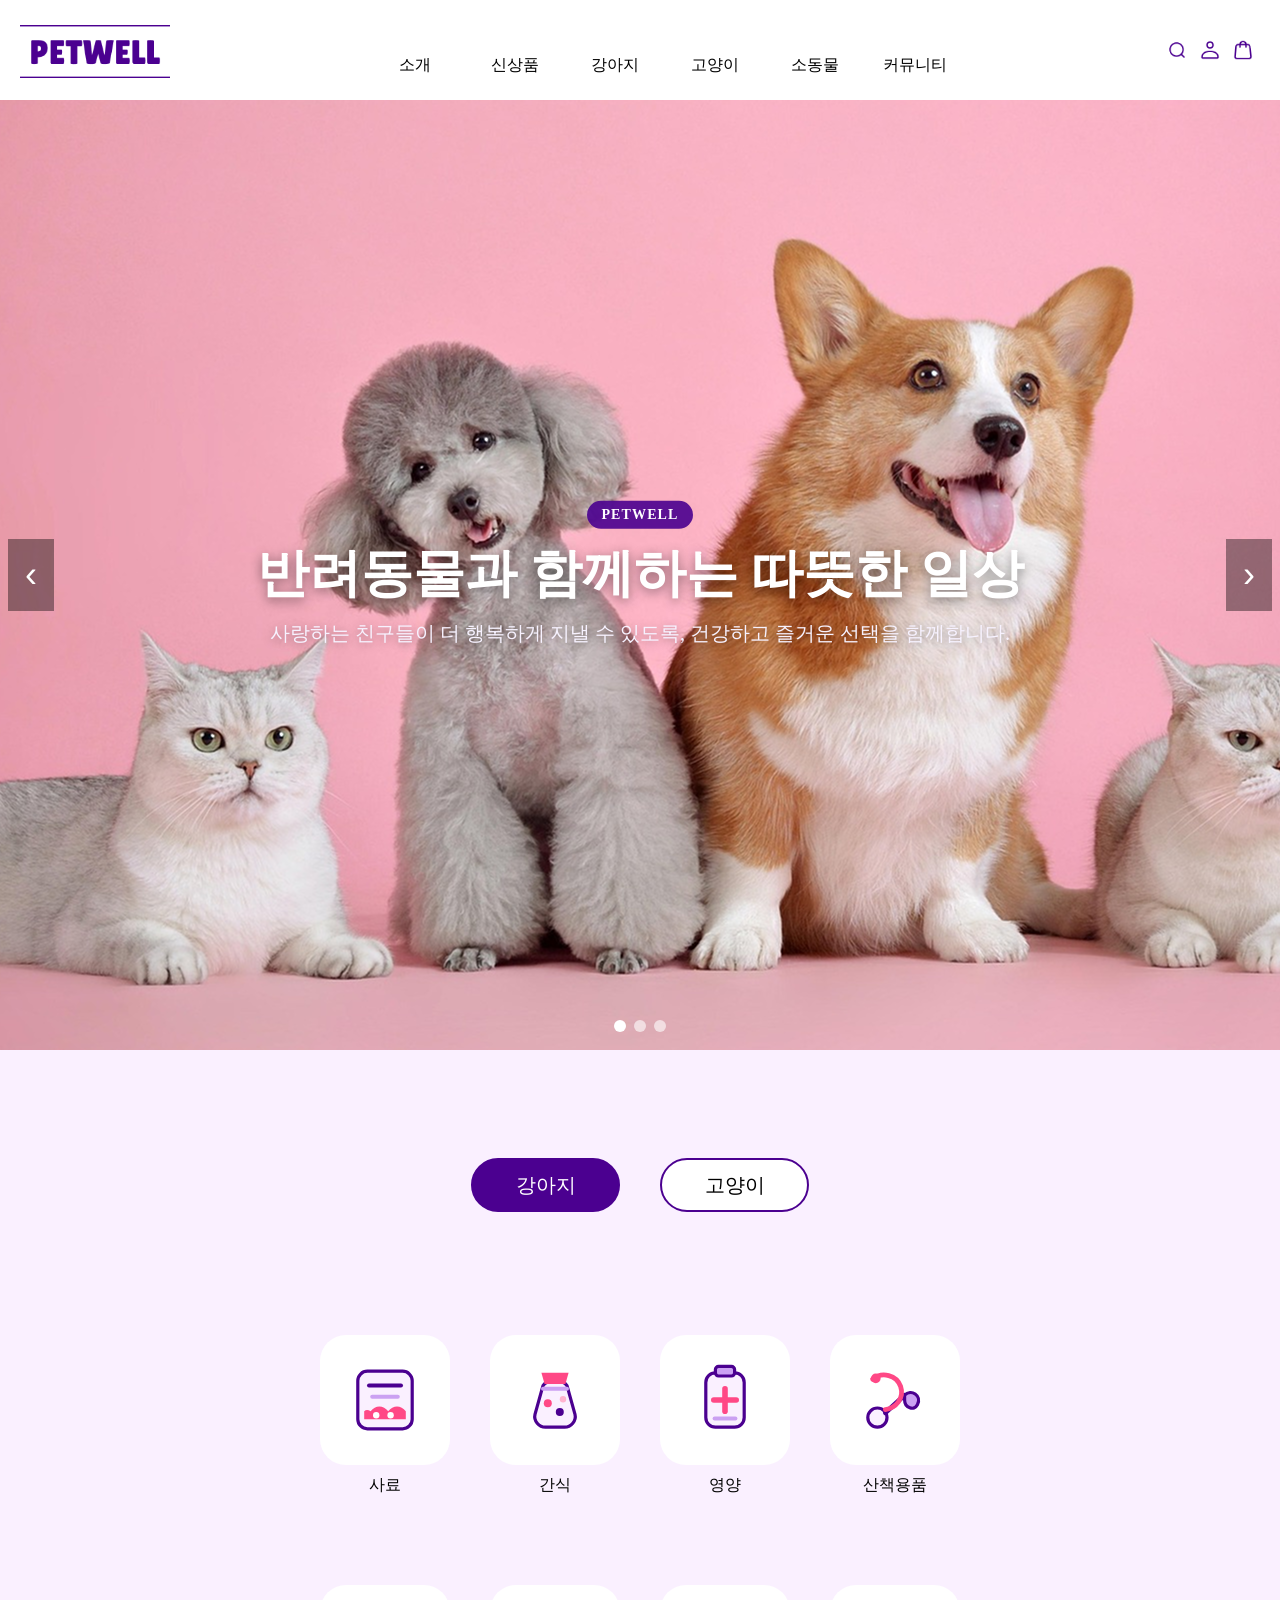
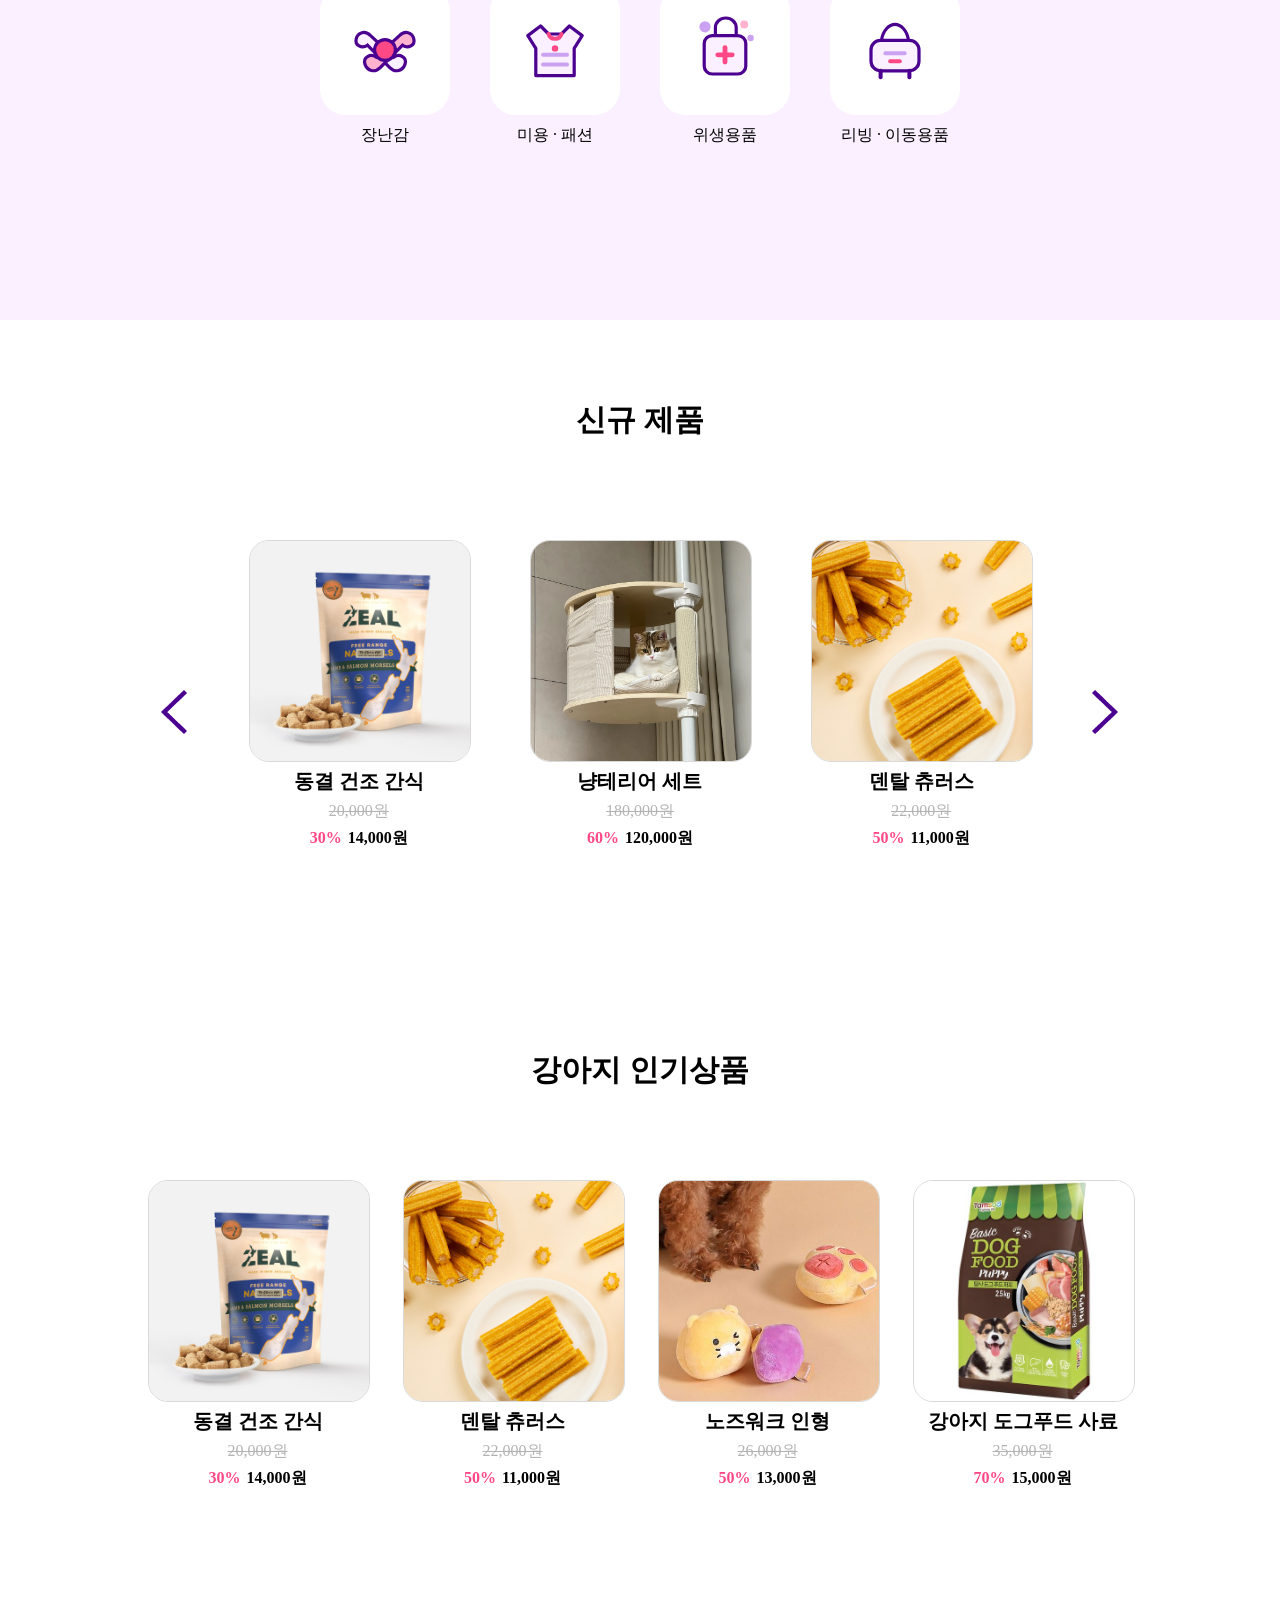
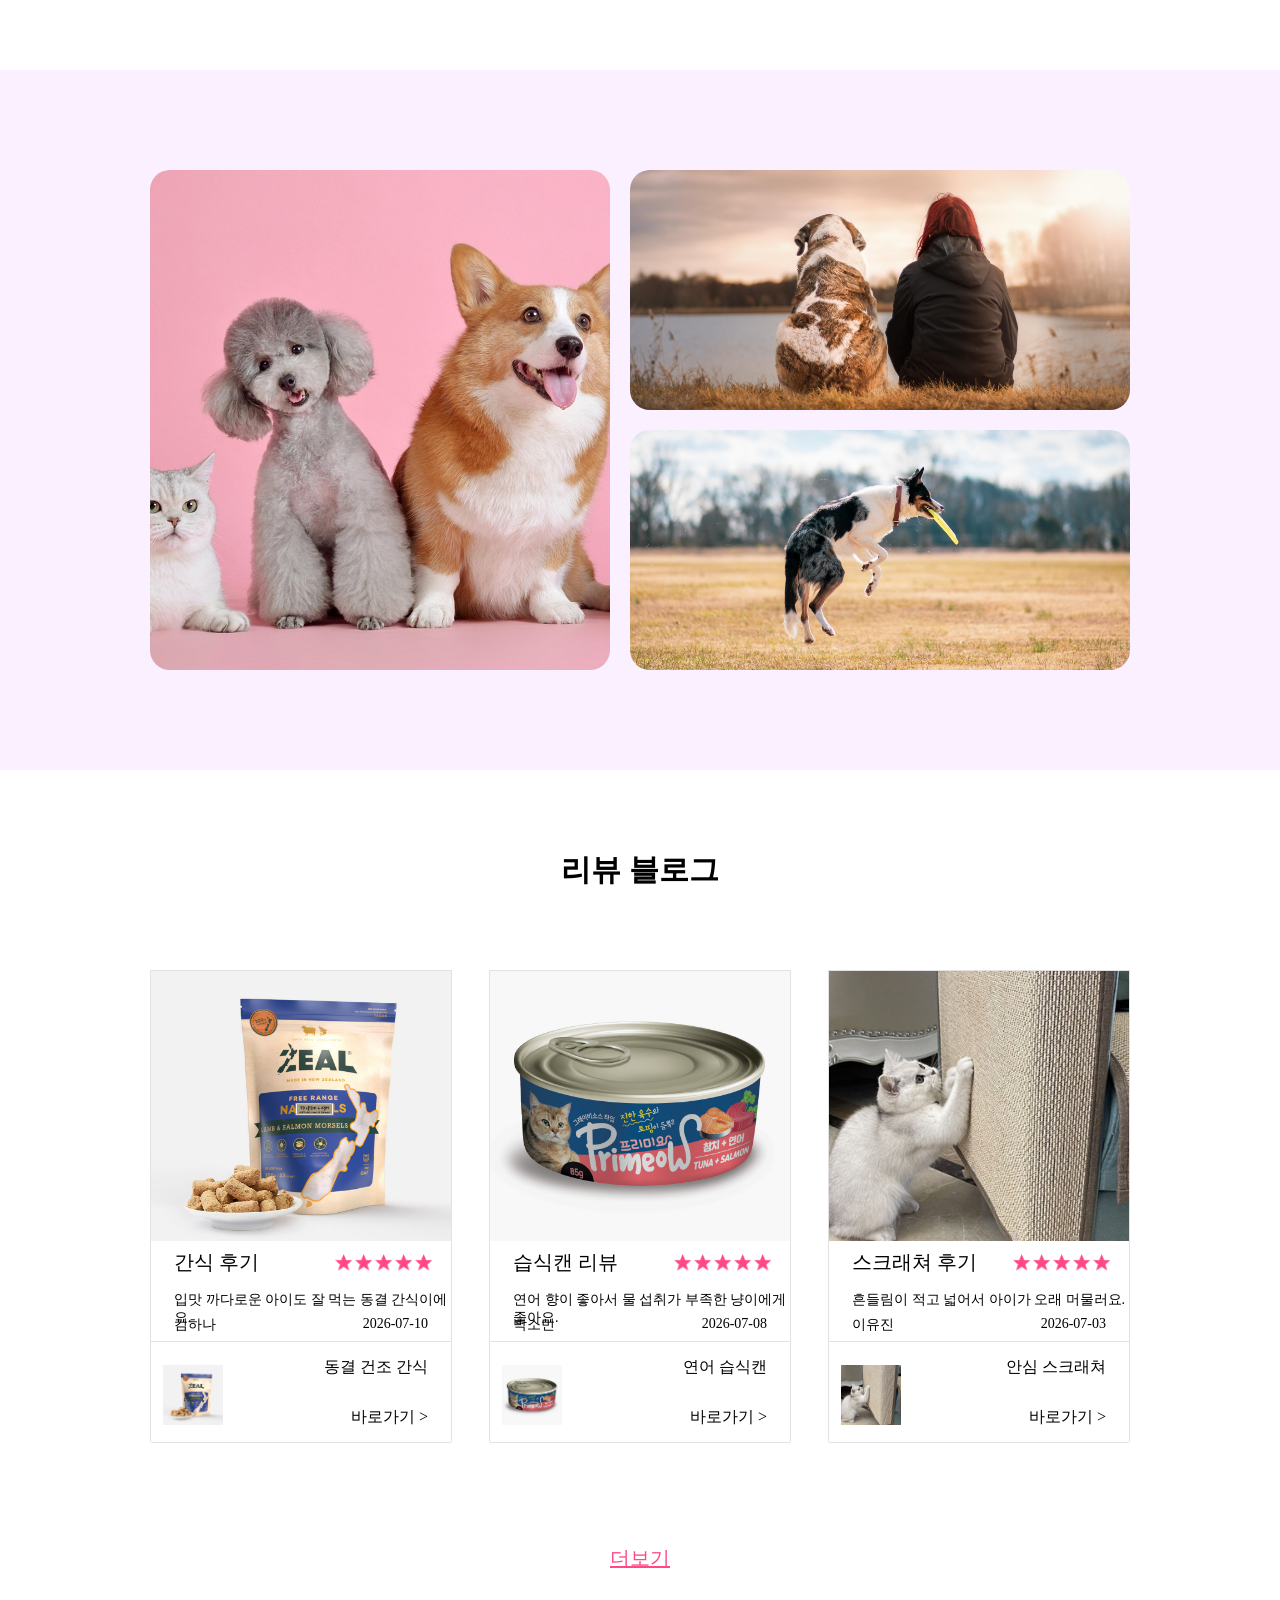
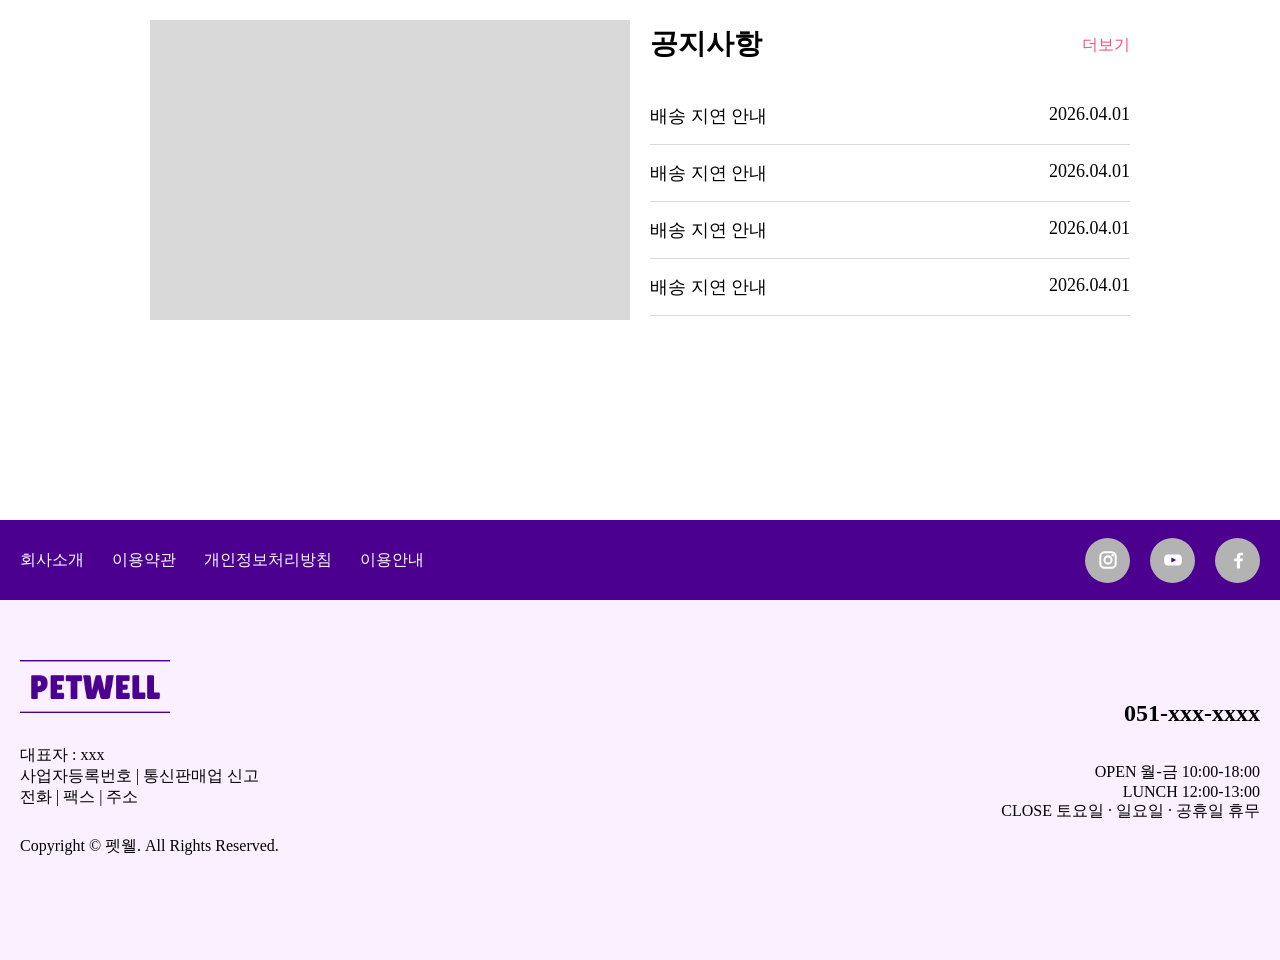
<file: index.html>
<!DOCTYPE html>
<html lang="ko">
<head>
    <meta charset="UTF-8">
    <meta name="viewport" content="width=device-width, initial-scale=1.0">
    <title>Petwell</title>
    <link rel="stylesheet" href="css/reset.css">
    <link rel="stylesheet" href="css/main.css">
    <link rel="stylesheet" href="css/style.css">
    <link rel="stylesheet" href="media/main_media.css">
    <link rel="stylesheet" href="media/style_media_480.css">
    <link rel="stylesheet" href="media/style_media_768.css">
    <link rel="stylesheet" href="media/style_media_1024.css">
    <link rel="stylesheet" href="media/style_media_1280.css">
</head>
<body>
    <div id="wrap">
        <div id="header">
            <div class="header_in">
                <div class="logo">
                    <a href="./index.html"><img src="images/logo.png" alt=""></a>
                </div>
                <div class="nav">
                    <ul class="nav_li">
                        <li>
                            <a href="./about.html">소개</a>
                            <ul class="submenu">
                                <li><a href="./about.html">회사소개</a></li>
                                <li><a href="">브랜드스토리</a></li>
                            </ul>
                        </li>
                        <li>
                            <a href="./new.html">신상품</a>
                            <ul class="submenu">
                                <li><a href="./new.html">전체상품</a></li>
                                <li><a href="">시즌상품</a></li>
                            </ul>
                        </li>
                        <li>
                            <a href="./dog.html">강아지</a>
                            <ul class="submenu">
                                <li><a href="./dog.html">사료·간식·영양</a></li>
                                <li><a href="">산책용품</a></li>
                                <li><a href="">장난감</a></li>
                                <li><a href="">미용·패션</a></li>
                                <li><a href="">위생용품</a></li>
                                <li><a href="">리빙·이동용품</a></li>
                                <li><a href="">기타 용품</a></li>
                            </ul>
                        </li>
                        <li>
                            <a href="./cat.html">고양이</a>
                            <ul class="submenu">
                                <li><a href="./cat.html">사료·간식·영양</a></li>
                                <li><a href="">캣타워·캣휠</a></li>
                                <li><a href="">장난감</a></li>
                                <li><a href="">미용·패션</a></li>
                                <li><a href="">위생용품</a></li>
                                <li><a href="">리빙·이동용품</a></li>
                                <li><a href="">기타 용품</a></li>
                            </ul>
                        </li>
                        <li>
                            <a href="./pet.html">소동물</a>
                            <ul class="submenu">
                                <li><a href="./pet.html">앵무새</a></li>
                                <li><a href="">햄스터</a></li>
                                <li><a href="">토끼</a></li>
                                <li><a href="">물고기</a></li>
                                <li><a href="">기타 동물</a></li>
                            </ul>
                        </li>
                        <li>
                            <a href="./notice.html">커뮤니티</a>
                            <ul class="submenu">
                                <li><a href="./notice.html">공지사항</a></li>
                                <li><a href="">FAQ</a></li>
                                <li><a href="">문의하기</a></li>
                                <li><a href="">멤버십</a></li>
                                <li><a href="">리뷰블로그</a></li>
                            </ul>
                        </li>
                    </ul>
                </div>
                <div class="h_icon">
                    <ul class="h_icon_li">
                        <li><img src="images/h_icon1.png" alt=""></li>
                        <li><img src="images/h_icon2.png" alt=""></li>
                        <li><img src="images/h_icon3.png" alt=""></li>
                    </ul>
                </div>
            </div>
        </div>
        <div id="main">
            <div class="slider" id="mainSlider">
                <div class="hero-copy">
                    <p class="hero-label">Petwell</p>
                    <h2>반려동물과 함께하는 따뜻한 일상</h2>
                    <p class="hero-text">사랑하는 친구들이 더 행복하게 지낼 수 있도록, 건강하고 즐거운 선택을 함께합니다.</p>
                </div>
                <div class="slides">
                    <div class="slide active">
                        <img src="images/slide1.png" alt="메인 이미지 1">
                    </div>
                    <div class="slide">
                        <img src="images/slide2.png" alt="메인 이미지 2">
                    </div>
                    <div class="slide">
                        <img src="images/slide3.png" alt="메인 이미지 3">
                    </div>
                </div>
                <button class="slider-btn prev" aria-label="이전 슬라이드">‹</button>
                <button class="slider-btn next" aria-label="다음 슬라이드">›</button>
                <div class="dots"></div>
            </div>
        </div>
        <div id="contents">
            <!-- content1 -->
            <div class="icon_nav">
                <div class="icon_nav_in">
                    <div class="icon_nav_btn" role="tablist" aria-label="반려동물 카테고리">
                        <a class="on" href="#dog-tab" role="tab" aria-selected="true" data-tab="dog">강아지</a>
                        <a href="#cat-tab" role="tab" aria-selected="false" data-tab="cat">고양이</a>
                    </div>
                    <div class="icon_nav_ul tab_panel active" id="dog-tab" role="tabpanel" data-tab-panel="dog">
                        <!-- top -->
                        <ul class="icon_nav_li">
                            <li class="li_box">
                                <div class="li_box_icon"><img src="images/dog_food.svg" alt="강아지 사료"></div>
                                <h4>사료</h4>
                            </li>
                            <li class="li_box">
                                <div class="li_box_icon"><img src="images/dog_treat.svg" alt="강아지 간식"></div>
                                <h4>간식</h4>
                            </li>
                            <li class="li_box">
                                <div class="li_box_icon"><img src="images/dog_nutrition.svg" alt="강아지 영양"></div>
                                <h4>영양</h4>
                            </li>
                            <li class="li_box">
                                <div class="li_box_icon"><img src="images/dog_walk.svg" alt="강아지 산책용품"></div>
                                <h4>산책용품</h4>
                            </li>
                        </ul>
                        <!-- bottom -->
                        <ul class="icon_nav_li">
                            <li class="li_box">
                                <div class="li_box_icon"><img src="images/dog_toy.svg" alt="강아지 장난감"></div>
                                <h4>장난감</h4>
                            </li>
                            <li class="li_box">
                                <div class="li_box_icon"><img src="images/dog_fashion.svg" alt="강아지 미용 패션"></div>
                                <h4>미용 · 패션</h4>
                            </li>
                            <li class="li_box">
                                <div class="li_box_icon"><img src="images/dog_hygiene.svg" alt="강아지 위생용품"></div>
                                <h4>위생용품</h4>
                            </li>
                            <li class="li_box">
                                <div class="li_box_icon"><img src="images/dog_living.svg" alt="강아지 리빙 이동용품"></div>
                                <h4>리빙 · 이동용품</h4>
                            </li>
                        </ul>
                    </div>
                    <div class="icon_nav_ul tab_panel" id="cat-tab" role="tabpanel" data-tab-panel="cat">
                        <!-- top -->
                        <ul class="icon_nav_li">
                            <li class="li_box">
                                <div class="li_box_icon"><img src="images/cat_food.svg" alt="고양이 사료"></div>
                                <h4>사료</h4>
                            </li>
                            <li class="li_box">
                                <div class="li_box_icon"><img src="images/cat_treat.svg" alt="고양이 간식"></div>
                                <h4>간식</h4>
                            </li>
                            <li class="li_box">
                                <div class="li_box_icon"><img src="images/cat_nutrition.svg" alt="고양이 영양"></div>
                                <h4>영양</h4>
                            </li>
                            <li class="li_box">
                                <div class="li_box_icon"><img src="images/cat_tower.svg" alt="고양이 캣타워 캣휠"></div>
                                <h4>캣타워 · 캣휠</h4>
                            </li>
                        </ul>
                        <!-- bottom -->
                        <ul class="icon_nav_li">
                            <li class="li_box">
                                <div class="li_box_icon"><img src="images/cat_toy.svg" alt="고양이 장난감"></div>
                                <h4>장난감</h4>
                            </li>
                            <li class="li_box">
                                <div class="li_box_icon"><img src="images/cat_fashion.svg" alt="고양이 미용 패션"></div>
                                <h4>미용 · 패션</h4>
                            </li>
                            <li class="li_box">
                                <div class="li_box_icon"><img src="images/cat_hygiene.svg" alt="고양이 위생용품"></div>
                                <h4>위생용품</h4>
                            </li>
                            <li class="li_box">
                                <div class="li_box_icon"><img src="images/cat_living.svg" alt="고양이 리빙 이동용품"></div>
                                <h4>리빙 · 이동용품</h4>
                            </li>
                        </ul>
                    </div>
                </div>
            </div>
            <!-- content2 -->
            <div class="new">
                <div class="title">
                    <h2>신규 제품</h2>
                </div>
                <div class="new_prod_list">
                    <div class="arrow" data-new-direction="prev" role="button" tabindex="0" aria-label="이전 신규제품">
                        <img src="images/left_Vector.png" alt="">
                    </div>
                    <div class="prod_item">
                        <div class="item_img"><img src="images/new_product01.jpg" alt="동결 건조 간식"></div>
                        <h5>동결 건조 간식</h5>
                        <p class="price">20,000원</p>
                        <p class="discount"><span>30%</span>14,000원</p>
                    </div>
                    <div class="prod_item">
                        <div class="item_img"><img src="images/new_product02.jpg" alt="냥테리어 세트"></div>
                        <h5>냥테리어 세트</h5>
                        <p class="price">180,000원</p>
                        <p class="discount"><span>60%</span>120,000원</p>
                    </div>
                    <div class="prod_item">
                        <div class="item_img"><img src="images/new_product03.jpg" alt="덴탈 츄러스"></div>
                        <h5>덴탈 츄러스</h5>
                        <p class="price">22,000원</p>
                        <p class="discount"><span>50%</span>11,000원</p>
                    </div>
                    <div class="arrow" data-new-direction="next" role="button" tabindex="0" aria-label="다음 신규제품">
                        <img src="images/right_Vector.png" alt="">
                    </div>
                </div>
            </div>
            <!-- content3 -->
            <div class="pet_popular">
            <div class="dog tab_panel active" data-tab-panel="dog">
                <div class="title">
                    <h2>강아지 인기상품</h2>
                </div>
                <div class="prod_list">
                    <div class="prod_item">
                        <div class="item_img"><img src="images/best_product01.jpg" alt="동결 건조 간식"></div>
                        <h5>동결 건조 간식</h5>
                        <p class="price">20,000원</p>
                        <p class="discount"><span>30%</span>14,000원</p>
                    </div>
                    <div class="prod_item">
                        <div class="item_img"><img src="images/best_product02.jpg" alt="덴탈 츄러스"></div>
                        <h5>덴탈 츄러스</h5>
                        <p class="price">22,000원</p>
                        <p class="discount"><span>50%</span>11,000원</p>
                    </div>
                    <div class="prod_item">
                        <div class="item_img"><img src="images/best_product03.jpg" alt="노즈워크 인형"></div>
                        <h5>노즈워크 인형</h5>
                        <p class="price">26,000원</p>
                        <p class="discount"><span>50%</span>13,000원</p>
                    </div>
                    <div class="prod_item">
                        <div class="item_img"><img src="images/best_product04.jpg" alt="강아지 도그푸드 사료"></div>
                        <h5>강아지 도그푸드 사료</h5>
                        <p class="price">35,000원</p>
                        <p class="discount"><span>70%</span>15,000원</p>
                    </div>
                </div>
            </div>
            <!-- content4 -->
            <div class="cat tab_panel" data-tab-panel="cat">
                <div class="title">
                    <h2>고양이 인기상품</h2>
                </div>
                <div class="prod_list">
                    <div class="prod_item">
                        <div class="item_img"><img src="images/best_product05.jpg" alt="연어 습식캔"></div>
                        <h5>연어 습식캔</h5>
                        <p class="price">9,000원</p>
                        <p class="discount"><span>45%</span>5,000원</p>
                    </div>
                    <div class="prod_item">
                        <div class="item_img"><img src="images/best_product06.jpg" alt="고양이 캣푸드 사료"></div>
                        <h5>고양이 캣푸드 사료</h5>
                        <p class="price">35,000원</p>
                        <p class="discount"><span>70%</span>15,000원</p>
                    </div>
                    <div class="prod_item">
                        <div class="item_img"><img src="images/best_product07.jpg" alt="치킨 츄르"></div>
                        <h5>치킨 츄르</h5>
                        <p class="price">26,000원</p>
                        <p class="discount"><span>50%</span>13,000원</p>
                    </div>
                    <div class="prod_item">
                        <div class="item_img"><img src="images/best_product08.jpg" alt="안심 스크래쳐"></div>
                        <h5>안심 스크래쳐</h5>
                        <p class="price">45,000원</p>
                        <p class="discount"><span>45%</span>25,000원</p>
                    </div>
                </div>
            </div>
            </div>
            <!-- content5 -->
            <div class="banner">
                <div class="banner_in">
                    <div class="b_left"><img src="images/slide1.png" alt="반려동물 건강 케어 배너"></div>
                    <div class="b_right">
                        <div class="b_top"><img src="images/slide2.png" alt="강아지 추천 상품 배너"></div>
                        <div class="b_bot"><img src="images/slide3.png" alt="고양이 추천 상품 배너"></div>
                    </div>
                </div>
            </div>
            <!-- content6 -->
            <div class="blog">
                <div class="title">
                    <h2>리뷰 블로그</h2>
                </div>
                <div class="blog_in">
                    <div class="blog_item">
                        <div class="blog_img"><img src="images/best_product01.jpg" alt="동결 건조 간식 리뷰"></div>
                        <div class="blog_m">
                            <div class="blog_m_top">
                                <div class="blog_m_title">
                                    <h4>간식 후기</h4>
                                </div>
                                <div class="blog_m_stars">
                                    <ul>
                                        <li><a href=""><img src="images/star_Vector.png" alt=""></a></li>
                                        <li><a href=""><img src="images/star_Vector.png" alt=""></a></li>
                                        <li><a href=""><img src="images/star_Vector.png" alt=""></a></li>
                                        <li><a href=""><img src="images/star_Vector.png" alt=""></a></li>
                                        <li><a href=""><img src="images/star_Vector.png" alt=""></a></li>
                                    </ul>
                                </div>
                            </div>
                            <div class="blog_m_mid">
                                <p>입맛 까다로운 아이도 잘 먹는 동결 간식이에요.</p>
                            </div>
                            <div class="blog_m_bot">
                                <div class="blog_m_b_l">
                                    <p>김하나</p>
                                </div>
                                <div class="blog_m_b_r">
                                    <p>2026-07-10</p>
                                </div>
                            </div>
                        </div>
                        <div class="blog_bot">
                            <div class="blog_bot_img">
                                <div><img src="images/best_product01.jpg" alt="동결 건조 간식"></div>
                            </div>
                            <div class="blog_bot_right">
                                <div class="blog_b_r_top">
                                    <p>동결 건조 간식</p>
                                </div>
                                <div class="blog_b_r_bot">
                                    <p>바로가기 &gt;</p>
                                </div>
                            </div>
                        </div>
                    </div>
                    <div class="blog_item">
                        <div class="blog_img"><img src="images/best_product05.jpg" alt="연어 습식캔 리뷰"></div>
                        <div class="blog_m">
                            <div class="blog_m_top">
                                <div class="blog_m_title">
                                    <h4>습식캔 리뷰</h4>
                                </div>
                                <div class="blog_m_stars">
                                    <ul>
                                        <li><a href=""><img src="images/star_Vector.png" alt=""></a></li>
                                        <li><a href=""><img src="images/star_Vector.png" alt=""></a></li>
                                        <li><a href=""><img src="images/star_Vector.png" alt=""></a></li>
                                        <li><a href=""><img src="images/star_Vector.png" alt=""></a></li>
                                        <li><a href=""><img src="images/star_Vector.png" alt=""></a></li>
                                    </ul>
                                </div>
                            </div>
                            <div class="blog_m_mid">
                                <p>연어 향이 좋아서 물 섭취가 부족한 냥이에게 좋아요.</p>
                            </div>
                            <div class="blog_m_bot">
                                <div class="blog_m_b_l">
                                    <p>박소민</p>
                                </div>
                                <div class="blog_m_b_r">
                                    <p>2026-07-08</p>
                                </div>
                            </div>
                        </div>
                        <div class="blog_bot">
                            <div class="blog_bot_img">
                                <div><img src="images/best_product05.jpg" alt="연어 습식캔"></div>
                            </div>
                            <div class="blog_bot_right">
                                <div class="blog_b_r_top">
                                    <p>연어 습식캔</p>
                                </div>
                                <div class="blog_b_r_bot">
                                    <p>바로가기 &gt;</p>
                                </div>
                            </div>
                        </div>
                    </div>
                    <div class="blog_item">
                        <div class="blog_img"><img src="images/best_product08.jpg" alt="안심 스크래쳐 리뷰"></div>
                        <div class="blog_m">
                            <div class="blog_m_top">
                                <div class="blog_m_title">
                                    <h4>스크래쳐 후기</h4>
                                </div>
                                <div class="blog_m_stars">
                                    <ul>
                                        <li><a href=""><img src="images/star_Vector.png" alt=""></a></li>
                                        <li><a href=""><img src="images/star_Vector.png" alt=""></a></li>
                                        <li><a href=""><img src="images/star_Vector.png" alt=""></a></li>
                                        <li><a href=""><img src="images/star_Vector.png" alt=""></a></li>
                                        <li><a href=""><img src="images/star_Vector.png" alt=""></a></li>
                                    </ul>
                                </div>
                            </div>
                            <div class="blog_m_mid">
                                <p>흔들림이 적고 넓어서 아이가 오래 머물러요.</p>
                            </div>
                            <div class="blog_m_bot">
                                <div class="blog_m_b_l">
                                    <p>이유진</p>
                                </div>
                                <div class="blog_m_b_r">
                                    <p>2026-07-03</p>
                                </div>
                            </div>
                        </div>
                        <div class="blog_bot">
                            <div class="blog_bot_img">
                                <div><img src="images/best_product08.jpg" alt="안심 스크래쳐"></div>
                            </div>
                            <div class="blog_bot_right">
                                <div class="blog_b_r_top">
                                    <p>안심 스크래쳐</p>
                                </div>
                                <div class="blog_b_r_bot">
                                    <p>바로가기 &gt;</p>
                                </div>
                            </div>
                        </div>
                    </div>
                </div>
                <p class="more"><a href="">더보기</a></p>
            </div>
            <!-- content7 -->
            <div class="notice">
                <div class="notice_in">
                    <div class="n_movie">
                        <iframe src="https://www.youtube.com/embed/J---aiyznGQ" title="반려동물 유튜브 영상" allow="accelerometer; autoplay; clipboard-write; encrypted-media; gyroscope; picture-in-picture; web-share" allowfullscreen></iframe>
                    </div>
                    <div class="n_list">
                        <div class="n_title">
                            <h4>공지사항</h4>
                            <p><a href="">더보기</a></p>
                        </div>
                        <div class="n_ul">
                            <ul>
                                <li><a href="">배송 지연 안내</a><p>2026.04.01</p></li>
                                <li><a href="">배송 지연 안내</a><p>2026.04.01</p></li>
                                <li><a href="">배송 지연 안내</a><p>2026.04.01</p></li>
                                <li><a href="">배송 지연 안내</a><p>2026.04.01</p></li>
                            </ul>
                        </div>
                    </div>
                </div>
            </div>
        </div>
        <div id="footer">
            <div class="f_header">
                <div class="f_header_in">
                    <div class="f_nav">
                        <ul>
                            <li><a href="">회사소개</a></li>
                            <li><a href="">이용약관</a></li>
                            <li><a href="">개인정보처리방침</a></li>
                            <li><a href="">이용안내</a></li>
                        </ul>
                    </div>
                    <div class="sns">
                        <a href="" aria-label="인스타그램"><img src="images/sns_instagram.svg" alt=""></a>
                        <a href="" aria-label="유튜브"><img src="images/sns_youtube.svg" alt=""></a>
                        <a href="" aria-label="페이스북"><img src="images/sns_facebook.svg" alt=""></a>
                    </div>
                </div>
            </div>
            <div class="f_con">
                <div class="f_con_in">
                    <div class="f_con_in_l">
                        <div class="f_logo">
                            <a href="./index.html"><img src="images/logo.png" alt=""></a>
                            <p>대표자 : xxx<br>
                            사업자등록번호 | 통신판매업 신고<br>
                            전화 | 팩스 | 주소</p>
                            <p>Copyright © 펫웰. All Rights Reserved.</p>
                        </div>
                    </div>
                    <div class="f_con_in_r">
                        <h5>051-xxx-xxxx</h5>
                        <p>OPEN 월-금 10:00-18:00<br>
                        LUNCH 12:00-13:00<br>
                        CLOSE 토요일 · 일요일 · 공휴일 휴무</p>
                    </div>
                </div>
            </div>
        </div>
</div>
    <script src="js/slider.js"></script>
    <script src="js/dropdown.js"></script>
    <script src="js/tabs.js"></script>
    <script src="js/new-products.js"></script>
</body>
</html>
</file>
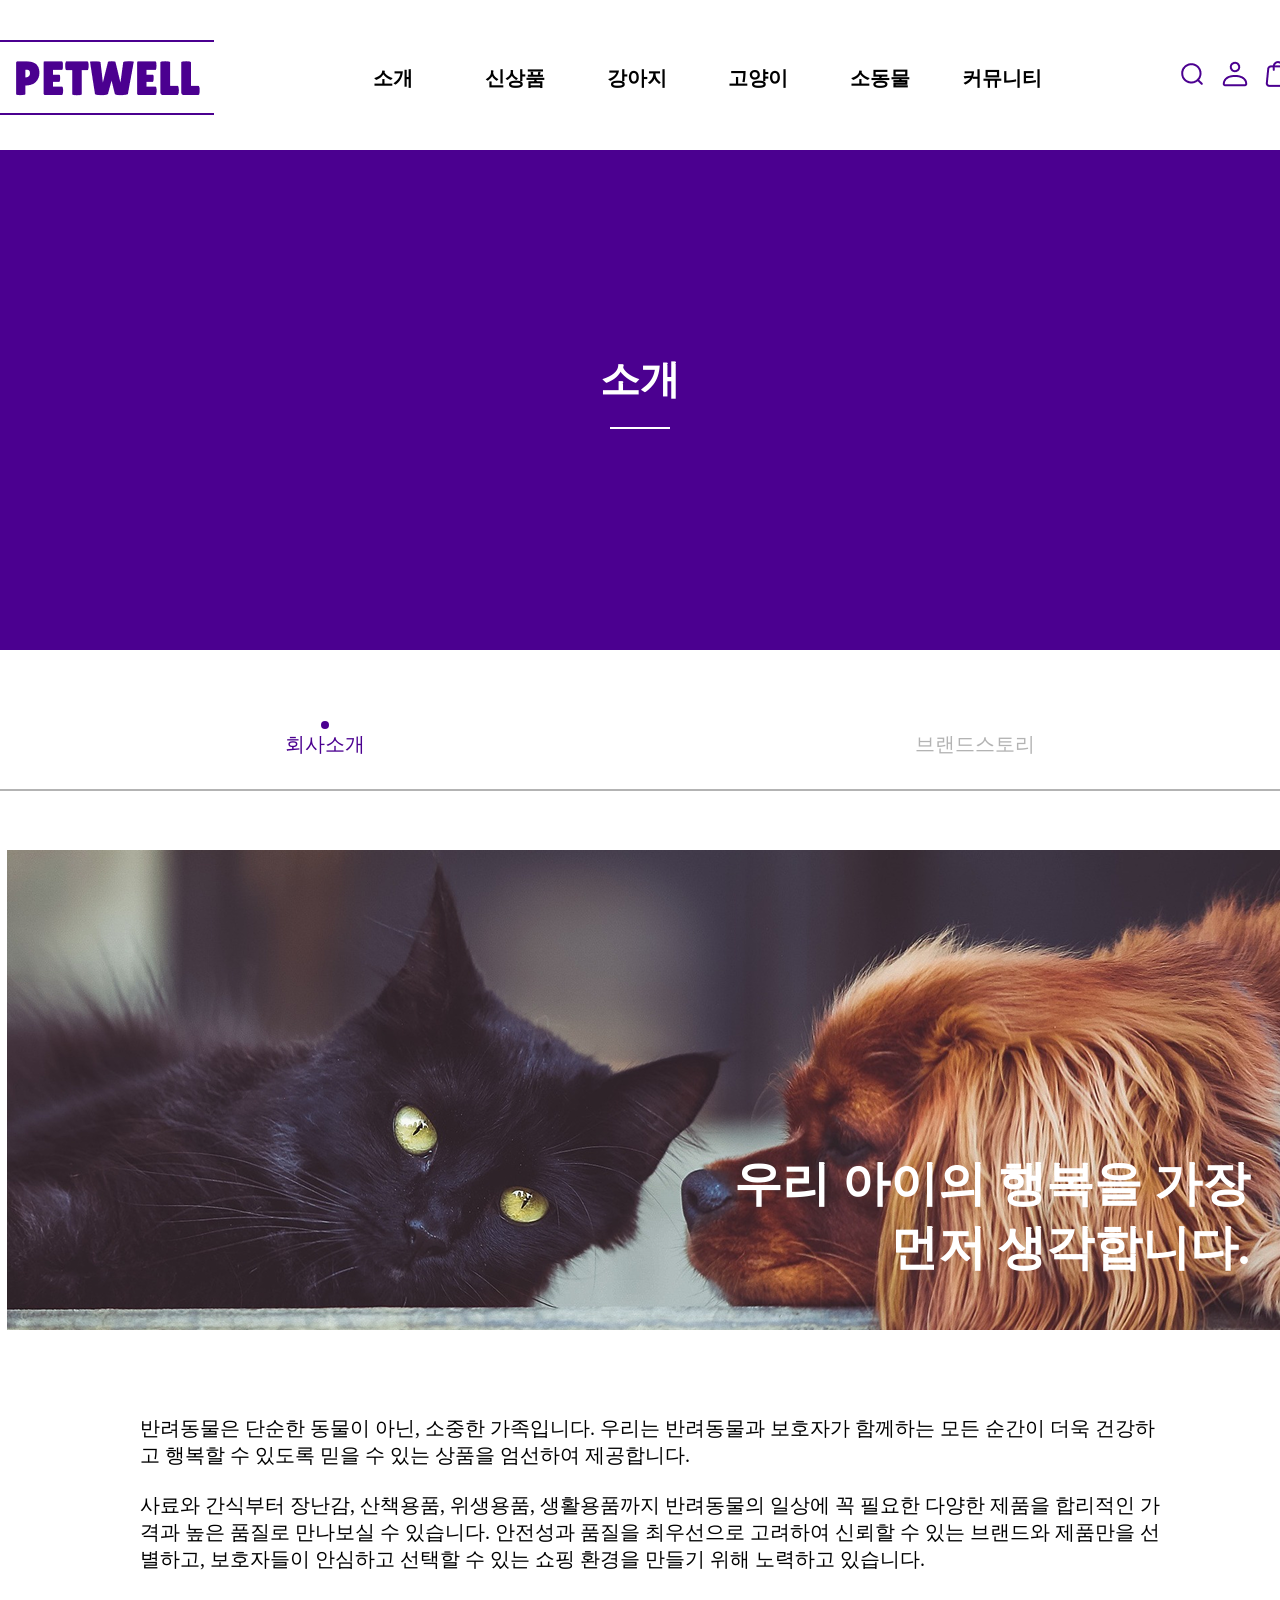
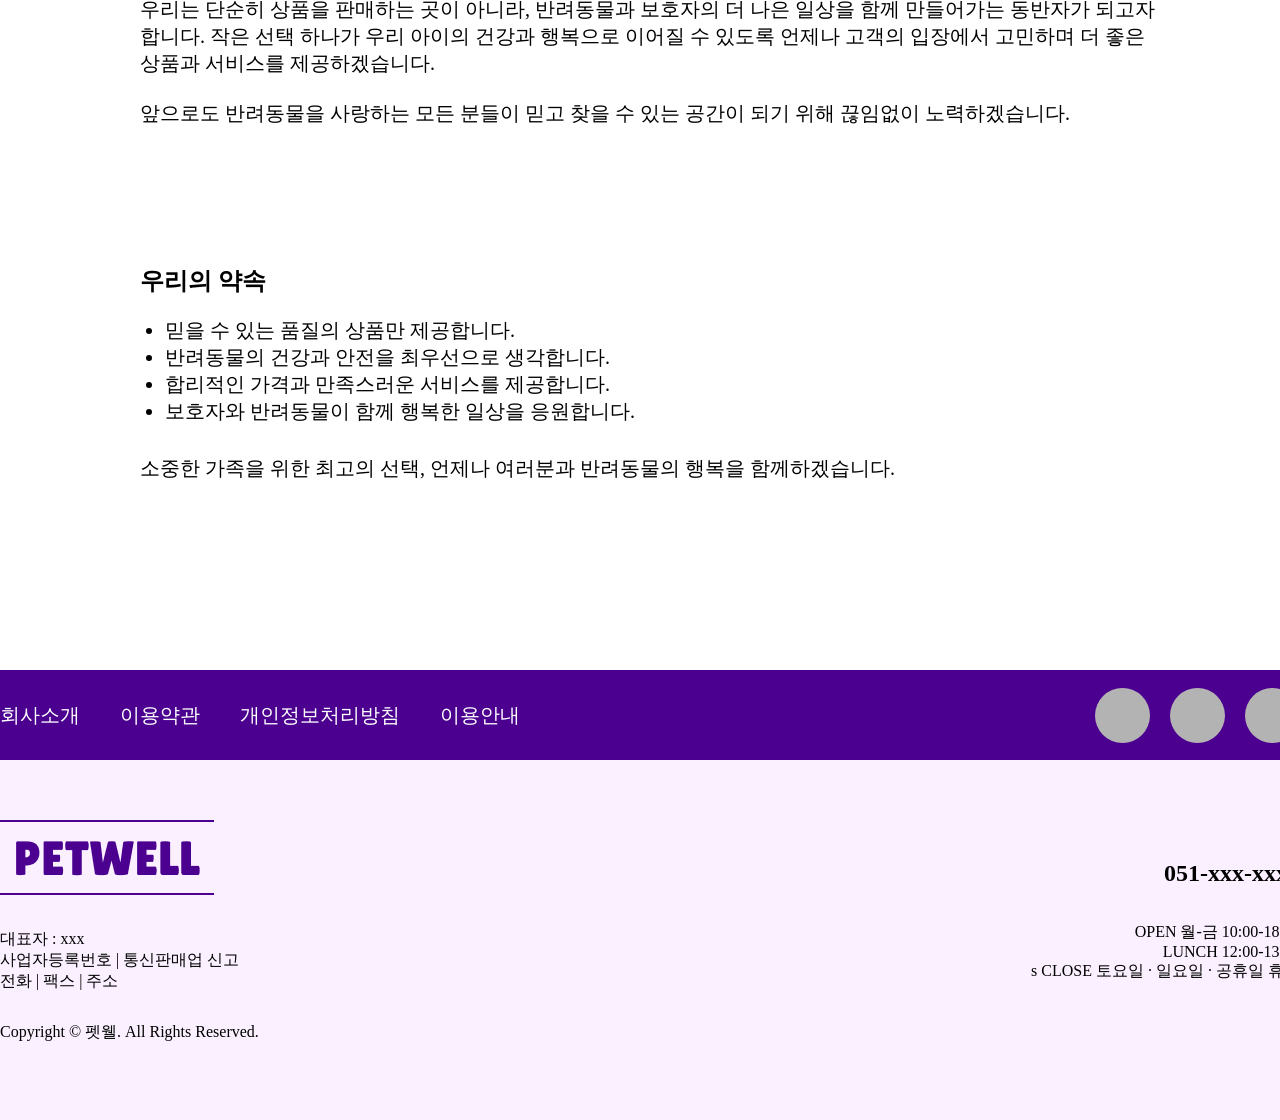
<file: about.html>
<!DOCTYPE html>
<html lang="ko">
<head>
    <meta charset="UTF-8">
    <meta name="viewport" content="width=device-width, initial-scale=1.0">
    <title>Petwell-About</title>
    <link rel="stylesheet" href="css/reset.css">
    <link rel="stylesheet" href="css/main.css">
    <link rel="stylesheet" href="css/about.css">
</head>
<body>
    <div id="wrap">
        <!-- header -->
        <div id="header">
            <div class="header_in">
                <div class="logo">
                    <a href="./index.html"><img src="images/logo.png" alt=""></a>
                </div>
                <div class="nav">
                    <ul class="nav_li">
                        <li><a href="./about.html">소개</a></li>
                        <li><a href="./new.html">신상품</a></li>
                        <li><a href="./dog.html">강아지</a></li>
                        <li><a href="./cat.html">고양이</a></li>
                        <li><a href="./pet.html">소동물</a></li>
                        <li><a href="./notice.html">커뮤니티</a></li>
                    </ul>
                </div>
                <div class="h_icon">
                    <ul class="h_icon_li">
                        <li><img src="images/h_icon1.png" alt=""></li>
                        <li><img src="images/h_icon2.png" alt=""></li>
                        <li><img src="images/h_icon3.png" alt=""></li>
                    </ul>
                </div>
            </div>
        </div>
        <!-- main -->
        <div id="main">
            <h3>소개</h3>
        </div>
        <!-- contents -->
        <div id="contents">
            <div class="con_nav">
                <ul>
                    <li class="on"><a href="">회사소개</a></li>
                    <li><a href="">브랜드스토리</a></li>
                </ul>
            </div>
            <div class="con_content">
                <div class="con_thumb" source="images/thumb.png">
                    <h2>우리 아이의 행복을 가장<br>먼저 생각합니다.</h2>
                </div>
                <div class="con_inner">
                    <p>
                    반려동물은 단순한 동물이 아닌, 소중한 가족입니다.
                    우리는 반려동물과 보호자가 함께하는 모든 순간이 더욱 건강하고
                    행복할 수 있도록 믿을 수 있는 상품을 엄선하여 제공합니다.<br><br>
                    사료와 간식부터 장난감, 산책용품, 위생용품, 생활용품까지
                    반려동물의 일상에 꼭 필요한 다양한 제품을 합리적인 가격과
                    높은 품질로 만나보실 수 있습니다. 안전성과 품질을 최우선으로 고려하여
                    신뢰할 수 있는 브랜드와 제품만을 선별하고, 보호자들이 안심하고
                    선택할 수 있는 쇼핑 환경을 만들기 위해 노력하고 있습니다.<br><br>
                    우리는 단순히 상품을 판매하는 곳이 아니라, 반려동물과 보호자의
                    더 나은 일상을 함께 만들어가는 동반자가 되고자 합니다.
                    작은 선택 하나가 우리 아이의 건강과 행복으로 이어질 수 있도록
                    언제나 고객의 입장에서 고민하며 더 좋은 상품과 서비스를 제공하겠습니다.<br><br>
                    앞으로도 반려동물을 사랑하는 모든 분들이 믿고 찾을 수 있는 공간이 되기 위해 끊임없이 노력하겠습니다.
                    </p>
                </div>
                <div class="con_sub">
                    <h4>우리의 약속</h4>
                    <ul>
                        <li>믿을 수 있는 품질의 상품만 제공합니다.</li>
                        <li>반려동물의 건강과 안전을 최우선으로 생각합니다.</li>
                        <li>합리적인 가격과 만족스러운 서비스를 제공합니다.</li>
                        <li>보호자와 반려동물이 함께 행복한 일상을 응원합니다.</li>
                    </ul>
                    <p>소중한 가족을 위한 최고의 선택, 언제나 여러분과 반려동물의 행복을 함께하겠습니다.</p>
                </div>
            </div>
        </div>
        <!-- footer -->
        <div id="footer">
            <div class="f_header">
                <div class="f_header_in">
                    <div class="f_nav">
                        <ul>
                            <li><a href="">회사소개</a></li>
                            <li><a href="">이용약관</a></li>
                            <li><a href="">개인정보처리방침</a></li>
                            <li><a href="">이용안내</a></li>
                        </ul>
                    </div>
                    <div class="sns">
                        <a href=""></a>
                        <a href=""></a>
                        <a href=""></a>
                    </div>
                </div>
            </div>
            <div class="f_con">
                <div class="f_con_in">
                    <div class="f_con_in_l">
                        <div class="f_logo">
                            <a href="./index.html"><img src="images/logo.png" alt=""></a>
                            <p>대표자 : xxx<br>
                            사업자등록번호 | 통신판매업 신고<br>
                            전화 | 팩스 | 주소</p>
                            <p>Copyright © 펫웰. All Rights Reserved.</p>
                        </div>
                    </div>
                    <div class="f_con_in_r">
                        <h5>051-xxx-xxxx</h5>
                        <p>OPEN 월-금 10:00-18:00<br>
                        LUNCH 12:00-13:00<br>s
                        CLOSE 토요일 · 일요일 · 공휴일 휴무</p>
                    </div>
                </div>
            </div>
        </div>
    </div>
</body>
</html>
</file>
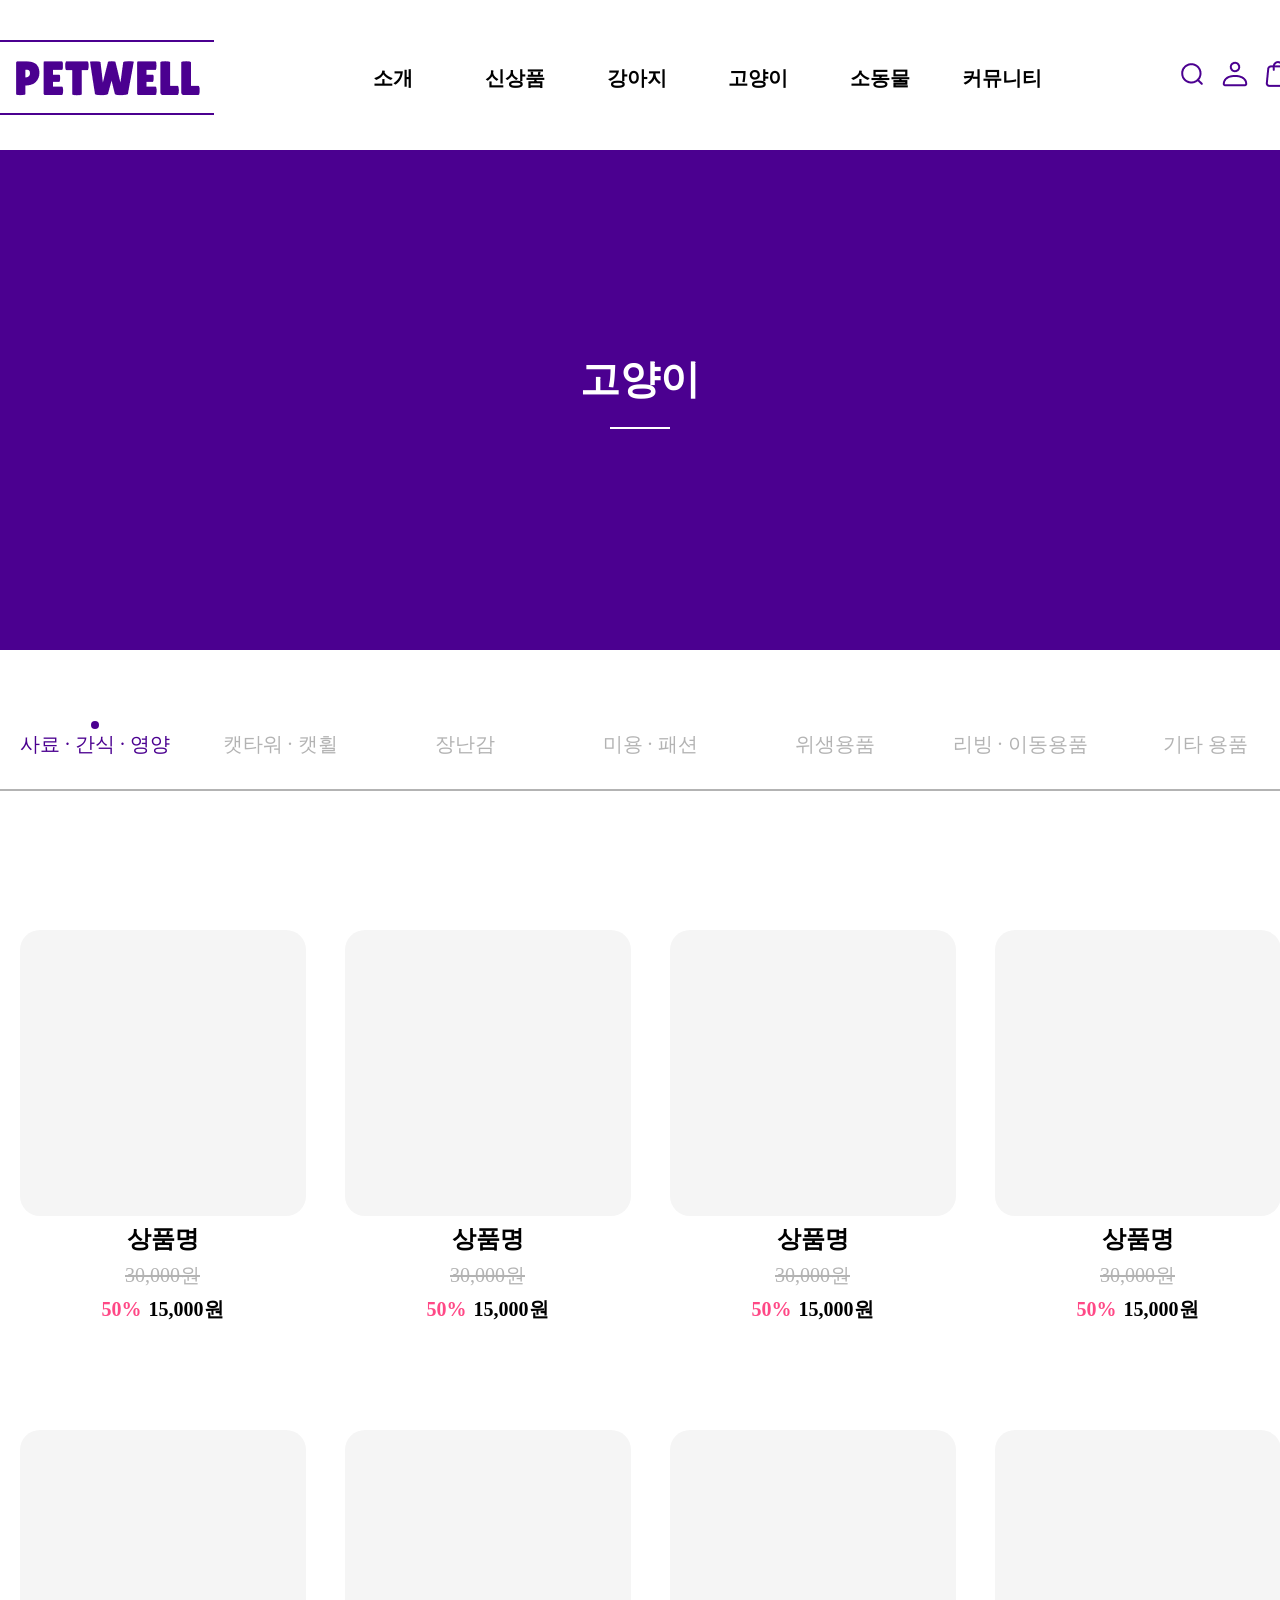
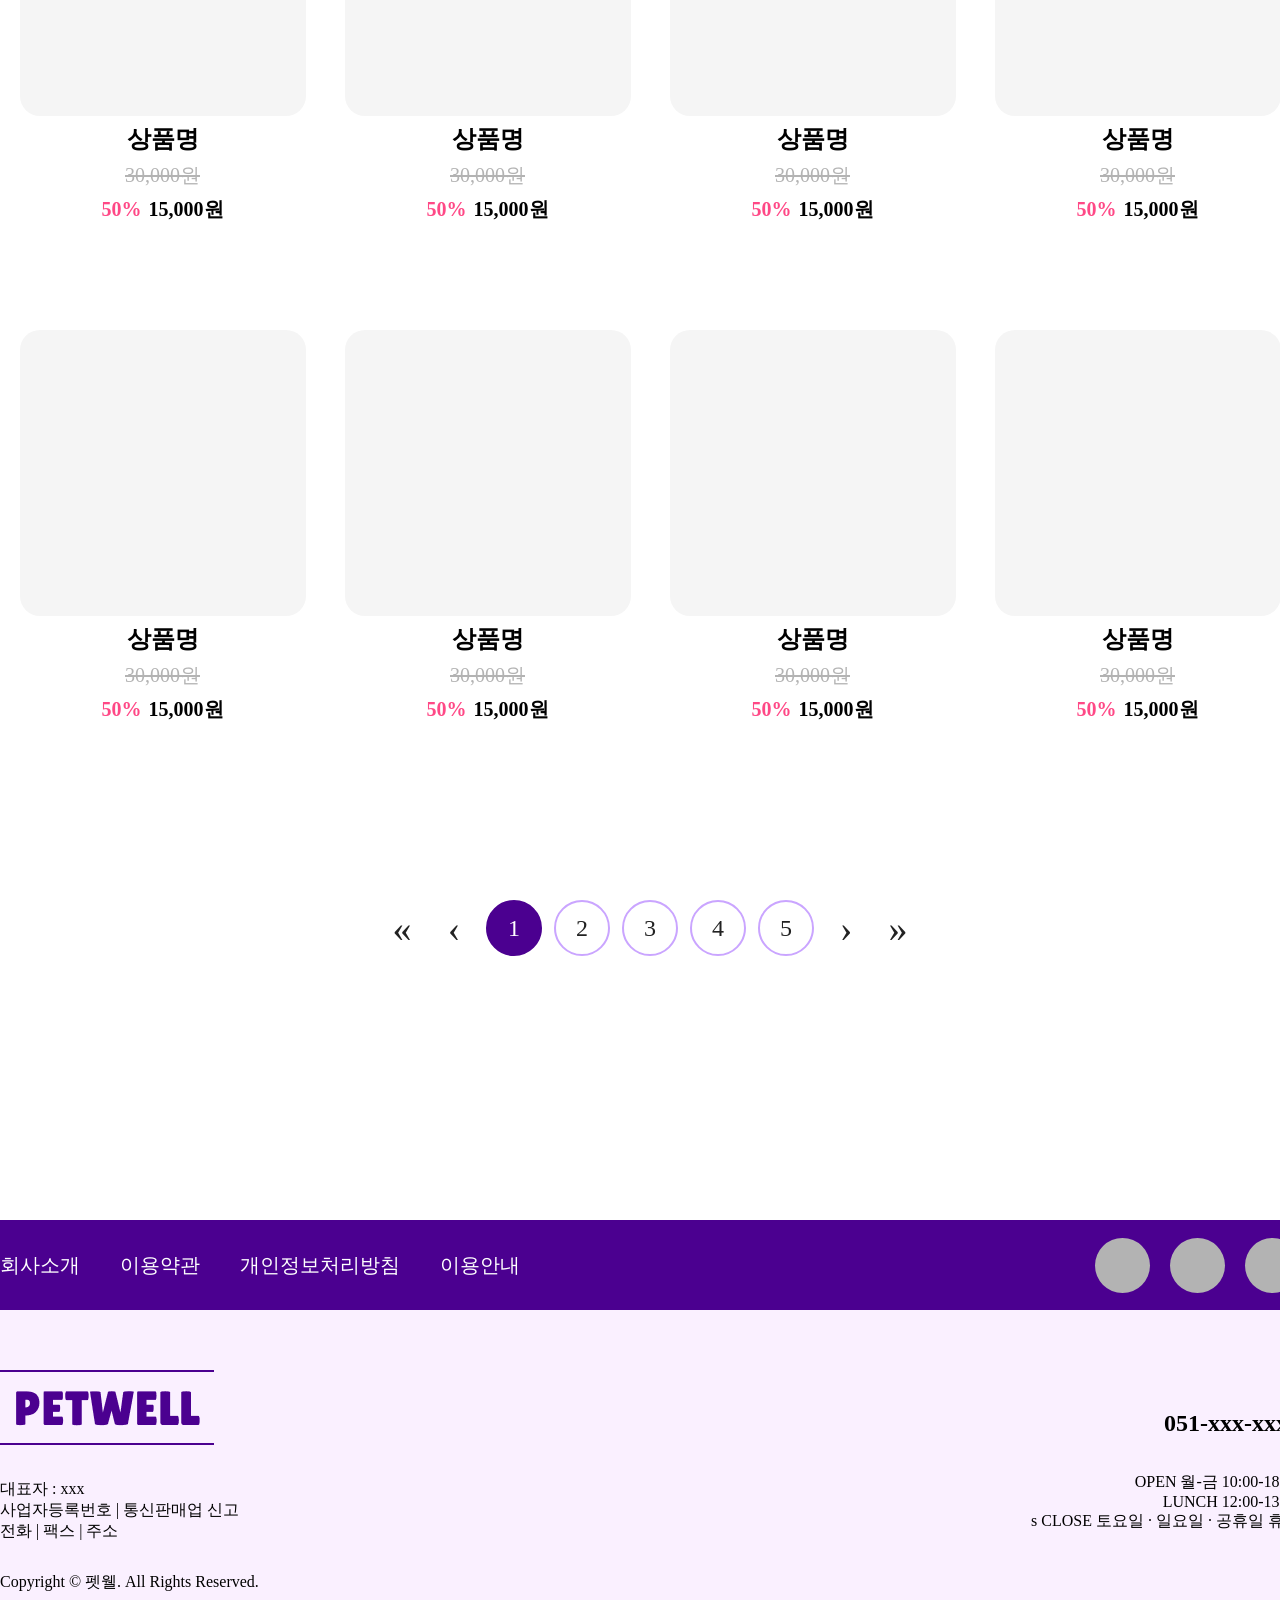
<file: cat.html>
<!DOCTYPE html>
<html lang="ko">
<head>
    <meta charset="UTF-8">
    <meta name="viewport" content="width=device-width, initial-scale=1.0">
    <title>Petwell-Cat</title>
    <link rel="stylesheet" href="css/reset.css">
    <link rel="stylesheet" href="css/main.css">
    <link rel="stylesheet" href="css/cat.css">
</head>
<body>
    <div id="wrap">
        <!-- header -->
        <div id="header">
            <div class="header_in">
                <div class="logo">
                    <a href="./index.html"><img src="images/logo.png" alt=""></a>
                </div>
                <div class="nav">
                    <ul class="nav_li">
                        <li><a href="./about.html">소개</a></li>
                        <li><a href="./new.html">신상품</a></li>
                        <li><a href="./dog.html">강아지</a></li>
                        <li><a href="./cat.html">고양이</a></li>
                        <li><a href="./pet.html">소동물</a></li>
                        <li><a href="./notice.html">커뮤니티</a></li>
                    </ul>
                </div>
                <div class="h_icon">
                    <ul class="h_icon_li">
                        <li><img src="images/h_icon1.png" alt=""></li>
                        <li><img src="images/h_icon2.png" alt=""></li>
                        <li><img src="images/h_icon3.png" alt=""></li>
                    </ul>
                </div>
            </div>
        </div>
        <!-- main -->
        <div id="main">
            <h3>고양이</h3>
        </div>
        <!-- contents -->
        <div id="contents">
            <div class="con_nav">
                <ul>
                    <li class="on"><a href="">사료 · 간식 · 영양</a></li>
                    <li><a href="">캣타워 · 캣휠</a></li>
                    <li><a href="">장난감</a></li>
                    <li><a href="">미용 · 패션</a></li>
                    <li><a href="">위생용품</a></li>
                    <li><a href="">리빙 · 이동용품</a></li>
                    <li><a href="">기타 용품</a></li>
                </ul>
            </div>
            <div class="con_prod">
                <div class="prod_list">
                    <div class="prod_item">
                        <div class="item_img"></div>
                        <h5>상품명</h5>
                        <p class="price">30,000원</p>
                        <p class="discount"><span>50%</span>15,000원</p>
                    </div>
                    <div class="prod_item">
                        <div class="item_img"></div>
                        <h5>상품명</h5>
                        <p class="price">30,000원</p>
                        <p class="discount"><span>50%</span>15,000원</p>
                    </div>
                    <div class="prod_item">
                        <div class="item_img"></div>
                        <h5>상품명</h5>
                        <p class="price">30,000원</p>
                        <p class="discount"><span>50%</span>15,000원</p>
                    </div>
                    <div class="prod_item">
                        <div class="item_img"></div>
                        <h5>상품명</h5>
                        <p class="price">30,000원</p>
                        <p class="discount"><span>50%</span>15,000원</p>
                    </div>
                </div>
                <div class="prod_list">
                    <div class="prod_item">
                        <div class="item_img"></div>
                        <h5>상품명</h5>
                        <p class="price">30,000원</p>
                        <p class="discount"><span>50%</span>15,000원</p>
                    </div>
                    <div class="prod_item">
                        <div class="item_img"></div>
                        <h5>상품명</h5>
                        <p class="price">30,000원</p>
                        <p class="discount"><span>50%</span>15,000원</p>
                    </div>
                    <div class="prod_item">
                        <div class="item_img"></div>
                        <h5>상품명</h5>
                        <p class="price">30,000원</p>
                        <p class="discount"><span>50%</span>15,000원</p>
                    </div>
                    <div class="prod_item">
                        <div class="item_img"></div>
                        <h5>상품명</h5>
                        <p class="price">30,000원</p>
                        <p class="discount"><span>50%</span>15,000원</p>
                    </div>
                </div>
                <div class="prod_list">
                    <div class="prod_item">
                        <div class="item_img"></div>
                        <h5>상품명</h5>
                        <p class="price">30,000원</p>
                        <p class="discount"><span>50%</span>15,000원</p>
                    </div>
                    <div class="prod_item">
                        <div class="item_img"></div>
                        <h5>상품명</h5>
                        <p class="price">30,000원</p>
                        <p class="discount"><span>50%</span>15,000원</p>
                    </div>
                    <div class="prod_item">
                        <div class="item_img"></div>
                        <h5>상품명</h5>
                        <p class="price">30,000원</p>
                        <p class="discount"><span>50%</span>15,000원</p>
                    </div>
                    <div class="prod_item">
                        <div class="item_img"></div>
                        <h5>상품명</h5>
                        <p class="price">30,000원</p>
                        <p class="discount"><span>50%</span>15,000원</p>
                    </div>
                </div>
                <div class="btn">
                    <a href="#" class="arrow first">&laquo;</a>
                    <a href="#" class="arrow prev">&lsaquo;</a>

                    <a href="#" class="page active">1</a>
                    <a href="#" class="page">2</a>
                    <a href="#" class="page">3</a>
                    <a href="#" class="page">4</a>
                    <a href="#" class="page">5</a>

                    <a href="#" class="arrow next">&rsaquo;</a>
                    <a href="#" class="arrow last">&raquo;</a>
                </div>
            </div>
        </div>
        <!-- footer -->
        <div id="footer">
            <div class="f_header">
                <div class="f_header_in">
                    <div class="f_nav">
                        <ul>
                            <li><a href="">회사소개</a></li>
                            <li><a href="">이용약관</a></li>
                            <li><a href="">개인정보처리방침</a></li>
                            <li><a href="">이용안내</a></li>
                        </ul>
                    </div>
                    <div class="sns">
                        <a href=""></a>
                        <a href=""></a>
                        <a href=""></a>
                    </div>
                </div>
            </div>
            <div class="f_con">
                <div class="f_con_in">
                    <div class="f_con_in_l">
                        <div class="f_logo">
                            <a href="./index.html"><img src="images/logo.png" alt=""></a>
                            <p>대표자 : xxx<br>
                            사업자등록번호 | 통신판매업 신고<br>
                            전화 | 팩스 | 주소</p>
                            <p>Copyright © 펫웰. All Rights Reserved.</p>
                        </div>
                    </div>
                    <div class="f_con_in_r">
                        <h5>051-xxx-xxxx</h5>
                        <p>OPEN 월-금 10:00-18:00<br>
                        LUNCH 12:00-13:00<br>s
                        CLOSE 토요일 · 일요일 · 공휴일 휴무</p>
                    </div>
                </div>
            </div>
        </div>
    </div>
</body>
</html>
</file>
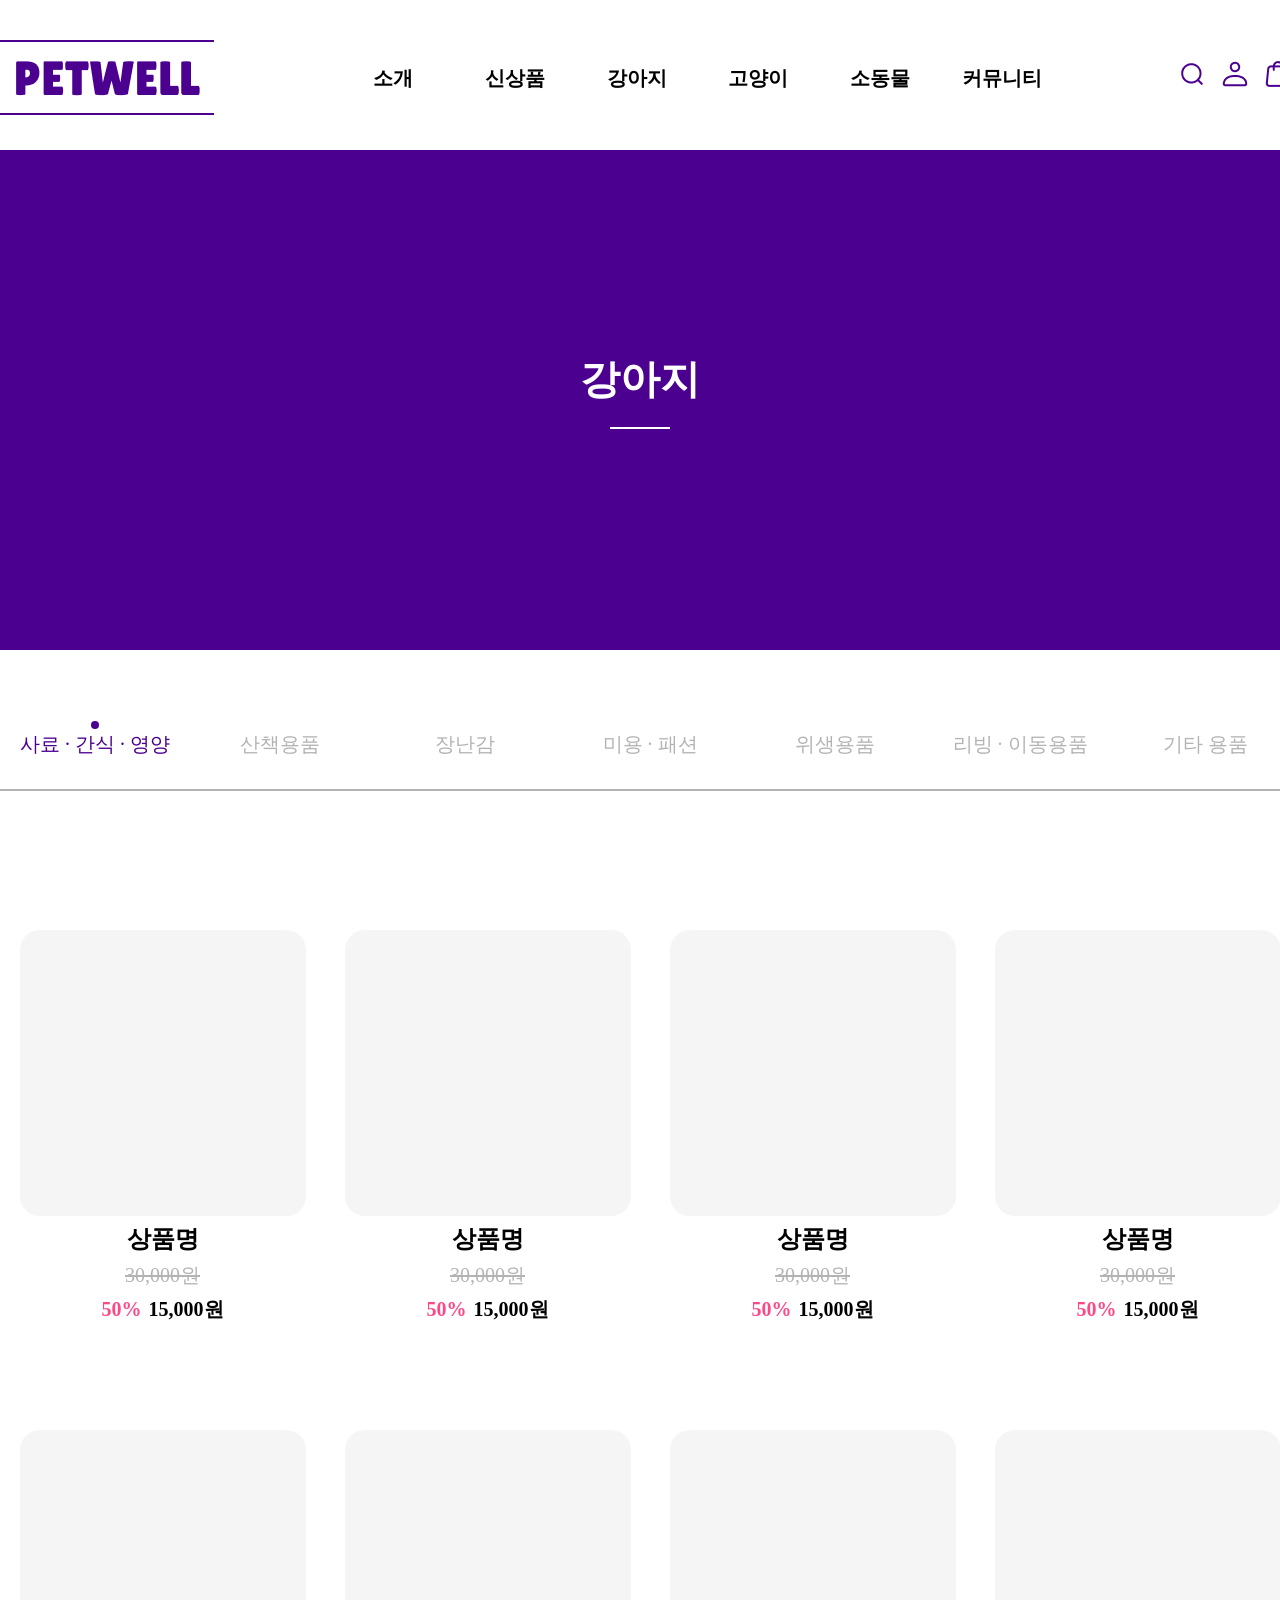
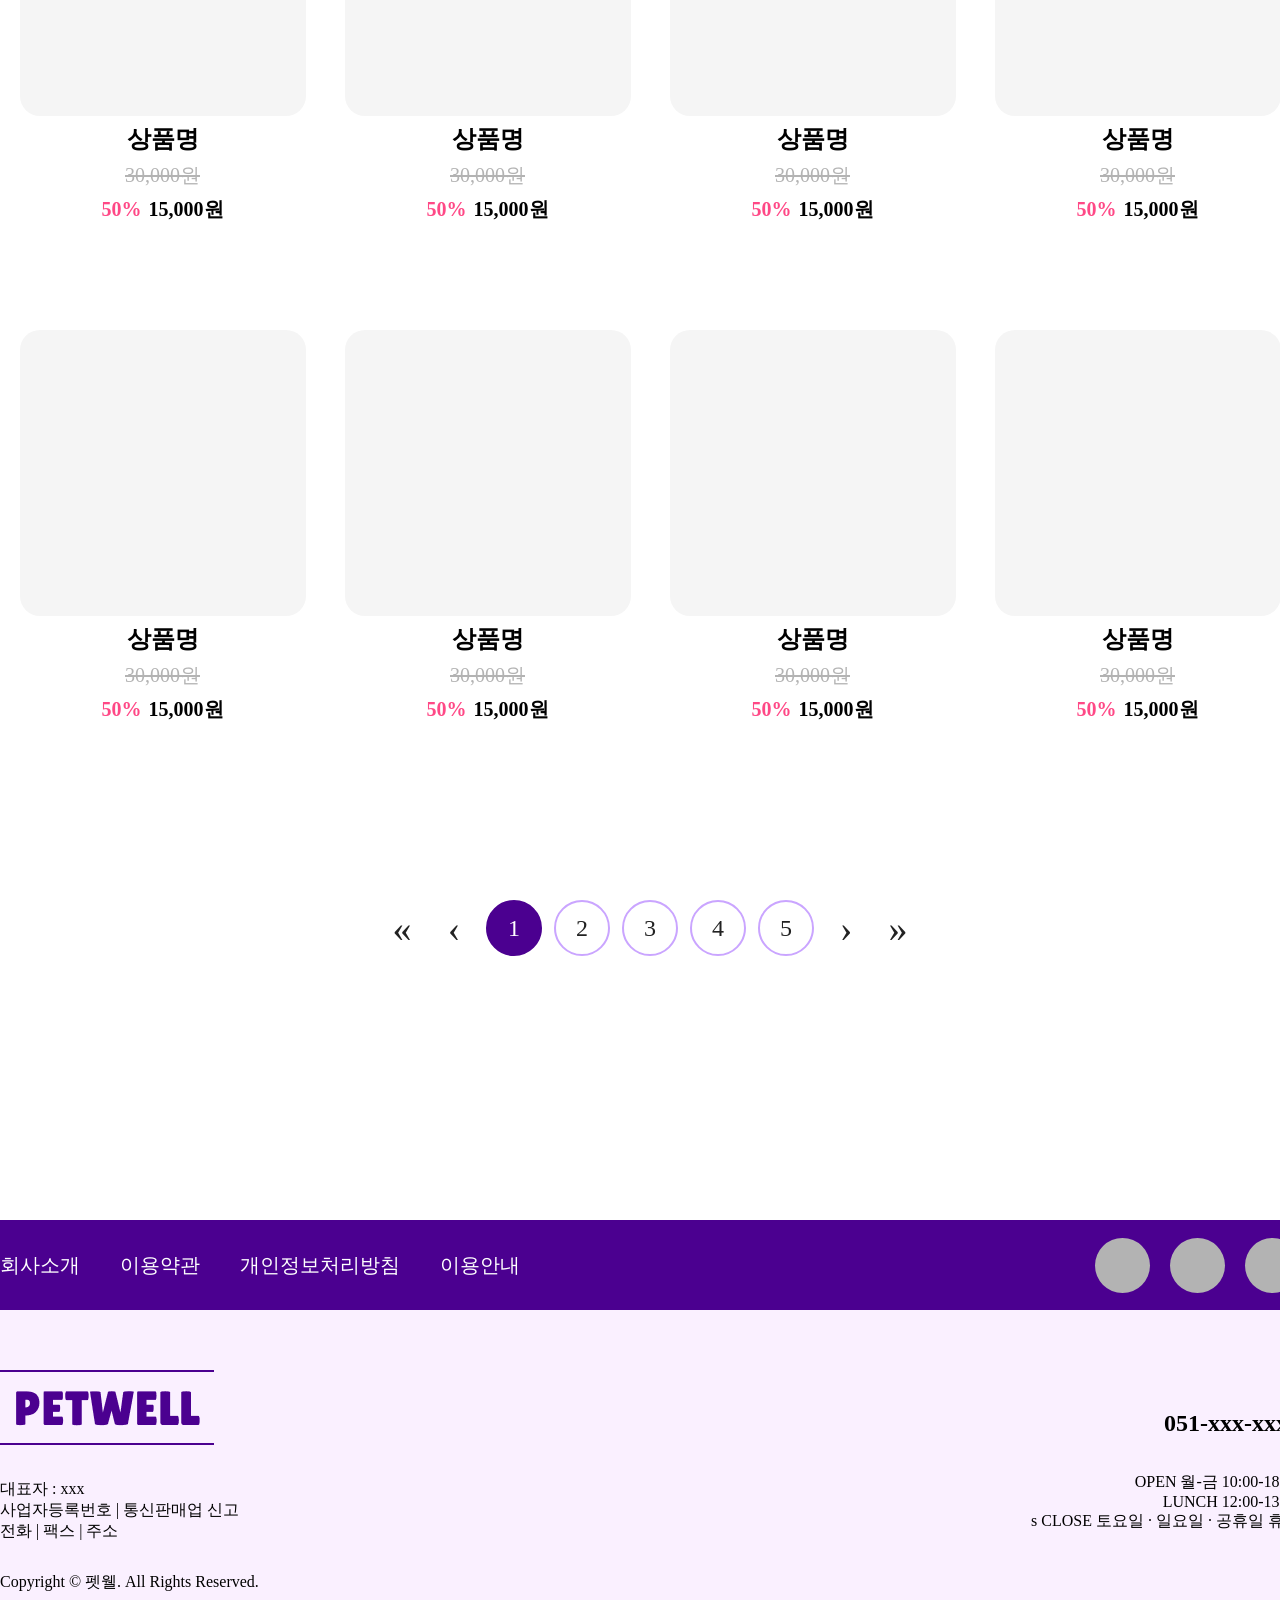
<file: dog.html>
<!DOCTYPE html>
<html lang="ko">
<head>
    <meta charset="UTF-8">
    <meta name="viewport" content="width=device-width, initial-scale=1.0">
    <title>Petwell-Dog</title>
    <link rel="stylesheet" href="css/reset.css">
    <link rel="stylesheet" href="css/main.css">
    <link rel="stylesheet" href="css/dog.css">
</head>
<body>
    <div id="wrap">
        <!-- header -->
        <div id="header">
            <div class="header_in">
                <div class="logo">
                    <a href="./index.html"><img src="images/logo.png" alt=""></a>
                </div>
                <div class="nav">
                    <ul class="nav_li">
                        <li><a href="./about.html">소개</a></li>
                        <li><a href="./new.html">신상품</a></li>
                        <li><a href="./dog.html">강아지</a></li>
                        <li><a href="./cat.html">고양이</a></li>
                        <li><a href="./pet.html">소동물</a></li>
                        <li><a href="./notice.html">커뮤니티</a></li>
                    </ul>
                </div>
                <div class="h_icon">
                    <ul class="h_icon_li">
                        <li><img src="images/h_icon1.png" alt=""></li>
                        <li><img src="images/h_icon2.png" alt=""></li>
                        <li><img src="images/h_icon3.png" alt=""></li>
                    </ul>
                </div>
            </div>
        </div>
        <!-- main -->
        <div id="main">
            <h3>강아지</h3>
        </div>
        <!-- contents -->
        <div id="contents">
            <div class="con_nav">
                <ul>
                    <li class="on"><a href="">사료 · 간식 · 영양</a></li>
                    <li><a href="">산책용품</a></li>
                    <li><a href="">장난감</a></li>
                    <li><a href="">미용 · 패션</a></li>
                    <li><a href="">위생용품</a></li>
                    <li><a href="">리빙 · 이동용품</a></li>
                    <li><a href="">기타 용품</a></li>
                </ul>
            </div>
            <div class="con_prod">
                <div class="prod_list">
                    <div class="prod_item">
                        <div class="item_img"></div>
                        <h5>상품명</h5>
                        <p class="price">30,000원</p>
                        <p class="discount"><span>50%</span>15,000원</p>
                    </div>
                    <div class="prod_item">
                        <div class="item_img"></div>
                        <h5>상품명</h5>
                        <p class="price">30,000원</p>
                        <p class="discount"><span>50%</span>15,000원</p>
                    </div>
                    <div class="prod_item">
                        <div class="item_img"></div>
                        <h5>상품명</h5>
                        <p class="price">30,000원</p>
                        <p class="discount"><span>50%</span>15,000원</p>
                    </div>
                    <div class="prod_item">
                        <div class="item_img"></div>
                        <h5>상품명</h5>
                        <p class="price">30,000원</p>
                        <p class="discount"><span>50%</span>15,000원</p>
                    </div>
                </div>
                <div class="prod_list">
                    <div class="prod_item">
                        <div class="item_img"></div>
                        <h5>상품명</h5>
                        <p class="price">30,000원</p>
                        <p class="discount"><span>50%</span>15,000원</p>
                    </div>
                    <div class="prod_item">
                        <div class="item_img"></div>
                        <h5>상품명</h5>
                        <p class="price">30,000원</p>
                        <p class="discount"><span>50%</span>15,000원</p>
                    </div>
                    <div class="prod_item">
                        <div class="item_img"></div>
                        <h5>상품명</h5>
                        <p class="price">30,000원</p>
                        <p class="discount"><span>50%</span>15,000원</p>
                    </div>
                    <div class="prod_item">
                        <div class="item_img"></div>
                        <h5>상품명</h5>
                        <p class="price">30,000원</p>
                        <p class="discount"><span>50%</span>15,000원</p>
                    </div>
                </div>
                <div class="prod_list">
                    <div class="prod_item">
                        <div class="item_img"></div>
                        <h5>상품명</h5>
                        <p class="price">30,000원</p>
                        <p class="discount"><span>50%</span>15,000원</p>
                    </div>
                    <div class="prod_item">
                        <div class="item_img"></div>
                        <h5>상품명</h5>
                        <p class="price">30,000원</p>
                        <p class="discount"><span>50%</span>15,000원</p>
                    </div>
                    <div class="prod_item">
                        <div class="item_img"></div>
                        <h5>상품명</h5>
                        <p class="price">30,000원</p>
                        <p class="discount"><span>50%</span>15,000원</p>
                    </div>
                    <div class="prod_item">
                        <div class="item_img"></div>
                        <h5>상품명</h5>
                        <p class="price">30,000원</p>
                        <p class="discount"><span>50%</span>15,000원</p>
                    </div>
                </div>
                <div class="btn">
                    <a href="#" class="arrow first">&laquo;</a>
                    <a href="#" class="arrow prev">&lsaquo;</a>

                    <a href="#" class="page active">1</a>
                    <a href="#" class="page">2</a>
                    <a href="#" class="page">3</a>
                    <a href="#" class="page">4</a>
                    <a href="#" class="page">5</a>

                    <a href="#" class="arrow next">&rsaquo;</a>
                    <a href="#" class="arrow last">&raquo;</a>
                </div>
            </div>
        </div>
        <!-- footer -->
        <div id="footer">
            <div class="f_header">
                <div class="f_header_in">
                    <div class="f_nav">
                        <ul>
                            <li><a href="">회사소개</a></li>
                            <li><a href="">이용약관</a></li>
                            <li><a href="">개인정보처리방침</a></li>
                            <li><a href="">이용안내</a></li>
                        </ul>
                    </div>
                    <div class="sns">
                        <a href=""></a>
                        <a href=""></a>
                        <a href=""></a>
                    </div>
                </div>
            </div>
            <div class="f_con">
                <div class="f_con_in">
                    <div class="f_con_in_l">
                        <div class="f_logo">
                            <a href="./index.html"><img src="images/logo.png" alt=""></a>
                            <p>대표자 : xxx<br>
                            사업자등록번호 | 통신판매업 신고<br>
                            전화 | 팩스 | 주소</p>
                            <p>Copyright © 펫웰. All Rights Reserved.</p>
                        </div>
                    </div>
                    <div class="f_con_in_r">
                        <h5>051-xxx-xxxx</h5>
                        <p>OPEN 월-금 10:00-18:00<br>
                        LUNCH 12:00-13:00<br>s
                        CLOSE 토요일 · 일요일 · 공휴일 휴무</p>
                    </div>
                </div>
            </div>
        </div>
    </div>
</body>
</html>
</file>
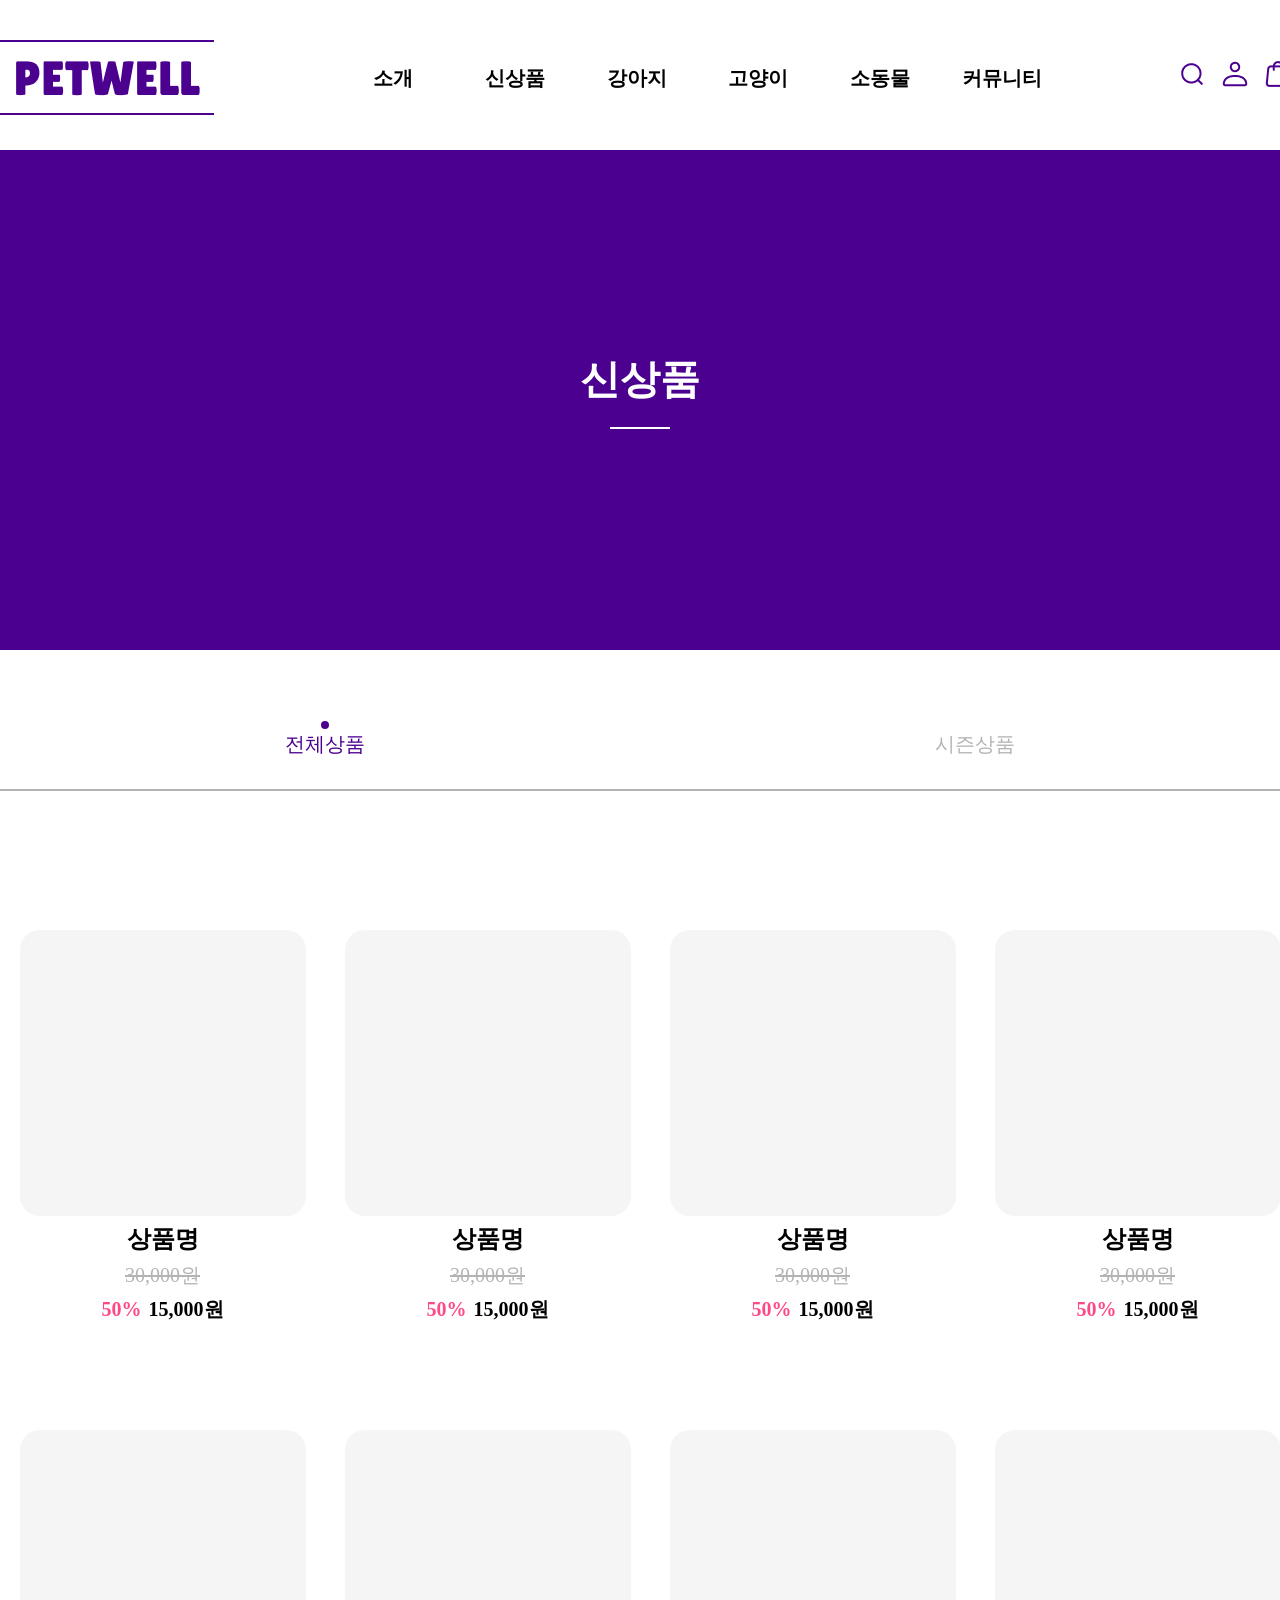
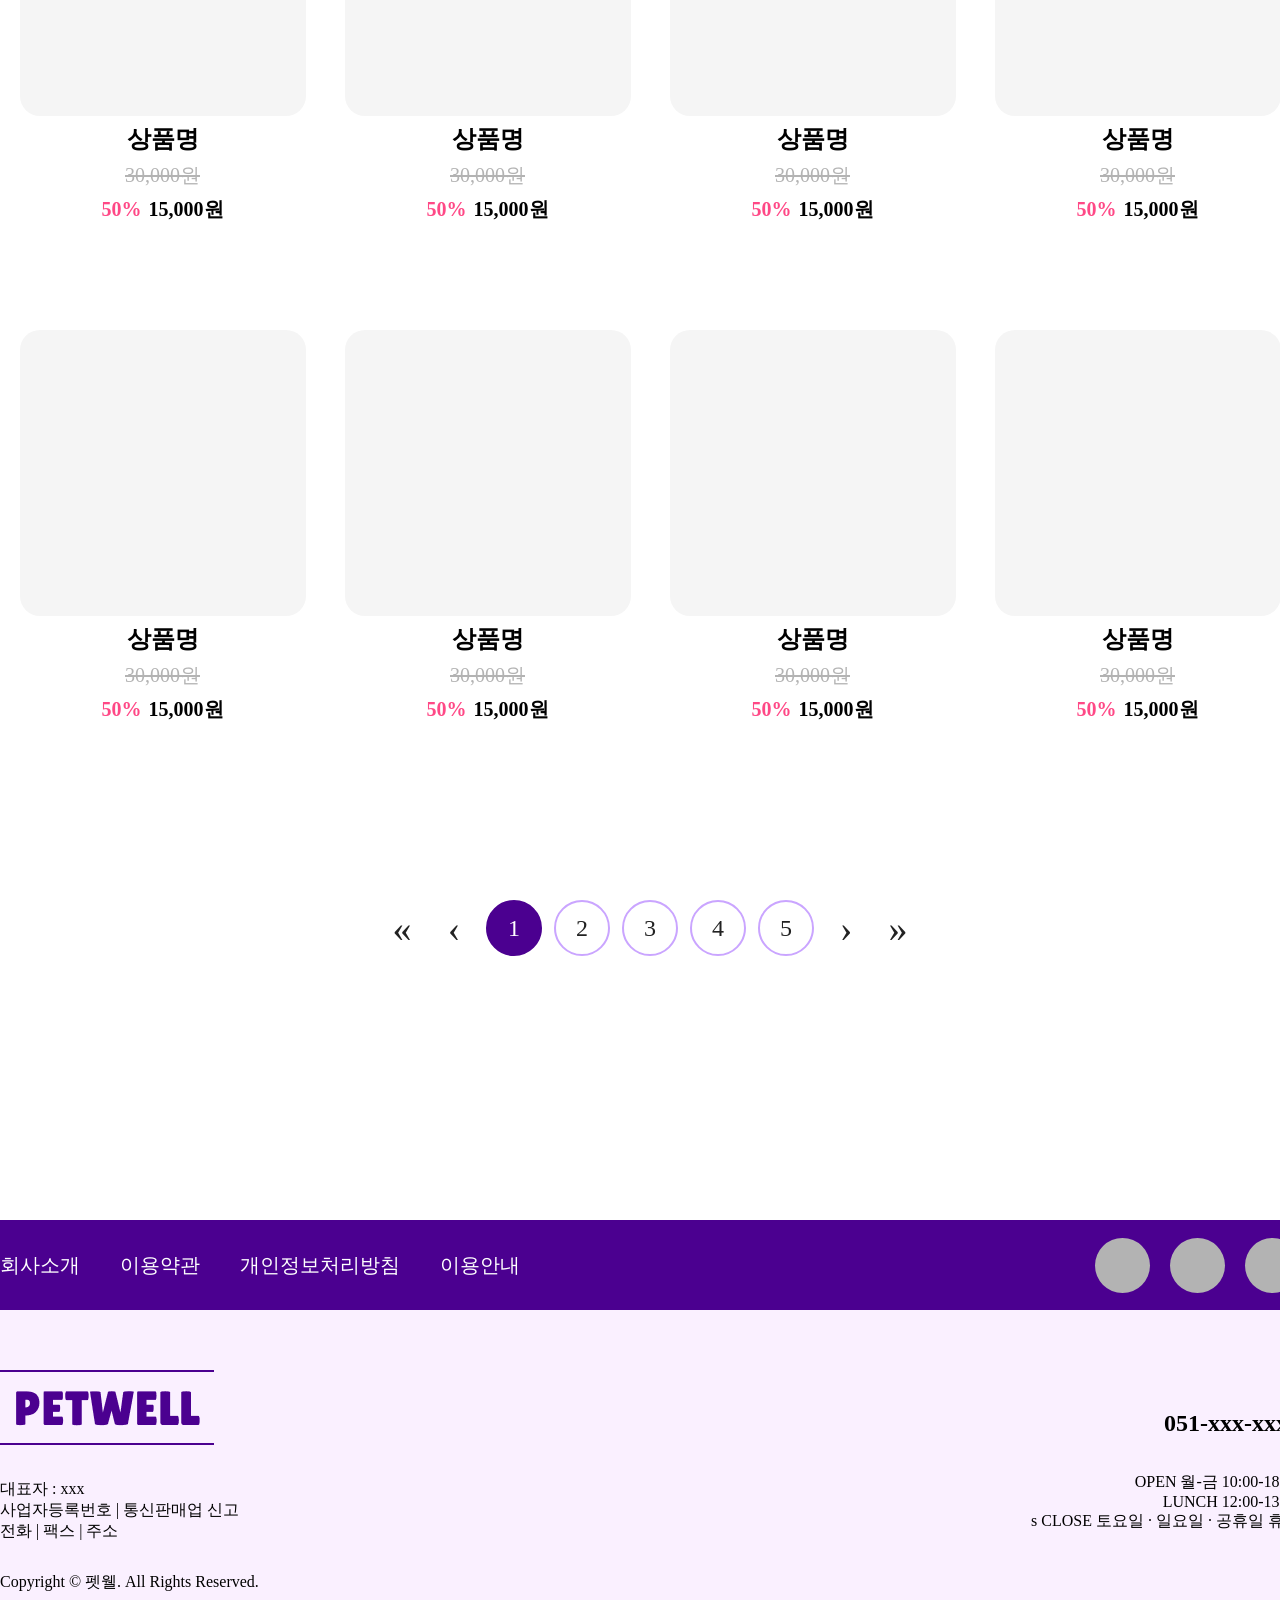
<file: new.html>
<!DOCTYPE html>
<html lang="ko">
<head>
    <meta charset="UTF-8">
    <meta name="viewport" content="width=device-width, initial-scale=1.0">
    <title>Petwell-New</title>
    <link rel="stylesheet" href="css/reset.css">
    <link rel="stylesheet" href="css/main.css">
    <link rel="stylesheet" href="css/new.css">
</head>
<body>
    <div id="wrap">
        <!-- header -->
        <div id="header">
            <div class="header_in">
                <div class="logo">
                    <a href="./index.html"><img src="images/logo.png" alt=""></a>
                </div>
                <div class="nav">
                    <ul class="nav_li">
                        <li><a href="./about.html">소개</a></li>
                        <li><a href="./new.html">신상품</a></li>
                        <li><a href="./dog.html">강아지</a></li>
                        <li><a href="./cat.html">고양이</a></li>
                        <li><a href="./pet.html">소동물</a></li>
                        <li><a href="./notice.html">커뮤니티</a></li>
                    </ul>
                </div>
                <div class="h_icon">
                    <ul class="h_icon_li">
                        <li><img src="images/h_icon1.png" alt=""></li>
                        <li><img src="images/h_icon2.png" alt=""></li>
                        <li><img src="images/h_icon3.png" alt=""></li>
                    </ul>
                </div>
            </div>
        </div>
        <!-- main -->
        <div id="main">
            <h3>신상품</h3>
        </div>
        <!-- contents -->
        <div id="contents">
            <div class="con_nav">
                <ul>
                    <li class="on"><a href="">전체상품</a></li>
                    <li><a href="">시즌상품</a></li>
                </ul>
            </div>
            <div class="con_prod">
                <div class="prod_list">
                    <div class="prod_item">
                        <div class="item_img"></div>
                        <h5>상품명</h5>
                        <p class="price">30,000원</p>
                        <p class="discount"><span>50%</span>15,000원</p>
                    </div>
                    <div class="prod_item">
                        <div class="item_img"></div>
                        <h5>상품명</h5>
                        <p class="price">30,000원</p>
                        <p class="discount"><span>50%</span>15,000원</p>
                    </div>
                    <div class="prod_item">
                        <div class="item_img"></div>
                        <h5>상품명</h5>
                        <p class="price">30,000원</p>
                        <p class="discount"><span>50%</span>15,000원</p>
                    </div>
                    <div class="prod_item">
                        <div class="item_img"></div>
                        <h5>상품명</h5>
                        <p class="price">30,000원</p>
                        <p class="discount"><span>50%</span>15,000원</p>
                    </div>
                </div>
                <div class="prod_list">
                    <div class="prod_item">
                        <div class="item_img"></div>
                        <h5>상품명</h5>
                        <p class="price">30,000원</p>
                        <p class="discount"><span>50%</span>15,000원</p>
                    </div>
                    <div class="prod_item">
                        <div class="item_img"></div>
                        <h5>상품명</h5>
                        <p class="price">30,000원</p>
                        <p class="discount"><span>50%</span>15,000원</p>
                    </div>
                    <div class="prod_item">
                        <div class="item_img"></div>
                        <h5>상품명</h5>
                        <p class="price">30,000원</p>
                        <p class="discount"><span>50%</span>15,000원</p>
                    </div>
                    <div class="prod_item">
                        <div class="item_img"></div>
                        <h5>상품명</h5>
                        <p class="price">30,000원</p>
                        <p class="discount"><span>50%</span>15,000원</p>
                    </div>
                </div>
                <div class="prod_list">
                    <div class="prod_item">
                        <div class="item_img"></div>
                        <h5>상품명</h5>
                        <p class="price">30,000원</p>
                        <p class="discount"><span>50%</span>15,000원</p>
                    </div>
                    <div class="prod_item">
                        <div class="item_img"></div>
                        <h5>상품명</h5>
                        <p class="price">30,000원</p>
                        <p class="discount"><span>50%</span>15,000원</p>
                    </div>
                    <div class="prod_item">
                        <div class="item_img"></div>
                        <h5>상품명</h5>
                        <p class="price">30,000원</p>
                        <p class="discount"><span>50%</span>15,000원</p>
                    </div>
                    <div class="prod_item">
                        <div class="item_img"></div>
                        <h5>상품명</h5>
                        <p class="price">30,000원</p>
                        <p class="discount"><span>50%</span>15,000원</p>
                    </div>
                </div>
                <div class="btn">
                    <a href="#" class="arrow first">&laquo;</a>
                    <a href="#" class="arrow prev">&lsaquo;</a>

                    <a href="#" class="page active">1</a>
                    <a href="#" class="page">2</a>
                    <a href="#" class="page">3</a>
                    <a href="#" class="page">4</a>
                    <a href="#" class="page">5</a>

                    <a href="#" class="arrow next">&rsaquo;</a>
                    <a href="#" class="arrow last">&raquo;</a>
                </div>
            </div>
        </div>
        <!-- footer -->
        <div id="footer">
            <div class="f_header">
                <div class="f_header_in">
                    <div class="f_nav">
                        <ul>
                            <li><a href="">회사소개</a></li>
                            <li><a href="">이용약관</a></li>
                            <li><a href="">개인정보처리방침</a></li>
                            <li><a href="">이용안내</a></li>
                        </ul>
                    </div>
                    <div class="sns">
                        <a href=""></a>
                        <a href=""></a>
                        <a href=""></a>
                    </div>
                </div>
            </div>
            <div class="f_con">
                <div class="f_con_in">
                    <div class="f_con_in_l">
                        <div class="f_logo">
                            <a href="./index.html"><img src="images/logo.png" alt=""></a>
                            <p>대표자 : xxx<br>
                            사업자등록번호 | 통신판매업 신고<br>
                            전화 | 팩스 | 주소</p>
                            <p>Copyright © 펫웰. All Rights Reserved.</p>
                        </div>
                    </div>
                    <div class="f_con_in_r">
                        <h5>051-xxx-xxxx</h5>
                        <p>OPEN 월-금 10:00-18:00<br>
                        LUNCH 12:00-13:00<br>s
                        CLOSE 토요일 · 일요일 · 공휴일 휴무</p>
                    </div>
                </div>
            </div>
        </div>
    </div>
</body>
</html>
</file>
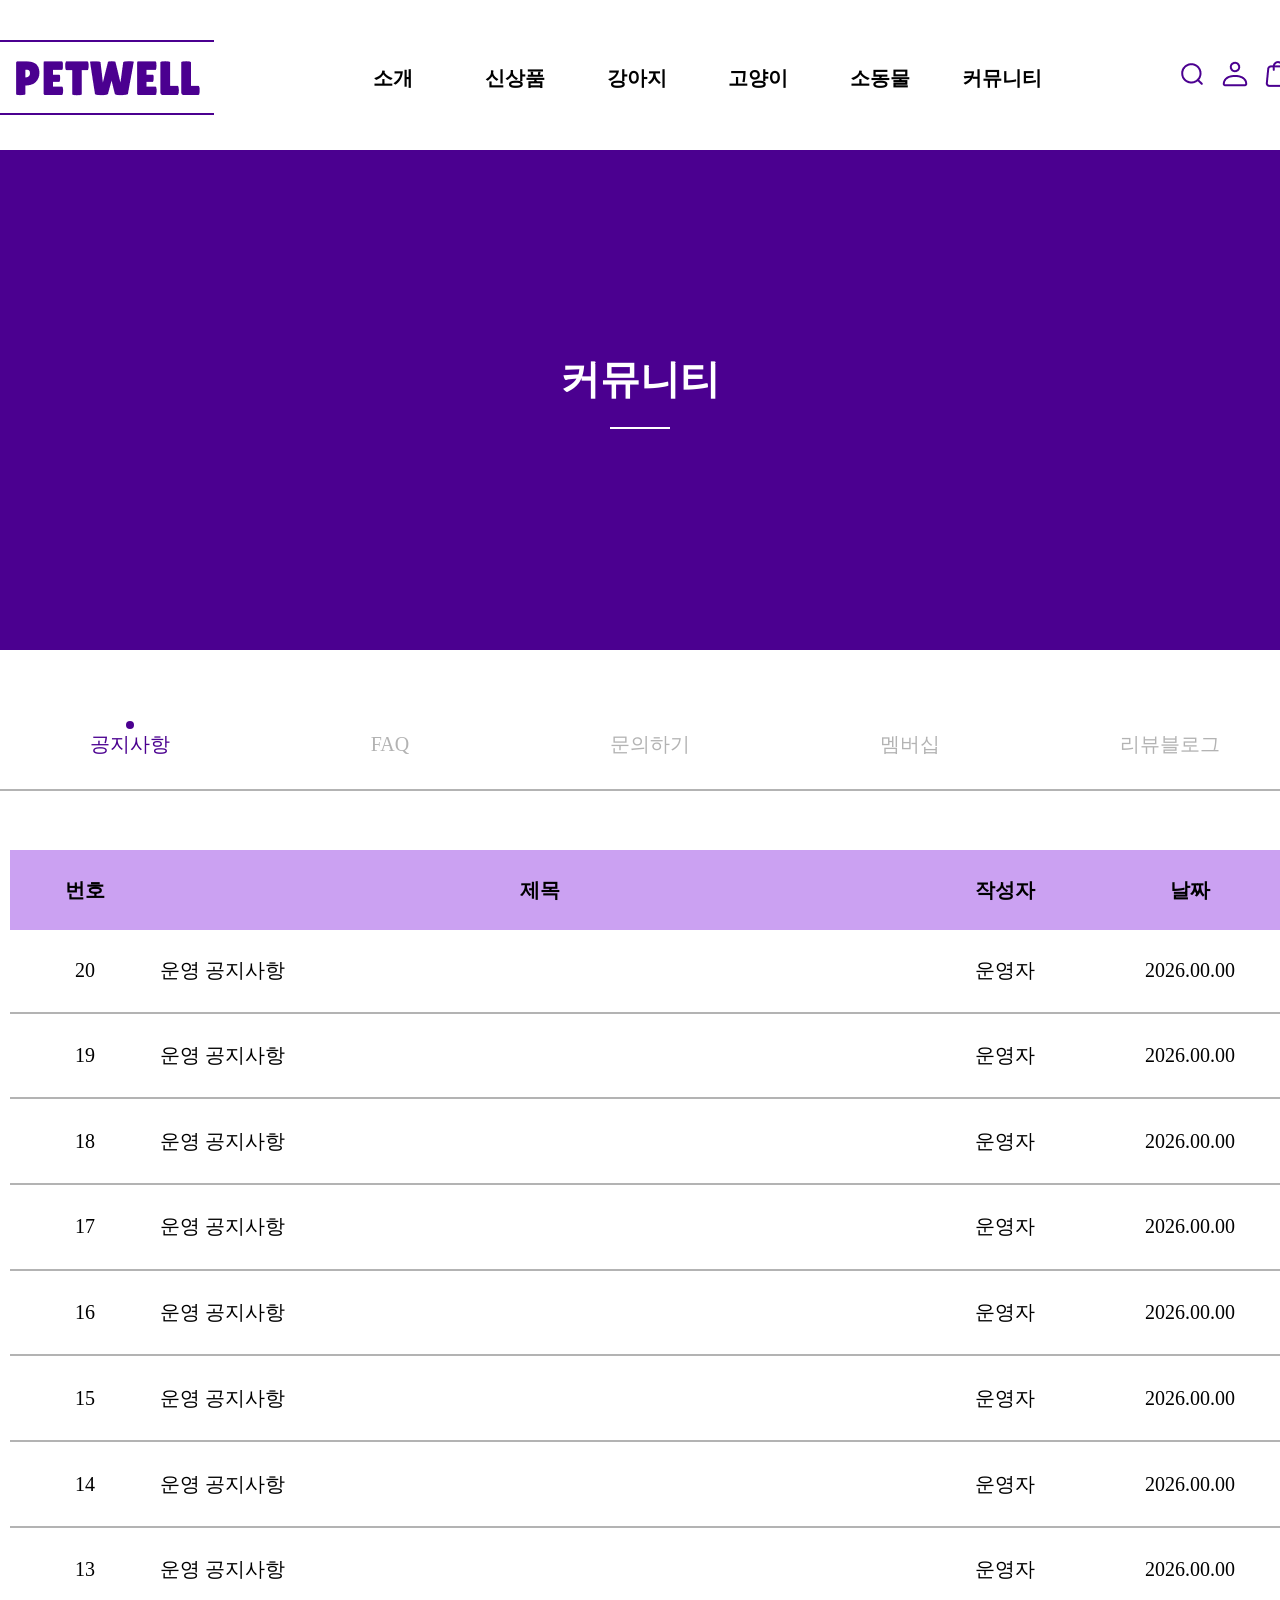
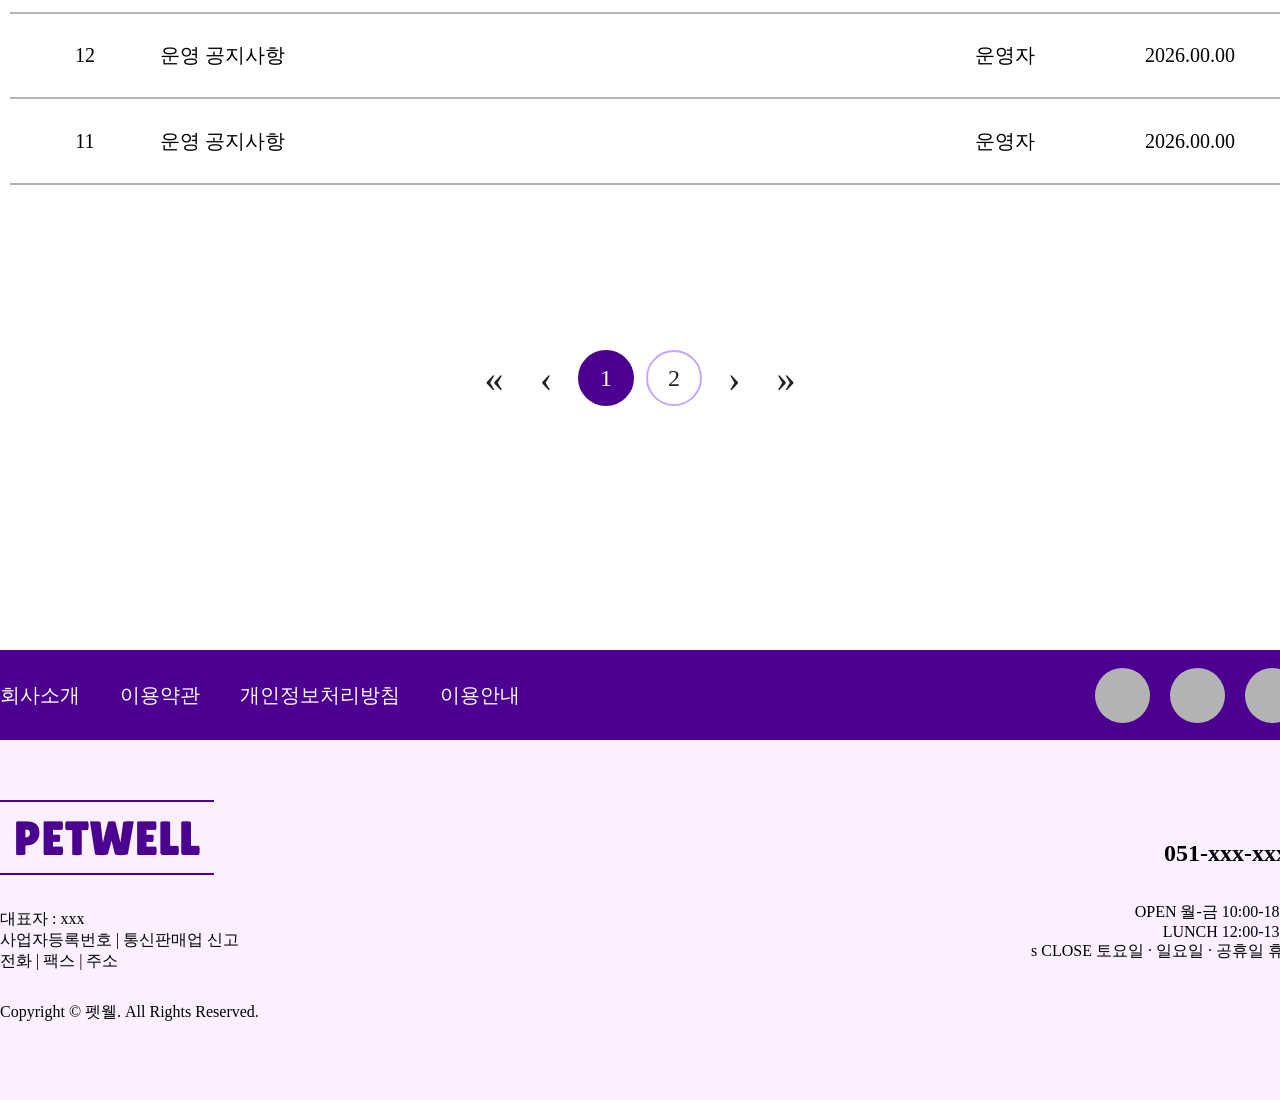
<file: notice.html>
<!DOCTYPE html>
<html lang="ko">
<head>
    <meta charset="UTF-8">
    <meta name="viewport" content="width=device-width, initial-scale=1.0">
    <title>Petwell-Notice</title>
    <link rel="stylesheet" href="css/reset.css">
    <link rel="stylesheet" href="css/main.css">
    <link rel="stylesheet" href="css/notice.css">
</head>
<body>
    <div id="wrap">
        <!-- header -->
        <div id="header">
            <div class="header_in">
                <div class="logo">
                    <a href="./index.html"><img src="images/logo.png" alt=""></a>
                </div>
                <div class="nav">
                    <ul class="nav_li">
                        <li><a href="./about.html">소개</a></li>
                        <li><a href="./new.html">신상품</a></li>
                        <li><a href="./dog.html">강아지</a></li>
                        <li><a href="./cat.html">고양이</a></li>
                        <li><a href="./pet.html">소동물</a></li>
                        <li><a href="./notice.html">커뮤니티</a></li>
                    </ul>
                </div>
                <div class="h_icon">
                    <ul class="h_icon_li">
                        <li><img src="images/h_icon1.png" alt=""></li>
                        <li><img src="images/h_icon2.png" alt=""></li>
                        <li><img src="images/h_icon3.png" alt=""></li>
                    </ul>
                </div>
            </div>
        </div>
        <!-- main -->
        <div id="main">
            <h3>커뮤니티</h3>
        </div>
        <!-- contents -->
        <div id="contents">
            <div class="con_nav">
                <ul>
                    <li class="on"><a href="">공지사항</a></li>
                    <li><a href="">FAQ</a></li>
                    <li><a href="">문의하기</a></li>
                    <li><a href="">멤버십</a></li>
                    <li><a href="">리뷰블로그</a></li>
                </ul>
            </div>
            <div class="con_notice">
                <table class="notice_table">
                    <thead>
                        <tr>
                            <th class="num">번호</th>
                            <th class="title">제목</th>
                            <th class="writer">작성자</th>
                            <th class="date">날짜</th>
                        </tr>
                    </thead>
                    <tbody>
                        <tr>
                            <td>20</td>
                            <td class="subject"><a href="">운영 공지사항</a></td>
                            <td>운영자</td>
                            <td>2026.00.00</td>
                        </tr>
                        <tr>
                            <td>19</td>
                            <td class="subject"><a href="">운영 공지사항</a></td>
                            <td>운영자</td>
                            <td>2026.00.00</td>
                        </tr>
                        <tr>
                            <td>18</td>
                            <td class="subject"><a href="">운영 공지사항</a></td>
                            <td>운영자</td>
                            <td>2026.00.00</td>
                        </tr>
                        <tr>
                            <td>17</td>
                            <td class="subject"><a href="">운영 공지사항</a></td>
                            <td>운영자</td>
                            <td>2026.00.00</td>
                        </tr>
                        <tr>
                            <td>16</td>
                            <td class="subject"><a href="">운영 공지사항</a></td>
                            <td>운영자</td>
                            <td>2026.00.00</td>
                        </tr>
                        <tr>
                            <td>15</td>
                            <td class="subject"><a href="">운영 공지사항</a></td>
                            <td>운영자</td>
                            <td>2026.00.00</td>
                        </tr>
                        <tr>
                            <td>14</td>
                            <td class="subject"><a href="">운영 공지사항</a></td>
                            <td>운영자</td>
                            <td>2026.00.00</td>
                        </tr>
                        <tr>
                            <td>13</td>
                            <td class="subject"><a href="">운영 공지사항</a></td>
                            <td>운영자</td>
                            <td>2026.00.00</td>
                        </tr>
                        <tr>
                            <td>12</td>
                            <td class="subject"><a href="">운영 공지사항</a></td>
                            <td>운영자</td>
                            <td>2026.00.00</td>
                        </tr>
                        <tr>
                            <td>11</td>
                            <td class="subject"><a href="">운영 공지사항</a></td>
                            <td>운영자</td>
                            <td>2026.00.00</td>
                        </tr>
                    </tbody>
                </table>
            </div>
            <div class="btn">
                <a href="#" class="arrow first">&laquo;</a>
                <a href="#" class="arrow prev">&lsaquo;</a>

                <a href="#" class="page active">1</a>
                <a href="#" class="page">2</a>

                <a href="#" class="arrow next">&rsaquo;</a>
                <a href="#" class="arrow last">&raquo;</a>
            </div>
        </div>
        <!-- footer -->
        <div id="footer">
            <div class="f_header">
                <div class="f_header_in">
                    <div class="f_nav">
                        <ul>
                            <li><a href="">회사소개</a></li>
                            <li><a href="">이용약관</a></li>
                            <li><a href="">개인정보처리방침</a></li>
                            <li><a href="">이용안내</a></li>
                        </ul>
                    </div>
                    <div class="sns">
                        <a href=""></a>
                        <a href=""></a>
                        <a href=""></a>
                    </div>
                </div>
            </div>
            <div class="f_con">
                <div class="f_con_in">
                    <div class="f_con_in_l">
                        <div class="f_logo">
                            <a href="./index.html"><img src="images/logo.png" alt=""></a>
                            <p>대표자 : xxx<br>
                            사업자등록번호 | 통신판매업 신고<br>
                            전화 | 팩스 | 주소</p>
                            <p>Copyright © 펫웰. All Rights Reserved.</p>
                        </div>
                    </div>
                    <div class="f_con_in_r">
                        <h5>051-xxx-xxxx</h5>
                        <p>OPEN 월-금 10:00-18:00<br>
                        LUNCH 12:00-13:00<br>s
                        CLOSE 토요일 · 일요일 · 공휴일 휴무</p>
                    </div>
                </div>
            </div>
        </div>
    </div>
</body>
</html>
</file>
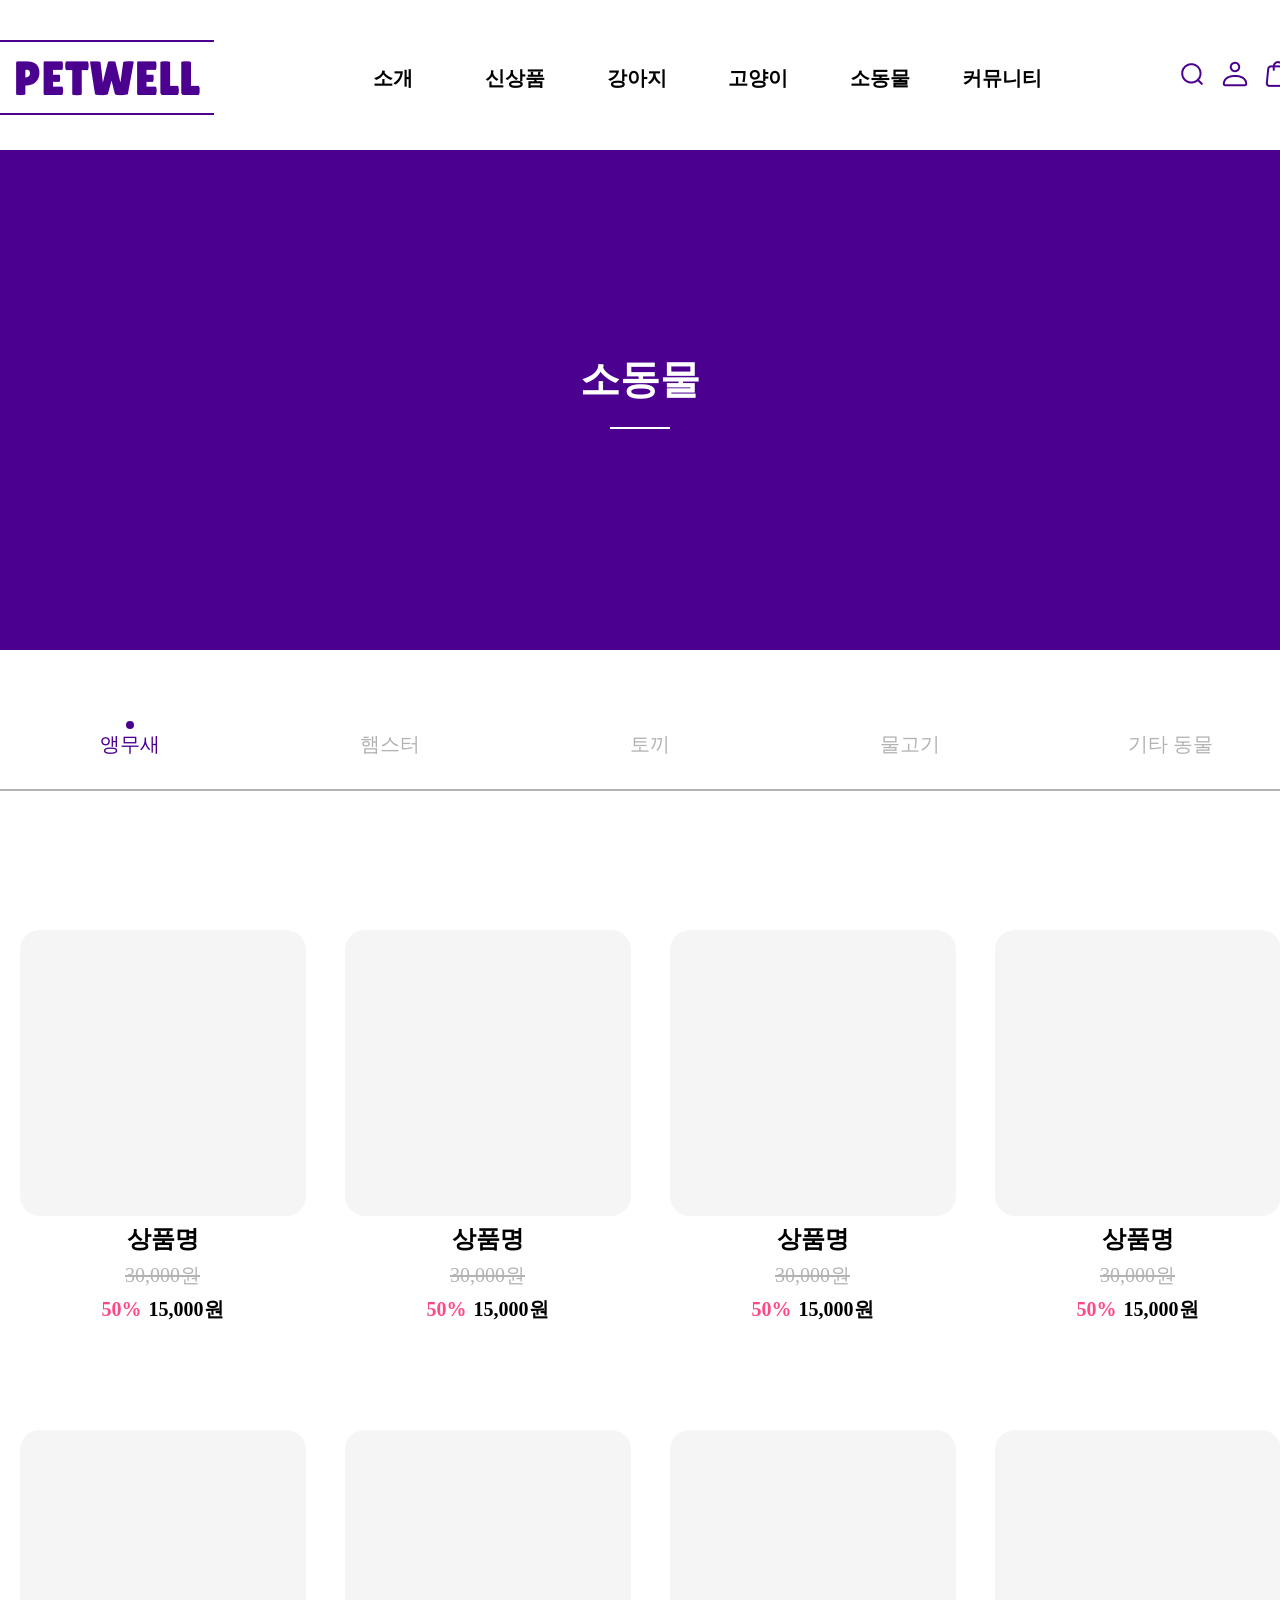
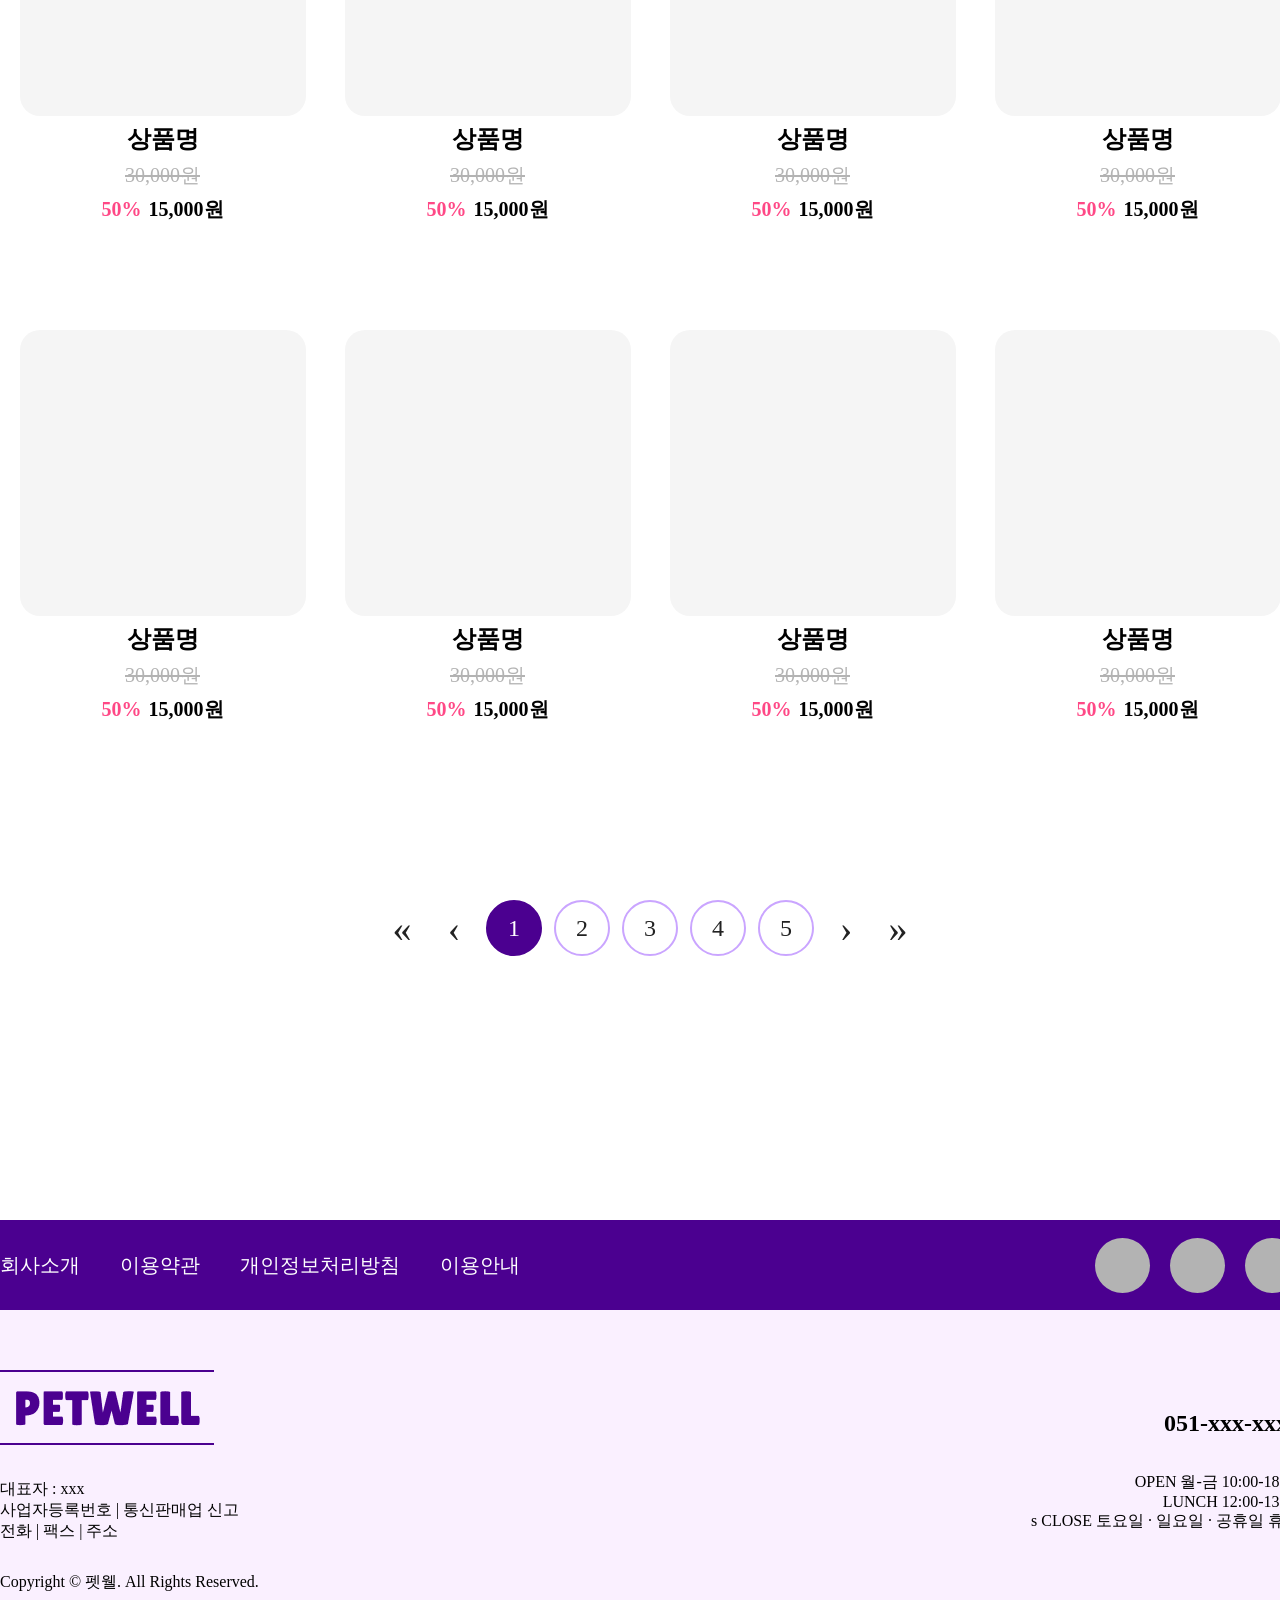
<file: pet.html>
<!DOCTYPE html>
<html lang="ko">
<head>
    <meta charset="UTF-8">
    <meta name="viewport" content="width=device-width, initial-scale=1.0">
    <title>Petwell-Pet</title>
    <link rel="stylesheet" href="css/reset.css">
    <link rel="stylesheet" href="css/main.css">
    <link rel="stylesheet" href="css/pet.css">
</head>
<body>
    <div id="wrap">
        <!-- header -->
        <div id="header">
            <div class="header_in">
                <div class="logo">
                    <a href="./index.html"><img src="images/logo.png" alt=""></a>
                </div>
                <div class="nav">
                    <ul class="nav_li">
                        <li><a href="./about.html">소개</a></li>
                        <li><a href="./new.html">신상품</a></li>
                        <li><a href="./dog.html">강아지</a></li>
                        <li><a href="./cat.html">고양이</a></li>
                        <li><a href="./pet.html">소동물</a></li>
                        <li><a href="./notice.html">커뮤니티</a></li>
                    </ul>
                </div>
                <div class="h_icon">
                    <ul class="h_icon_li">
                        <li><img src="images/h_icon1.png" alt=""></li>
                        <li><img src="images/h_icon2.png" alt=""></li>
                        <li><img src="images/h_icon3.png" alt=""></li>
                    </ul>
                </div>
            </div>
        </div>
        <!-- main -->
        <div id="main">
            <h3>소동물</h3>
        </div>
        <!-- contents -->
        <div id="contents">
            <div class="con_nav">
                <ul>
                    <li class="on"><a href="">앵무새</a></li>
                    <li><a href="">햄스터</a></li>
                    <li><a href="">토끼</a></li>
                    <li><a href="">물고기</a></li>
                    <li><a href="">기타 동물</a></li>
                </ul>
            </div>
            <div class="con_prod">
                <div class="prod_list">
                    <div class="prod_item">
                        <div class="item_img"></div>
                        <h5>상품명</h5>
                        <p class="price">30,000원</p>
                        <p class="discount"><span>50%</span>15,000원</p>
                    </div>
                    <div class="prod_item">
                        <div class="item_img"></div>
                        <h5>상품명</h5>
                        <p class="price">30,000원</p>
                        <p class="discount"><span>50%</span>15,000원</p>
                    </div>
                    <div class="prod_item">
                        <div class="item_img"></div>
                        <h5>상품명</h5>
                        <p class="price">30,000원</p>
                        <p class="discount"><span>50%</span>15,000원</p>
                    </div>
                    <div class="prod_item">
                        <div class="item_img"></div>
                        <h5>상품명</h5>
                        <p class="price">30,000원</p>
                        <p class="discount"><span>50%</span>15,000원</p>
                    </div>
                </div>
                <div class="prod_list">
                    <div class="prod_item">
                        <div class="item_img"></div>
                        <h5>상품명</h5>
                        <p class="price">30,000원</p>
                        <p class="discount"><span>50%</span>15,000원</p>
                    </div>
                    <div class="prod_item">
                        <div class="item_img"></div>
                        <h5>상품명</h5>
                        <p class="price">30,000원</p>
                        <p class="discount"><span>50%</span>15,000원</p>
                    </div>
                    <div class="prod_item">
                        <div class="item_img"></div>
                        <h5>상품명</h5>
                        <p class="price">30,000원</p>
                        <p class="discount"><span>50%</span>15,000원</p>
                    </div>
                    <div class="prod_item">
                        <div class="item_img"></div>
                        <h5>상품명</h5>
                        <p class="price">30,000원</p>
                        <p class="discount"><span>50%</span>15,000원</p>
                    </div>
                </div>
                <div class="prod_list">
                    <div class="prod_item">
                        <div class="item_img"></div>
                        <h5>상품명</h5>
                        <p class="price">30,000원</p>
                        <p class="discount"><span>50%</span>15,000원</p>
                    </div>
                    <div class="prod_item">
                        <div class="item_img"></div>
                        <h5>상품명</h5>
                        <p class="price">30,000원</p>
                        <p class="discount"><span>50%</span>15,000원</p>
                    </div>
                    <div class="prod_item">
                        <div class="item_img"></div>
                        <h5>상품명</h5>
                        <p class="price">30,000원</p>
                        <p class="discount"><span>50%</span>15,000원</p>
                    </div>
                    <div class="prod_item">
                        <div class="item_img"></div>
                        <h5>상품명</h5>
                        <p class="price">30,000원</p>
                        <p class="discount"><span>50%</span>15,000원</p>
                    </div>
                </div>
                <div class="btn">
                    <a href="#" class="arrow first">&laquo;</a>
                    <a href="#" class="arrow prev">&lsaquo;</a>

                    <a href="#" class="page active">1</a>
                    <a href="#" class="page">2</a>
                    <a href="#" class="page">3</a>
                    <a href="#" class="page">4</a>
                    <a href="#" class="page">5</a>

                    <a href="#" class="arrow next">&rsaquo;</a>
                    <a href="#" class="arrow last">&raquo;</a>
                </div>
            </div>
        </div>
        <!-- footer -->
        <div id="footer">
            <div class="f_header">
                <div class="f_header_in">
                    <div class="f_nav">
                        <ul>
                            <li><a href="">회사소개</a></li>
                            <li><a href="">이용약관</a></li>
                            <li><a href="">개인정보처리방침</a></li>
                            <li><a href="">이용안내</a></li>
                        </ul>
                    </div>
                    <div class="sns">
                        <a href=""></a>
                        <a href=""></a>
                        <a href=""></a>
                    </div>
                </div>
            </div>
            <div class="f_con">
                <div class="f_con_in">
                    <div class="f_con_in_l">
                        <div class="f_logo">
                            <a href="./index.html"><img src="images/logo.png" alt=""></a>
                            <p>대표자 : xxx<br>
                            사업자등록번호 | 통신판매업 신고<br>
                            전화 | 팩스 | 주소</p>
                            <p>Copyright © 펫웰. All Rights Reserved.</p>
                        </div>
                    </div>
                    <div class="f_con_in_r">
                        <h5>051-xxx-xxxx</h5>
                        <p>OPEN 월-금 10:00-18:00<br>
                        LUNCH 12:00-13:00<br>s
                        CLOSE 토요일 · 일요일 · 공휴일 휴무</p>
                    </div>
                </div>
            </div>
        </div>
    </div>
</body>
</html>
</file>
<file: css/main.css>
/* header */
#header {
    width: 100%;
    height: 150px;
    /* background-color: pink; */
}
.header_in {
    width: 1300px;
    height: 150px;
    /* background-color: darkorange; */
    margin: 0 auto;
    display: flex;
    justify-content: space-between;
}
.logo {
    width: 225px;
    height: 150px;
    /* background-color: crimson; */
}
.logo img {
    margin-top: 40px;
}
.nav {
    width: 730px;
    height: 150px;
}
.nav .nav_li {
    width: 100%;
    margin-top: 50px;
    display: flex;
    align-items: center;
    justify-content: space-around
}
.nav_li li {
    width: 130px;
    background-color: #fff;
    text-align: center;
    position: relative;
}
.nav_li a {
    font-size: 20px;
    font-weight: 600;
    display: block;
    padding: 15px 10px;
}
.nav_li .submenu {
    position: absolute;
    top: 100%;
    left: 0;
    width: 100%;
    background-color: #FAF0FF;
    border: 1px solid #e7d5f1;
    list-style: none;
    padding: 0;
    margin: 0;
    max-height: 0;
    overflow: hidden;
    opacity: 0;
    transition: max-height 0.3s ease, opacity 0.3s ease;
    z-index: 100;
}
.nav_li li:hover .submenu {
    max-height: 500px;
    opacity: 1;
}
.nav_li .submenu li {
    width: 100%;
    padding: 0;
    background-color: #FAF0FF;
    border-bottom: 1px solid #e7d5f1;
}
.nav_li .submenu li:last-child {
    border-bottom: none;
}
.nav_li .submenu a {
    font-size: 14px;
    font-weight: 500;
    padding: 10px;
    color: #4B0090;
}
.nav_li .submenu a:hover {
    background-color: #641ea4;
    color: #fff;
}
.h_icon {
    width: 130px;
    height: 150px;
    /* background-color: coral; */
}
.h_icon_li {
    margin-top: 60px;
    display: flex;
    align-items: center;
    justify-content: space-around;
}
.h_icon_li img {
    cursor: pointer;
}
/* footer */
#footer {
    width: 100%;
    height: 450px;
    /* background-color: skyblue; */
}
.f_header {
    width: 100%;
    height: 90px;
    background-color: #4B0090;
}
.f_header_in {
    margin: 0 auto;
    width: 1300px;
    height: 90px;
    display: flex;
    justify-content: space-between;
}
.f_header_in .f_nav {
    width: 1000px;
    height: 90px;
}
.f_header_in .f_nav ul {
    width: 100%;
    height: 90px;
    display: flex;
    align-items: center;
    gap: 40px;
}
.f_header_in .f_nav ul li {
    padding: 0;
}
.f_header_in .f_nav ul li a {
    display: block;
    font-size: 20px;
    color: #fff;
}
.f_header_in .sns {
    display: flex;
    width: 230px;
    height: 90px;
    justify-content: flex-end;
    align-items: center;
}
.f_header_in .sns a {
    width: 55px;
    height: 55px;
    border-radius: 50%;
    background-color: #B3B3B3;
    margin: 0 10px;
    display: flex;
    justify-content: center;
    align-items: center;
}
.f_header_in .sns a img {
    width: 28px;
    height: 28px;
    display: block;
}
.f_header_in .sns a:last-child {
    margin-right: 0;
}
.f_con {
    width: 100%;
    height: 360px;
    background-color: #FAF0FF;
}
.f_con_in {
    margin: 0 auto;
    width: 1300px;
    height: 360px;
    display: flex;
}
.f_con_in p {
    font-size: 16px;
}
.f_con_in .f_con_in_l {
    width: 650px;
    height: 360px;
}
.f_con_in .f_con_in_l img {
    margin-top: 60px;
}
.f_con_in .f_con_in_l p {
    margin-top: 30px;
}
.f_con_in .f_con_in_r {
    width: 650px;
    height: 360px;
    text-align: right;
}
.f_con_in .f_con_in_r h5 {
    font-size: 24px;
    font-weight: 600;
    margin-top: 100px;
}
.f_con_in .f_con_in_r p {
    margin-top: 35px;
}
</file>
<file: css/style.css>
#wrap {
    width: 100%;
    height: auto;
    /* height: 7270px; */
    /* background-color: aliceblue; */
}
#main {
    width: 100%;
    height: 950px;
    background-color: #4B0090;
}
/* Slider styles */
.slider {
    position: relative;
    width: 100%;
    max-height: 950px;
    overflow: hidden;
}
.hero-copy {
    position: absolute;
    left: 50%;
    top: 50%;
    transform: translate(-50%, -50%);
    z-index: 5;
    max-width: none;
    width: 100%;
    text-align: center;
    pointer-events: none;
}
.hero-copy .hero-label {
    display: inline-block;
    margin-bottom: 14px;
    padding: 6px 14px;
    border-radius: 999px;
    background: rgba(75, 0, 144, 0.9);
    color: #fff;
    font-size: 14px;
    font-weight: 700;
    letter-spacing: 0.08em;
    text-transform: uppercase;
}
.hero-copy h2 {
    margin-bottom: 12px;
    font-size: 52px;
    line-height: 1.2;
    color: #fff;
    font-weight: 700;
    text-shadow: 0 3px 12px rgba(0, 0, 0, 0.45);
}
.hero-copy .hero-text {
    font-size: 20px;
    line-height: 1.6;
    color: #f7f2ff;
    text-shadow: 0 2px 10px rgba(0, 0, 0, 0.35);
}
.slider .slides {
    display: flex;
    /* width: 300%; */
    transition: transform 0.6s ease;
}
.slider .slide {
    min-width: 100%;
    height: 950px;
    box-sizing: border-box;
}
.slider .slide img {
    max-width: 100%;
    width: 100%;
    height: 100%;
    object-fit: cover;
    object-position: center;
    display: block;
}
.slider-btn {
    position: absolute;
    top: 50%;
    transform: translateY(-50%);
    background: rgba(0,0,0,0.4);
    color: #fff;
    border: none;
    width: 46px;
    height: 72px;
    font-size: 36px;
    line-height: 72px;
    text-align: center;
    cursor: pointer;
    z-index: 10;
}
.slider-btn.prev { left: 8px; }
.slider-btn.next { right: 8px; }
.dots {
    position: absolute;
    left: 50%;
    transform: translateX(-50%);
    bottom: 18px;
    display: flex;
    gap: 8px;
    z-index: 10;
}
.dots .dot {
    width: 12px;
    height: 12px;
    border-radius: 50%;
    background: rgba(255,255,255,0.6);
    cursor: pointer;
}
.dots .dot.active { background: #fff; }
/* contents */
#contents {
    width: 100%;
    height: auto;
    /* 5910 */
    /* background-color: lightgreen; */
}
#contents .title {
    width: 100%;
    height: 150px;
}
#contents .title h2 {
    text-align: center;
    padding-top: 70px;
    font-size: 40px;
}
/* content1 */
.icon_nav {
    width: 100%;
    height: 920px;
    background-color: #FAF0FF;
}
.icon_nav_in {
    margin: 0 auto;
    width: 1300px;
    height: 920px;
}
.icon_nav_btn {
    width: 100%;
    height: 210px;
    display: flex;
    gap: 60px;
    justify-content: center;
    align-items: center;
    padding-top: 50px;
}
.icon_nav_btn a {
    display: flex;
    align-items: center;
    justify-content: center;
    width: 180px;
    height: 60px;
    border-radius: 35px;
    font-size: 24px;
    text-align: center;
    border: 2px solid #4B0090;
    background-color: #fff;
}
.icon_nav_btn a.on {
    background-color: #4B0090;
    color: #fff;
}
.tab_panel {
    display: none;
}
.tab_panel.active {
    display: block;
}
.icon_nav_ul.tab_panel,
.dog.tab_panel,
.cat.tab_panel {
    display: none;
}
.icon_nav_ul.tab_panel.active,
.dog.tab_panel.active,
.cat.tab_panel.active {
    display: block;
}
.icon_nav_ul {
    margin: 0 auto;
    width: 100%;
    height: 600px;
}
.icon_nav_li {
    width: 100%;
    height: 300px;
    display: flex;
    justify-content: center;
    align-items: center;
    gap: 80px;
}
.icon_nav_li .li_box {
    width: 160px;
    cursor: pointer;
}
.icon_nav_li .li_box .li_box_icon {
    width: 160px;
    height: 160px;
    background-color: #fff;
    border-radius: 30px;
    display: flex;
    justify-content: center;
    align-items: center;
}
.icon_nav_li .li_box .li_box_icon img {
    width: 96px;
    height: 96px;
    object-fit: contain;
}
.icon_nav_li .li_box h4 {
    font-size: 18px;
    font-weight: 400;
    text-align: center;
    margin-top: 10px;
}
/* content2 */
.new {
    margin: 0 auto;
    width: 1300px;
    height: 815px;
    margin-top: 50px;
    /* background-color: cornsilk; */
}
.new_prod_list {
    margin: 0 auto;
    display: flex;
    width: 1200px;
    margin-top: 60px;
    justify-content: space-around;
}
.new_prod_list .arrow {
    padding-top: 150px;
    cursor: pointer;
}
/* content3 */
.dog {
    margin: 0 auto;
    width: 1300px;
    height: 800px;
    /* background-color: cornflowerblue; */
}
.pet_popular {
    width: 100%;
}
/* content4 */
.cat {
    margin: 0 auto;
    width: 1300px;
    height: 800px;
    /* background-color: hotpink; */
}
/* prod_list */
.prod_list {
    width: 100%;
    height: 420px;
    /* background-color: blueviolet; */
    display: flex;
    justify-content: space-around;
    margin-top: 60px;
}
.prod_item {
    width: 286px;
    height: 420px;
    /* background-color: pink; */
    cursor: pointer;
}
.prod_item .item_img {
    width: 286px;
    height: 286px;
    border-radius: 20px;
    background-color: #F5F5F5;
    overflow: hidden;
    border: 1px solid #D9D9D9;
}
.prod_item .item_img img {
    width: 100%;
    height: 100%;
    display: block;
    object-fit: cover;
}
.prod_item h5 {
    text-align: center;
    font-size: 24px;
    padding: 7px 0;
}
.prod_item .price {
    text-align: center;
    font-size: 20px;
    padding-bottom: 7px;
    color: #B3B3B3;
    text-decoration: line-through;
}
.prod_item .discount {
    text-align: center;
    font-size: 20px;
    font-weight: 600;
}
.prod_item .discount span {
    color: #FF4886;
    padding-right: 7px;
}
/* content5 */
.banner {
    width: 100%;
    height: 880px;
    background-color: #FAF0FF;
}
.banner_in {
    margin: 0 auto;
    width: 1300px;
    height: 880px;
    display: flex;
    justify-content: center;
    padding-top: 140px;
}
.b_left {
    width: 627px;
    height: 600px;
    background-color: #CBA1F2;
    border-radius: 20px;
    cursor: pointer;
    overflow: hidden;
}
.b_right {
    width: 627px;
    height: 600px;
    margin-left: 20px;
}
.b_right .b_top {
    width: 627px;
    height: 290px;
    background-color: #CBA1F2;
    border-radius: 20px;
    cursor: pointer;
    overflow: hidden;
}
.b_right .b_bot {
    width: 627px;
    height: 290px;
    background-color: #CBA1F2;
    border-radius: 20px;
    margin-top: 20px;
    cursor: pointer;
    overflow: hidden;
}
.banner_in img {
    width: 100%;
    height: 100%;
    display: block;
    object-fit: cover;
}
/* content6 */
.blog {
    margin: 0 auto;
    width: 1300px;
    height: 990px;
    /* background-color: aqua; */
}
.blog_in {
    width: 100%;
    height: 580px;
    /* background: pink; */
    margin-top: 50px;
    display: flex;
    justify-content: space-between;
}
.blog_item {
    width: 380px;
    height: 580px;
    border: 1px solid #E2E2E2;
}
.blog_item .blog_img {
    width: 380px;
    height: 350px;
    background-color: #D9D9D9;
    cursor: pointer;
    overflow: hidden;
}
.blog_item .blog_img img {
    width: 100%;
    height: 100%;
    display: block;
    object-fit: cover;
}
.blog_item .blog_m {
    width: 380px;
    height: 115px;
    background-color: #fff;
    cursor: pointer;
}
.blog_item .blog_m .blog_m_top {
    width: 100%;
    height: 55px;
    display: flex;
}
.blog_item .blog_m .blog_m_top .blog_m_title {
    width: 50%;
    height: 55px;
}
.blog_item .blog_m .blog_m_top .blog_m_title h4 {
    font-size: 24px;
    font-weight: 400;
    margin-left: 23px;
    margin-top: 8px;
}
.blog_item .blog_m .blog_m_top .blog_m_stars {
    width: 50%;
    height: 55px;
}
.blog_item .blog_m .blog_m_top .blog_m_stars ul {
    float: right;
    margin-right: 23px;
    margin-top: 17px;
}
.blog_item .blog_m .blog_m_top .blog_m_stars li {
    float: left;
    margin-left: 2px;
}
.blog_item .blog_m .blog_m_mid {
    width: 100%;
    height: 30px;
}
.blog_item .blog_m .blog_m_mid p {
    font-size: 14px;
    margin-left: 23px;
}
.blog_item .blog_m .blog_m_bot {
    width: 100%;
    height: 30px;
    display: flex;
}
.blog_item .blog_m .blog_m_bot .blog_m_b_l {
    width: 50%;
    height: 100%;
}
.blog_item .blog_m .blog_m_bot .blog_m_b_l p {
    font-size: 14px;
    margin-left: 23px;
}
.blog_item .blog_m .blog_m_bot .blog_m_b_r {
    width: 50%;
    width: 100%;
}
.blog_item .blog_m .blog_m_bot .blog_m_b_r p {
    font-size: 14px;
    float: right;
    margin-right: 23px;
}
.blog_item .blog_bot {
    width: 380px;
    height: 115px;
    background-color: #fff;
    border-top: 1px solid #E2E2E2;
    border-bottom: 1px solid #E2E2E2;
    display: flex;
    cursor: pointer;
}
.blog_bot .blog_bot_img {
    width: 125px;
    height: 100%;
}
.blog_bot .blog_bot_img > div {
    width: 70px;
    height: 70px;
    background-color: #D9D9D9;
    margin: 0 auto;
    display: block;
    margin-top: 23px;
    overflow: hidden;
}
.blog_bot .blog_bot_img > div img {
    width: 100%;
    height: 100%;
    display: block;
    object-fit: cover;
}
.blog_bot .blog_bot_right {
    width: 280px;
    height: 100%;
}
.blog_bot .blog_bot_right .blog_b_r_top {
    width: 100%;
    height: 50%;
}
.blog_bot .blog_bot_right .blog_b_r_top p {
    float: right;
    margin-right: 23px;
    margin-top: 15px;
}
.blog_bot .blog_bot_right .blog_b_r_bot {
    width: 100%;
    height: 50%;
}
.blog_bot .blog_bot_right .blog_b_r_bot p {
    float: right;
    margin-right: 23px;
    margin-top: 15px;
}
.blog .more {
    margin: 0 auto;
    padding-top: 70px;
}
.blog .more a {
    display: block;
    color: #FF4886;
    text-align: center;
    text-decoration: underline;
    font-size: 24px;
}
/* content7 */
.notice {
    margin: 0 auto;
    width: 1300px;
    height: 550px;
    /* background-color: chartreuse; */
}
.notice_in {
    width: 100%;
    height: 100%;
    display: flex;
    justify-content: space-between;
    padding-top: 100px;
}
.n_movie {
    width: 610px;
    height: 330px;
    background-color: #D9D9D9;
    overflow: hidden;
}
.n_movie iframe {
    width: 100%;
    height: 100%;
    display: block;
    border: 0;
}
.n_list {
    width: 610px;
    height: 330px;
}
.n_list .n_title {
    display: flex;
    position: relative;
    top: 15px;
}
.n_list .n_title h4 {
    font-size: 32px;
}
.n_list .n_title p {
    position: absolute;
    top: 10px;
    right: 0;
}
.n_list .n_title p a {
    font-size: 20px;
    color: #FF4886;
}
.n_list .n_ul {
    width: 100%;
    height: 208px;
    padding-top: 30px;
}
.n_list .n_ul li {
    display: flex;
    position: relative;
    width: 100%;
    height: 40px;
    border-bottom: 1px solid #D9D9D9;
    margin-top: 16px;
}
.n_list .n_ul li a {
    position: absolute;
    font-size: 24px;
}
.n_list .n_ul li p {
    position: absolute;
    right: 0;
    font-size: 20px;
}
</file>
<file: media/main_media.css>
/* 1280px 이하 */
@media screen and (min-width: 1025px) and (max-width: 1280px) {
  #header {
    width: 100%;
    height: 100px;
  }
  .header_in {
    width: 100%;
    padding: 0 20px;
    display: flex;
    justify-content: space-between;
    box-sizing: border-box;
  }
  .logo {
    width: 150px;
    height: 100px;
  }
  .logo img {
    margin-top: 25px;
    width: 150px;
  }
  .nav {
    width: auto;
    flex: 1;
  }
  .nav .nav_li {
    margin-top: 40px;
    display: flex;
    align-items: center;
    justify-content: center;
  }
  .nav_li li {
    width: 100px;
    text-align: center;
  }
  .nav_li a {
    font-size: 16px;
    font-weight: 500;
  }
  .h_icon {
    width: 100px;
    height: 100px;
  }
  .h_icon_li {
      margin-top: 40px;
      display: flex;
      align-items: center;
      justify-content: space-around;
  }
  .h_icon_li img {
      cursor: pointer;
      width: 20px;
  }
  #footer {
    width: 100%;
    height: 440px;
    /* background-color: skyblue; */
  }
  .f_header {
    width: 100%;
    height: 80px;
    background-color: #4B0090;
  }
  .f_header_in {
    margin: 0 auto;
    width: 100%;
    height: 80px;
    padding: 0 20px;
    display: flex;
    justify-content: space-between;
    box-sizing: border-box;
  }
  .f_header_in .f_nav {
    width: auto;
    flex: 1;
    height: 80px;
  }
  .f_header_in .f_nav ul {
    width: 100%;
    height: 80px;
    display: flex;
    align-items: center;
    gap: 28px;
  }
  .f_header_in .f_nav ul li {
      padding: 0;
  }
  .f_header_in .f_nav ul li a {
      display: block;
      font-size: 16px;
      color: #fff;
  }
  .f_header_in .sns {
      display: flex;
      width: 190px;
      height: 80px;
      justify-content: flex-end;
      align-items: center;
  }
  .f_header_in .sns a {
      width: 45px;
      height: 45px;
      border-radius: 50%;
      background-color: #B3B3B3;
      margin: 0 10px;
      display: flex;
      justify-content: center;
      align-items: center;
  }
  .f_header_in .sns a img {
      width: 24px;
      height: 24px;
      display: block;
  }
  .f_header_in .sns a:last-child {
      margin-right: 0;
  }
  .f_con {
      width: 100%;
      height: 360px;
      background-color: #FAF0FF;
  }
  .f_con_in {
      margin: 0 auto;
      width: 100%;
      height: 360px;
      display: flex;
      padding: 0 20px;
      position: relative;
      box-sizing: border-box;
  }
  .f_con_in p {
      font-size: 16px;
  }
  .f_con_in .f_con_in_l {
      width: 50%;
      height: 360px;
  }
  .f_con_in .f_con_in_l img {
      margin-top: 60px;
      width: 150px;
  }
  .f_con_in .f_con_in_l p {
      margin-top: 28px;
  }
  .f_con_in .f_con_in_r {
      width: 50%;
      height: 360px;
      text-align: right;
  }
  .f_con_in .f_con_in_r h5 {
      font-size: 24px;
      font-weight: 600;
      margin-top: 100px;
  }
  .f_con_in .f_con_in_r p {
      margin-top: 35px;
  }
}

/* 1024px 이하 */
@media screen and (min-width: 769px) and (max-width: 1024px) {
  #header {
    width: 100%;
    height: 85px;
  }
  .header_in {
    width: 100%;
    padding: 0 16px;
    box-sizing: border-box;
  }
  .logo {
    width: 150px;
    height: 85px;
  }
  .logo img {
    width: 150px;
    margin-top: 17px;
  }
  .nav {
    width: auto;
    flex: 1;
  }
  .nav .nav_li {
    margin-top: 30px;
  }
  .nav_li li {
    width: 70px;
    padding: 0 10px;
  }
  .nav_li a {
    font-size: 15px;
    font-weight: 500;
  }
  .h_icon {
    width: 80px;
    height: 85px;
  }
  .h_icon_li {
    margin-top: 33px;
  }
  .h_icon_li img {
    cursor: pointer;
    width: 17px;
  }
  #footer {
    width: 100%;
    height: 380px;
    /* background-color: skyblue; */
  }
  .f_header {
    width: 100%;
    height: 70px;
  }
  .f_header_in {
    margin: 0 auto;
    width: 100%;
    height: 70px;
    padding: 0 16px;
    display: flex;
    justify-content: space-between;
    box-sizing: border-box;
  }
  .f_header_in .f_nav {
    width: auto;
    flex: 1;
    height: 70px;
  }
  .f_header_in .f_nav ul {
    width: 100%;
    height: 70px;
    display: flex;
    align-items: center;
    gap: 22px;
  }
  .f_header_in .f_nav ul li {
    padding: 0;
  }
  .f_header_in .f_nav ul li a {
    display: block;
    font-size: 15px;
    color: #fff;
  }
  .f_header_in .sns {
    display: flex;
    width: 190px;
    height: 70px;
    justify-content: flex-end;
    align-items: center;
  }
  .f_header_in .sns a {
    width: 38px;
    height: 38px;
    border-radius: 50%;
    background-color: #B3B3B3;
    margin: 0 8px;
    display: flex;
    justify-content: center;
    align-items: center;
  }
  .f_header_in .sns a img {
    width: 21px;
    height: 21px;
    display: block;
  }
  .f_header_in .sns a:last-child {
    margin-right: 0;
  }
  .f_con {
    width: 100%;
    height: 310px;
    background-color: #FAF0FF;
  }
  .f_con_in {
    margin: 0 auto;
    width: 100%;
    height: 310px;
    display: flex;
    padding: 0 20px;
    position: relative;
    box-sizing: border-box;
  }
  .f_con_in p {
    font-size: 14px;
  }
  .f_con_in .f_con_in_l {
    width: 50%;
    height: 310px;
  }
  .f_con_in .f_con_in_l img {
    margin-top: 60px;
    width: 150px;
  }
  .f_con_in .f_con_in_l p {
    margin-top: 20px;
  }
  .f_con_in .f_con_in_r {
    width: 50%;
    height: 310px;
    text-align: right;
  }
  .f_con_in .f_con_in_r h5 {
    font-size: 20px;
    font-weight: 600;
    margin-top: 90px;
  }
  .f_con_in .f_con_in_r p {
    margin-top: 30px;
  }
}

/* 768px 이하 */
@media screen and (min-width: 481px) and (max-width: 768px) {
  #header {
    width: 100%;
    height: 85px;
  }
  .header_in {
    width: 100%;
    display: flex;
    padding: 0 15px;
    box-sizing: border-box;
  }
  .logo {
    width: 150px;
    height: 85px;
  }
  .logo img {
    margin-top: 17px;
    width: 150px;
  }
  .nav {
    width: auto;
    height: 80px;
  }
  .nav .nav_li {
    margin-top: 18px;
  }
  .nav_li li {
    width: 65px;
    padding: 0 5px;
  }
  .nav_li a {
    font-size: 12px;
    font-weight: 500;
  }
  .h_icon {
    width: 100px;
    height: 85px;
  }
  .h_icon_li {
    margin-top: 35px;
    display: flex;
    align-items: center;
    justify-content: space-around;
    padding-left: 25px;
  }
  .h_icon_li img {
    cursor: pointer;
    width: 17px;
  }
  #footer {
    width: 100%;
    height: 300px;
    /* background-color: skyblue; */
  }
  .f_header {
    width: 100%;
    height: 70px;
  }
  .f_header_in {
    margin: 0 auto;
    width: 100%;
    height: 70px;
    padding: 0 16px;
    display: flex;
    justify-content: space-between;
    box-sizing: border-box;
  }
  .f_header_in .f_nav {
    width: auto;
    flex: 1;
    height: 70px;
  }
  .f_header_in .f_nav ul {
    width: 100%;
    height: 70px;
    display: flex;
    align-items: center;
    gap: 18px;
  }
  .f_header_in .f_nav ul li {
    padding: 0;
  }
  .f_header_in .f_nav ul li a {
    display: block;
    font-size: 14px;
    color: #fff;
  }
  .f_header_in .sns {
    display: flex;
    width: 190px;
    height: 70px;
    justify-content: flex-end;
    align-items: center;
  }
  .f_header_in .sns a {
    width: 38px;
    height: 38px;
    border-radius: 50%;
    background-color: #B3B3B3;
    margin: 0 8px;
    display: flex;
    justify-content: center;
    align-items: center;
  }
  .f_con {
    width: 100%;
    height: 360px;
    background-color: #FAF0FF;
  }
  .f_con_in {
    margin: 0 auto;
    width: 100%;
    height: 360px;
    display: flex;
    padding: 0 20px;
    position: relative;
    box-sizing: border-box;
  }
  .f_con_in .f_con_in_l img {
    margin-top: 60px;
    width: 150px;
  }
  .f_con_in .f_con_in_l p {
    margin-top: 20px;
    font-size: 14px;
  }
  .f_con_in .f_con_in_r {
    width: 50%;
    height: 310px;
    text-align: right;
  }
  .f_con_in .f_con_in_r h5 {
    font-size: 20px;
    font-weight: 600;
    margin-top: 90px;
  }
  .f_con_in .f_con_in_r p {
    margin-top: 30px;
    font-size: 14px;
  }
}

/* 480px 이하 */
@media screen and (max-width: 480px) {
  #header {
    height: 60px;
  }

  .header_in {
    height: 60px;
    padding: 0 10px;
  }

  .logo {
    width: 70px;
    height: 60px;
  }

  .h_icon {
    width: 50px;
    height: 60px;
  }
}
</file>
<file: media/style_media_480.css>
/* 480px 이하 */
@media screen and (max-width: 480px) {
  body {
    font-size: 12px;
  }

  #contents {
    padding: 0 10px;
  }
}
</file>
<file: media/style_media_768.css>
/* 768px 이하 */
@media screen and (min-width: 481px) and (max-width: 768px) {
  body {
    font-size: 13px;
    margin: 0;
    padding: 0;
  }
  #main {
    width: 100%;
    height: 950px;
  }
  .slider-btn { 
    width: 38px;
    height: 58px;
    font-size: 28px; 
  }
  #contents {
    width: 100%;
    height: auto;
  }
  #contents .title {
    width: 100%;
    height: 100px;
  }
  #contents .title h2 {
    text-align: center;
    padding-top: 50px;
    font-size: 30px;
  }
  /* content1 */
  .icon_nav {
    width: 100%;
    height: 1000px;
  }
  .icon_nav_in {
    margin: 0 auto;
    width: 100%;
    height: 1100px;
    /* box-sizing: border-box; */
  }
  .icon_nav_btn {
    width: 100%;
    height: 160px;
    gap: 30px;
    padding-top: 10px;
  }
  .icon_nav_btn a {
    width: 110px;
    height: 35px;
    border-radius: 30px;
    font-size: 14px;
    text-align: center;
    border: 2px solid #4B0090;
    background-color: #fff;
  }
  .icon_nav_ul {
    margin: 0 auto;
    width: 100%;
    height: 1300px;
    display: flex;
    flex-wrap: wrap;
  }
  .icon_nav_li {
    width: 100%;
    height: auto;
    /* display: flex; */
    display: grid;
    grid-template-columns : 120px 120px;
    grid-template-rows : 150px 150px;
    justify-items: center;
    justify-content: center;
    align-items: center;
    gap: 30px 40px;
    margin-bottom: 30px;
  }
  .icon_nav_li .li_box {
    width: 120px;
    cursor: pointer;
  }
  .icon_nav_li .li_box .li_box_icon {
    width: 120px;
    height: 120px;
    background-color: #fff;
    border-radius: 26px;
  }
  .icon_nav_li .li_box h4 {
    font-size: 15px;
    font-weight: 400;
    text-align: center;
    margin-top: 10px;
  }
  /* content2 */
  .new {
    margin: 0 auto;
    width: 100%;
    height: 500px;
    margin-top: 50px;
    box-sizing: border-box;
    /* background-color: cornsilk; */
  }
  .new_prod_list {
    margin: 0 auto;
    display: flex;
    width: 100%;
    margin-top: 60px;
    justify-content: space-around;
  }
  .new_prod_list div:nth-child(4) {
    display: none;
  }
  .new_prod_list .arrow {
    padding-top: 100px;
    cursor: pointer;
  }
  /* content3 */
  .dog {
    margin: 0 auto;
    width: 100%;
    height: 800px;
    box-sizing: border-box;
    /* background-color: cornflowerblue; */
  }
  .dog .prod_list {
    margin: 0 auto;
    width: 400px;
    height: 700px;
    /* background-color: #fff; */
    display: grid;
    grid-template-columns: 100px 100px;
    grid-template-rows: 300px 300px;
    justify-items: center;
    align-items: center;
    margin-top: 10px;
  }
  /* content4 */
  .cat {
    margin: 0 auto;
    width: 100%;
    height: 800px;
    /* background-color: hotpink; */
  }
  .cat .prod_list {
    margin: 0 auto;
    width: 400px;
    height: 700px;
    /* background-color: #fff; */
    display: grid;
    grid-template-columns: 100px 100px;
    grid-template-rows: 300px 300px;
    justify-items: center;
    align-items: center;
    margin-top: 10px;
  }
  /* prod_list */
  .prod_list {
    width: 100%;
    height: 200px;
    /* background-color: blueviolet; */
    display: flex;
    justify-content: space-around;
    margin-top: 60px;
  }
  .prod_item {
    width: 180px;
    height: 200px;
    /* background-color: pink; */
    cursor: pointer;
  }
  .prod_item .item_img {
    width: 180px;
    height: 180px;
    border-radius: 20px;
    background-color: #F5F5F5;
  }
  .prod_item h5 {
    text-align: center;
    font-size: 15px;
    padding: 7px 0 5px 0;
  }
  .prod_item .price {
    text-align: center;
    font-size: 14px;
    padding-bottom: 5px;
    color: #B3B3B3;
    text-decoration: line-through;
  }
  .prod_item .discount {
    text-align: center;
    font-size: 14px;
    font-weight: 600;
  }
  .prod_item .discount span {
    color: #FF4886;
    padding-right: 7px;
  }
  /* content5 */
  .banner {
    margin: 0 auto;
    width: 100%;
    height: 610px;
    /* background-color: aqua; */
  }
  .banner_in {
    margin: 0 auto;
    width: 100%;
    height: 610px;
    display: flex;
    flex-direction: column;
    justify-content: center;
    box-sizing: border-box;
    padding: 60px 20px 0 20px;
  }
  .b_left {
    margin: 0 auto;
    width: 400px;
    height: 200px;
    background-color: #CBA1F2;
    border-radius: 20px;
    cursor: pointer;
  }
  .b_right {
    margin: 0 auto;
    width: 400px;
    height: 450px;
    margin-top: 10px;
  }
  .b_right .b_top {
    width: 400px;
    height: 150px;
    background-color: #CBA1F2;
    border-radius: 20px;
    cursor: pointer;
  }
  .b_right .b_bot {
    width: 400px;
    height: 150px;
    background-color: #CBA1F2;
    border-radius: 20px;
    margin-top: 10px;
    cursor: pointer;
  }
  /* content6 */
  .blog {
    margin: 0 auto;
    width: 100%;
    height: 550px;
    /* background-color: aqua; */
  }
  .blog_in {
    width: 100%;
    height: 320px;
    display: flex;
    justify-content: space-evenly;
  }
  .blog_in .blog_item:last-child {
    display: none;
  }
  .blog_item .blog_m_mid , .blog_m .blog_m_bot , .blog_m_b_l, .blog_m_b_r , .blog_bot_right .blog_b_r_top {
    display: none;
  }
  .blog_item {
    width: 200px;
    height: 280px;
  }
  .blog_item .blog_img {
    width: 200px;
    height: 180px;
  }
  .blog_item .blog_m {
    width: 200px;
    height: 50px;
  }
  .blog_item .blog_m .blog_m_top .blog_m_title h4 {
    font-size: 15px;
    font-weight: 400;
    margin-left: 15px;
    margin-top: 13px;
  }
  .blog_item .blog_m .blog_m_top .blog_m_stars ul {
    float: right;
    margin-right: 15px;
    margin-top: 13px;
  }
  .blog_item .blog_m .blog_m_top .blog_m_stars li img {
    width: 10px;
  }
  .blog_item .blog_bot {
    width: 200px;
    height: 50px;
  }
  .blog_bot .blog_bot_img > div {
    width: 40px;
    height: 40px;
    margin-top: 5px;
  }
  .blog_bot .blog_bot_right .blog_b_r_bot p {
    float: right;
    margin-right: 15px;
    margin-top: 15px;
    font-size: 12px;
  }
  .blog .more {
    margin: 0 auto;
    padding-top: 5px;
  }
  .blog .more a {
    display: block;
    color: #FF4886;
    text-align: center;
    text-decoration: underline;
    font-size: 16px;
  }
  /* content7 */
  .notice {
    margin: 0 auto;
    width: 100%;
    height: 800px;
    /* background-color: chartreuse; */
  }
  .notice_in {
    margin: 0 auto;
    width: 100%;
    height: 700px;
    display: flex;
    flex-direction: column;
    align-items: center;
    padding-top: 30px;
  }
  .n_list .n_title h4 {
    font-size: 24px;
  }
  .n_list .n_title p a {
    font-size: 16px;
    color: #FF4886;
  }
  .n_list .n_ul li a {
    position: absolute;
    font-size: 18px;
  }
  .n_list .n_ul li p {
  position: absolute;
  right: 0;
  font-size: 18px;
  }
}
</file>
<file: media/style_media_1024.css>
/* 1024px 이하 */
@media screen and (min-width: 769px) and (max-width: 1024px) {
    #main {
        width: 100%;
        height: 700px;
    }
    #contents {
        width: 100%;
        height: auto;
        box-sizing: border-box;
        /* background-color: skyblue; */
    }
    #contents .title {
        width: 100%;
        height: 100px;
    }
    #contents .title h2 {
        text-align: center;
        padding-top: 30px;
        font-size: 30px;
    }
    .icon_nav {
        width: 100%;
        height: 800px;
    }
    .icon_nav_in {
        margin: 0 auto;
        width: 100%;
        height: 870px;
        box-sizing: border-box;
    }
    .icon_nav_btn {
        width: 100%;
        height: 210px;
        gap: 40px;
        padding-top: 30px;
    }
    .icon_nav_btn a {
        width: 120px;
        height: 40px;
        border-radius: 30px;
        font-size: 16px;
        text-align: center;
        border: 2px solid #4B0090;
        background-color: #fff;
    }
    .icon_nav_ul {
        margin: 0 auto;
        width: 100%;
        height: 500px;
    }
    .icon_nav_li {
        width: 100%;
        height: 250px;
        display: flex;
        justify-content: center;
        align-items: center;
        gap: 40px;
    }
    .icon_nav_li .li_box {
        width: 130px;
        cursor: pointer;
    }
    .icon_nav_li .li_box .li_box_icon {
        width: 130px;
        height: 130px;
        background-color: #fff;
        border-radius: 26px;
    }
    .icon_nav_li .li_box h4 {
        font-size: 16px;
        font-weight: 400;
        text-align: center;
        margin-top: 10px;
    }
    /* content2 */
    .new {
        margin: 0 auto;
        width: 100%;
        height: 650px;
        margin-top: 50px;
        box-sizing: border-box;
        /* background-color: cornsilk; */
    }
    .new_prod_list {
        margin: 0 auto;
        display: flex;
        width: 100%;
        margin-top: 70px;
        justify-content: space-evenly;
    }
    .new_prod_list .arrow {
        padding-top: 120px;
        cursor: pointer;
    }
    .new_prod_list .arrow img {
        width: 20px;
    }
    /* content3 */
    .dog {
        margin: 0 auto;
        width: 100%;
        height: 900px;
        /* background-color: cornflowerblue; */
    }
    .dog .prod_list {
        margin: 0 auto;
        width: 700px;
        height: 800px;
        /* background-color: #fff; */
        display: grid;
        /* grid-gap: 30px; */
        grid-template-columns: 150px 150px;
        grid-template-rows: 350px 350px;
        justify-items: center;
        align-items: center;
        margin-top: 30px;
    }
    /* content4 */
    .cat {
        margin: 0 auto;
        width: 100%;
        height: 900px;
        /* background-color: hotpink; */
    }
    .cat .prod_list {
        margin: 0 auto;
        width: 700px;
        height: 800px;
        /* background-color: #fff; */
        display: grid;
        /* grid-gap: 30px; */
        grid-template-columns: 150px 150px;
        grid-template-rows: 350px 350px;
        justify-items: center;
        align-items: center;
        margin-top: 30px;
    }
    /* prod_list */
    .prod_list {
        width: 100%;
        height: 300px;
        /* background-color: blueviolet; */
        display: flex;
        justify-content: space-around;
        margin-top: 60px;
    }
    .prod_item {
        width: 220px;
        height: 300px;
        /* background-color: pink; */
        cursor: pointer;
    }
    .prod_item .item_img {
        width: 220px;
        height: 220px;
        border-radius: 20px;
        background-color: #F5F5F5;
    }
    .prod_item h5 {
        text-align: center;
        font-size: 18px;
        padding: 7px 0 5px 0;
    }
    .prod_item .price {
        text-align: center;
        font-size: 14px;
        padding-bottom: 5px;
        color: #B3B3B3;
        text-decoration: line-through;
    }
    .prod_item .discount {
        text-align: center;
        font-size: 14px;
        font-weight: 600;
    }
    .prod_item .discount span {
        color: #FF4886;
        padding-right: 7px;
    }
    /* content5 */
    .banner {
        margin: 0 auto;
        width: 100%;
        height: 650px;
        /* background-color: aqua; */
    }
    .banner_in {
        margin: 0 auto;
        width: 100%;
        height: 700px;
        display: flex;
        justify-content: center;
        box-sizing: border-box;
        padding: 100px 20px 0 20px;
    }
    .b_left {
        width: 400px;
        height: 450px;
        background-color: #CBA1F2;
        border-radius: 20px;
        cursor: pointer;
    }
    .b_right {
        width: 370px;
        height: 450px;
        margin-left: 20px;
    }
    .b_right .b_top {
        width: 370px;
        height: 215px;
        background-color: #CBA1F2;
        border-radius: 20px;
        cursor: pointer;
    }
    .b_right .b_bot {
        width: 370px;
        height: 215px;
        background-color: #CBA1F2;
        border-radius: 20px;
        margin-top: 20px;
        cursor: pointer;
    }
    /* content6 */
    .blog {
        margin: 0 auto;
        width: 100%;
        height: 620px;
        /* background-color: aqua; */
    }
    .blog .title {
        padding-top: 30px;
    }
    .blog_in {
        width: 100%;
        height: 380px;
        /* background: pink; */
        margin-top: 20px;
        display: flex;
        justify-content: space-evenly;
        padding: 0 16px;
        box-sizing: border-box;
    }
    .blog_item {
        width: 230px;
        height: 340px;
        border: 1px solid #E2E2E2;
    }
    .blog_item .blog_img {
        width: 230px;
        height: 200px;
        background-color: #D9D9D9;
        cursor: pointer;
    }
    .blog_item .blog_m {
        width: 230px;
        height: 70px;
        background-color: #fff;
        cursor: pointer;
    }
    .blog_item .blog_m .blog_m_top {
        width: 100%;
        height: 40px;
        display: flex;
    }
    .blog_item .blog_m .blog_m_top .blog_m_title {
        width: 50%;
        height: 40px;
    }
    .blog_item .blog_m .blog_m_top .blog_m_title h4 {
        font-size: 18px;
        font-weight: 400;
        margin-left: 20px;
        margin-top: 8px;
    }
    .blog_item .blog_m .blog_m_top .blog_m_stars {
        width: 50%;
        height: 40px;
    }
    .blog_item .blog_m .blog_m_top .blog_m_stars ul {
        float: right;
        margin-right: 18px;
        margin-top: 10px;
    }
    .blog_item .blog_m .blog_m_top .blog_m_stars li img {
        width: 14px;
    }
    .blog_item .blog_m .blog_m_mid {
        width: 100%;
        height: 30px;
    }
    .blog_item .blog_m .blog_m_mid p {
        font-size: 14px;
        margin-left: 20px;
    }
    .blog_item .blog_m .blog_m_bot {
        display: none;
    }
    .blog_item .blog_bot {
        width: 230px;
        height: 70px;
        border-bottom: 1px solid #E2E2E2;
        cursor: pointer;
    }
    .blog_bot .blog_bot_img {
        width: 90px;
        height: 100%;
    }
    .blog_bot .blog_bot_img > div {
        width: 60px;
        height: 60px;
        margin-top: 5px;
    }
    .blog_bot .blog_bot_right {
        width: 180px;
        height: 100%;
    }
    .blog_bot .blog_bot_right .blog_b_r_top {
        width: 100%;
        height: 50%;
    }
    .blog_bot .blog_bot_right .blog_b_r_top p {
        float: right;
        margin-right: 20px;
        margin-top: 7px;
        font-size: 14px;
    }
    .blog_bot .blog_bot_right .blog_b_r_bot {
        width: 100%;
        height: 50%;
    }
    .blog_bot .blog_bot_right .blog_b_r_bot p {
        float: right;
        margin-right: 20px;
        margin-top: 7px;
        font-size: 14px;
    }
    .blog .more {
        margin: 0 auto;
        padding-top: 5px;
    }
    .blog .more a {
        display: block;
        color: #FF4886;
        text-align: center;
        text-decoration: underline;
        font-size: 16px;
    }
    /* content7 */
    .notice {
        margin: 0 auto;
        width: 100%;
        height: 900px;
        /* background-color: chartreuse; */
    }
    .notice_in {
        margin: 0 auto;
        width: 100%;
        height: 700px;
        display: flex;
        flex-direction: column;
        align-items: center;
        padding-top: 30px;
    }
    .n_movie {
        width: 85%;
        height: 380px;
        background-color: #D9D9D9;
    }
    .n_list {
        width: 85%;
        height: 250px;
        background-color: #fff;
    }
    .n_list .n_title {
        display: flex;
        position: relative;
        top: 10px;
    }
    .n_list .n_title h4 {
        font-size: 24px;
    }
    .n_list .n_title p {
        position: absolute;
        top: 10px;
        right: 0;
    }
    .n_list .n_title p a {
        font-size: 16px;
        color: #FF4886;
    }
    .n_list .n_ul {
        width: 100%;
        height: 176px;
        padding-top: 25px;
    }
    .n_list .n_ul li {
        display: flex;
        position: relative;
        width: 100%;
        border-bottom: 1px solid #D9D9D9;
    }
    .n_list .n_ul li a {
        position: absolute;
        font-size: 18px;
    }
    .n_list .n_ul li p {
        position: absolute;
        right: 0;
        font-size: 18px;
    }
}
</file>
<file: media/style_media_1280.css>
/* 1280px 이하 */
@media screen and (min-width: 1025px) and (max-width: 1280px) {
    #main {
        width: 100%;
    }
    #contents {
        width: 100%;
        height: auto;
        box-sizing: border-box;
    }
    #contents .title {
        /* background-color: blue; */
        width: 100%;
        height: 100px;
    }
    #contents .title h2 {
        text-align: center;
        padding-top: 30px;
        font-size: 30px;
    }
    /* content1 */
    .icon_nav {
        width: 100%;
        height: 870px;
        background-color: #FAF0FF;
    }
    .icon_nav_in {
        margin: 0 auto;
        width: 100%;
        height: 870px;
        box-sizing: border-box;
    }
    .icon_nav_btn {
        width: 100%;
        height: 210px;
        display: flex;
        gap: 40px;
        justify-content: center;
        align-items: center;
        padding-top: 30px;
    }
    .icon_nav_btn a {
        display: flex;
        align-items: center;
        justify-content: center;
        width: 145px;
        height: 50px;
        border-radius: 35px;
        font-size: 20px;
        text-align: center;
        border: 2px solid #4B0090;
        background-color: #fff;
    }
    .icon_nav_ul {
        margin: 0 auto;
        width: 100%;
        height: 500px;
    }
    .icon_nav_li {
        width: 100%;
        height: 250px;
        display: flex;
        justify-content: center;
        align-items: center;
        gap: 40px;
    }
    .icon_nav_li .li_box {
        width: 130px;
        cursor: pointer;
    }
    .icon_nav_li .li_box .li_box_icon {
        width: 130px;
        height: 130px;
        background-color: #fff;
        border-radius: 26px;
    }
    .icon_nav_li .li_box h4 {
        font-size: 16px;
        font-weight: 400;
        text-align: center;
        margin-top: 10px;
    }
    /* content2 */
    .new {
        margin: 0 auto;
        width: 100%;
        height: 650px;
        margin-top: 50px;
        box-sizing: border-box;
        /* background-color: cornsilk; */
    }
    .new_prod_list {
        margin: 0 auto;
        display: flex;
        width: 1020px;
        margin-top: 70px;
        justify-content: space-around;
    }
    .new_prod_list .arrow {
        padding-top: 150px;
        cursor: pointer;
    }
    /* content3 */
    .dog {
        margin: 0 auto;
        width: 100%;
        height: 650px;
        /* background-color: cornflowerblue; */
    }
    .dog .prod_list {
        margin: 0 auto;
        margin-top: 60px;
    }
    .cat .prod_list {
        margin: 0 auto;
        margin-top: 60px;
    }
    /* content4 */
    .cat {
        margin: 0 auto;
        width: 100%;
        height: 650px;
        /* background-color: hotpink; */
    }
    /* prod_list */
    .prod_list {
        width: 1020px;
        height: 340px;
        /* background-color: blueviolet; */
        display: flex;
        justify-content: space-around;
    }
    .prod_item {
        width: 220px;
        height: 340px;
        /* background-color: pink; */
        cursor: pointer;
    }
    .prod_item .item_img {
        width: 220px;
        height: 220px;
        border-radius: 20px;
        background-color: #F5F5F5;
    }
    .prod_item h5 {
        text-align: center;
        font-size: 20px;
        padding: 6px 0;
    }
    .prod_item .price {
        text-align: center;
        font-size: 16px;
        padding-bottom: 6px;
        color: #B3B3B3;
        text-decoration: line-through;
    }
    .prod_item .discount {
        text-align: center;
        font-size: 16px;
        font-weight: 600;
    }
    .prod_item .discount span {
        color: #FF4886;
        padding-right: 6px;
    }
    /* content5 */
    .banner {
        width: 100%;
        height: 700px;
        background-color: #FAF0FF;
    }
    .banner_in {
        margin: 0 auto;
        width: 1020px;
        height: 700px;
        display: flex;
        justify-content: center;
        padding: 100px 20px 0 20px;
        box-sizing: border-box;
    }
    .b_left {
        width: 650px;
        height: 500px;
        background-color: #CBA1F2;
        border-radius: 20px;
        cursor: pointer;
    }
    .b_right {
        width: 500px;
        height: 500px;
        margin-left: 20px;
    }
    .b_right .b_top {
        width: 500px;
        height: 240px;
        background-color: #CBA1F2;
        border-radius: 20px;
        cursor: pointer;
    }
    .b_right .b_bot {
        width: 500px;
        height: 240px;
        background-color: #CBA1F2;
        border-radius: 20px;
        margin-top: 20px;
        cursor: pointer;
    }
    /* content6 */
    .blog {
        margin: 0 auto;
        width: 100%;
        height: 850px;
        /* background-color: aqua; */
    }
    .blog .title {
        padding-top: 50px;
    }
    .blog_in {
        margin: 0 auto;
        width: 1020px;
        height: 525px;
        /* background: pink; */
        margin-top: 50px;
        display: flex;
        justify-content: space-between;
        padding: 0 20px;
        box-sizing: border-box;
    }
    .blog_item {
        width: 300px;
        height: 470px;
        border: 1px solid #E2E2E2;
    }
    .blog_item .blog_img {
        width: 300px;
        height: 270px;
        background-color: #D9D9D9;
        cursor: pointer;
    }
    .blog_item .blog_m {
        width: 300px;
        height: 100px;
        background-color: #fff;
        cursor: pointer;
    }
    .blog_item .blog_m .blog_m_top {
        width: 100%;
        height: 50px;
        display: flex;
    }
    .blog_item .blog_m .blog_m_top .blog_m_title {
        width: 50%;
        height: 50px;
    }
    .blog_item .blog_m .blog_m_top .blog_m_title h4 {
        font-size: 20px;
        font-weight: 400;
        margin-left: 23px;
        margin-top: 8px;
    }
    .blog_item .blog_m .blog_m_top .blog_m_stars {
        width: 50%;
        height: 50px;
    }
    .blog_item .blog_m .blog_m_top .blog_m_stars ul {
        float: right;
        margin-right: 18px;
        margin-top: 13px;
    }
    .blog_item .blog_m .blog_m_top .blog_m_stars li {
        float: left;
        margin-left: 2px;
    }
    .blog_item .blog_m .blog_m_top .blog_m_stars li img {
        width: 18px;
    }
    .blog_item .blog_m .blog_m_mid {
        width: 100%;
        height: 25px;
    }
    .blog_item .blog_m .blog_m_mid p {
        font-size: 14px;
        margin-left: 23px;
    }
    .blog_item .blog_m .blog_m_bot {
        width: 100%;
        height: 25px;
        display: flex;
    }
    .blog_item .blog_m .blog_m_bot .blog_m_b_l {
        width: 50%;
        height: 100%;
    }
    .blog_item .blog_m .blog_m_bot .blog_m_b_l p {
        font-size: 14px;
        margin-left: 23px;
    }
    .blog_item .blog_m .blog_m_bot .blog_m_b_r {
        width: 50%;
        width: 100%;
    }
    .blog_item .blog_m .blog_m_bot .blog_m_b_r p {
        font-size: 14px;
        float: right;
        margin-right: 23px;
    }
    .blog_item .blog_bot {
        width: 300px;
        height: 100px;
        background-color: #fff;
        border-top: 1px solid #E2E2E2;
        border-bottom: 1px solid #E2E2E2;
        display: flex;
        cursor: pointer;
    }
    .blog_bot .blog_bot_img {
        width: 110px;
        height: 100%;
    }
    .blog_bot .blog_bot_img > div {
        width: 60px;
        height: 60px;
        background-color: #D9D9D9;
        margin: 0 auto;
        display: block;
        margin-top: 23px;
    }
    .blog .more {
        margin: 0 auto;
        padding-top: 50px;
    }
    .blog .more a {
        display: block;
        color: #FF4886;
        text-align: center;
        text-decoration: underline;
        font-size: 20px;
    }
    /* content7 */
    .notice {
        margin: 0 auto;
        width: 100%;
        height: 500px;
        /* background-color: chartreuse; */
    }
    .notice_in {
        margin: 0 auto;
        width: 1020px;
        height: 100%;
        display: flex;
        justify-content: space-between;
        padding-top: 50px;
        padding: 0 20px;
        box-sizing: border-box;
    }
    .n_movie {
        width: 480px;
        height: 300px;
        background-color: #D9D9D9;
    }
    .n_list {
        width: 480px;
        height: 300px;
    }
    .n_list .n_title {
        display: flex;
        position: relative;
        top: 5px;
    }
    .n_list .n_title h4 {
        font-size: 28px;
    }
    .n_list .n_title p {
        position: absolute;
        top: 10px;
        right: 0;
    }
    .n_list .n_title p a {
        font-size: 16px;
        color: #FF4886;
    }
    .n_list .n_ul {
        width: 100%;
        height: 208px;
        padding-top: 30px;
    }
    .n_list .n_ul li {
        display: flex;
        position: relative;
        width: 100%;
        height: 40px;
        border-bottom: 1px solid #D9D9D9;
        margin-top: 16px;
    }
    .n_list .n_ul li a {
        position: absolute;
        font-size: 18px;
    }
    .n_list .n_ul li p {
        position: absolute;
        right: 0;
        font-size: 18px;
    }
}
</file>
<file: css/about.css>
#wrap {
    width: 100%;
    height: 2720px;
}
/* main */
#main {
    width: 100%;
    height: 500px;
    background-color: #4B0090;
    display: flex;
    justify-content: center;
    align-items: center;
}
#main h3 {
    font-size: 40px;
    color: #fff;
    position: relative;
    padding-bottom: 20px;
}
#main h3::after {
    content: '';
    display: block;
    width: 60px;
    height: 2px;
    background-color: #fff;
    margin: 0 auto;
    margin-top: 20px;
}
/* contents */
#contents {
    width: 100%;
    height: 1620px;
    background-color: #fff;
}
.con_nav {
    margin: 0 auto;
    width: 1300px;
    height: 200px;
    display: flex;
    align-items: center;
}
.con_nav ul {
    width: 100%;
    height: 60px;
    display: flex;
    padding-bottom: 20px;
    justify-content: center;    
    border-bottom: 2px solid #B3B3B3;
}
.con_nav li {
    width: 50%;
    height: 60px;
    display: flex;
    justify-content: center;
    align-items: center;
    border-bottom: none;
}
.con_nav li a {
    position: relative;
    display: inline-block;
    padding-top: 10px;
    text-align: center;
    font-size: 20px;
    font-weight: 500;
    color: #B3B3B3;
}
.con_nav li.on a {
    color: #4B0090;
}
.con_nav li.on a::before {
    content: '';
    position: absolute;
    top: 0;
    left: 50%;
    transform: translateX(-50%);
    width: 8px;
    height: 8px;
    background-color: #4B0090;
    border-radius: 50%;
}
.con_content {
    margin: 0 auto;
    width: 1300px;
    height: 1420px;
    /* background-color: pink; */
}
.con_content .con_thumb {
    width: 100%;
    height: 480px;
    /* background-color: #d9d9d9; */
    background: url(../images/thumb.png) no-repeat center;
    position: relative;
}
.con_content .con_thumb h2 {
    font-size: 48px;
    color: #fff;
    text-align: right;
    position: absolute;
    right: 50px;
    bottom: 50px;
}
.con_content .con_inner {
    margin: 0 auto;
    width: 1020px;
    height: 450px;
    /* background-color: skyblue; */
}
.con_content .con_inner p {
    margin-top: 85px;
    font-size: 20px;
}
.con_content .con_sub {
    margin: 0 auto;
    width: 1020px;
    height: 300px;
    /* background-color: violet; */
}
.con_content .con_sub h4 {
    font-size: 24px;
}
.con_content .con_sub li {
    font-size: 20px;
    list-style-type: disc;
    position: relative;
    left: 25px;
}
.con_content .con_sub ul {
    padding: 20px 0;
}
.con_content .con_sub p {
    font-size: 20px;
    margin-top: 10px;
}
</file>
<file: css/cat.css>
#wrap {
    width: 100%;
    height: 3270px;
}
/* main */
#main {
    width: 100%;
    height: 500px;
    background-color: #4B0090;
    display: flex;
    justify-content: center;
    align-items: center;
}
#main h3 {
    font-size: 40px;
    color: #fff;
    position: relative;
    padding-bottom: 20px;
}
#main h3::after {
    content: '';
    display: block;
    width: 60px;
    height: 2px;
    background-color: #fff;
    margin: 0 auto;
    margin-top: 20px;
}
/* contents */
#contents {
    width: 100%;
    height: 2170px;
    background-color: #fff;
}
.con_nav {
    margin: 0 auto;
    width: 1300px;
    height: 200px;
    display: flex;
    align-items: center;
}
.con_nav ul {
    width: 100%;
    height: 60px;
    display: flex;
    padding-bottom: 20px;
    justify-content: center;    
    border-bottom: 2px solid #B3B3B3;
}
.con_nav li {
    width: 185px;
    height: 60px;
    display: flex;
    justify-content: center;
    align-items: center;
    border-bottom: none;
}
.con_nav li a {
    position: relative;
    display: inline-block;
    padding-top: 10px;
    text-align: center;
    font-size: 20px;
    font-weight: 500;
    color: #B3B3B3;
}
.con_nav li.on a {
    color: #4B0090;
}
.con_nav li.on a::before {
    content: '';
    position: absolute;
    top: 0;
    left: 50%;
    transform: translateX(-50%);
    width: 8px;
    height: 8px;
    background-color: #4B0090;
    border-radius: 50%;
}
.con_prod {
    margin: 0 auto;
    width: 1300px;
    height: 1970px;
    /* background-color: pink; */
}
/* prod_list */
.prod_list {
    width: 100%;
    height: 420px;
    display: flex;
    justify-content: space-around;
    margin-top: 80px;
}
.prod_item {
    width: 286px;
    height: 420px;
    cursor: pointer;
}
.prod_item .item_img {
    width: 286px;
    height: 286px;
    border-radius: 20px;
    background-color: #F5F5F5;
}
.prod_item h5 {
    text-align: center;
    font-size: 24px;
    padding: 7px 0;
}
.prod_item .price {
    text-align: center;
    font-size: 20px;
    padding-bottom: 7px;
    color: #B3B3B3;
    text-decoration: line-through;
}
.prod_item .discount {
    text-align: center;
    font-size: 20px;
    font-weight: 600;
}
.prod_item .discount span {
    color: #FF4886;
    padding-right: 7px;
}
.btn {
    display: flex;
    justify-content: center;
    align-items: center;
    gap: 12px;
    margin-top: 150px;
}
.btn a {
    text-decoration: none;
    color: #222;
    transition: 0.5s;
}
/* 페이지 번호 */
.btn .page {
    width: 52px;
    height: 52px;
    border: 2px solid #caa5ff;
    border-radius: 50%;
    display: flex;
    justify-content: center;
    align-items: center;
    font-size: 24px;
    /* font-weight: 500; */
    color: #222;
}
/* 현재 페이지 */
.btn .page.active {
    background: #4B0090;
    border-color: #4B0090;
    color: #fff;
}
/* hover */
.btn .page:hover:not(.active) {
    background: #caa5ff;
}
/* 화살표 */
.btn .arrow {
    width: 40px;
    height: 40px;
    display: flex;
    justify-content: center;
    align-items: center;
    font-size: 38px;
    font-weight: 300;
    color: #222;
}
.btn .arrow:hover {
    color: #4B0090;
}
</file>
<file: css/dog.css>
#wrap {
    width: 100%;
    height: 3270px;
}
/* main */
#main {
    width: 100%;
    height: 500px;
    background-color: #4B0090;
    display: flex;
    justify-content: center;
    align-items: center;
}
#main h3 {
    font-size: 40px;
    color: #fff;
    position: relative;
    padding-bottom: 20px;
}
#main h3::after {
    content: '';
    display: block;
    width: 60px;
    height: 2px;
    background-color: #fff;
    margin: 0 auto;
    margin-top: 20px;
}
/* contents */
#contents {
    width: 100%;
    height: 2170px;
    background-color: #fff;
}
.con_nav {
    margin: 0 auto;
    width: 1300px;
    height: 200px;
    display: flex;
    align-items: center;
}
.con_nav ul {
    width: 100%;
    height: 60px;
    display: flex;
    padding-bottom: 20px;
    justify-content: center;    
    border-bottom: 2px solid #B3B3B3;
}
.con_nav li {
    width: 185px;
    height: 60px;
    display: flex;
    justify-content: center;
    align-items: center;
    border-bottom: none;
}
.con_nav li a {
    position: relative;
    display: inline-block;
    padding-top: 10px;
    text-align: center;
    font-size: 20px;
    font-weight: 500;
    color: #B3B3B3;
}
.con_nav li.on a {
    color: #4B0090;
}
.con_nav li.on a::before {
    content: '';
    position: absolute;
    top: 0;
    left: 50%;
    transform: translateX(-50%);
    width: 8px;
    height: 8px;
    background-color: #4B0090;
    border-radius: 50%;
}
.con_prod {
    margin: 0 auto;
    width: 1300px;
    height: 1970px;
    /* background-color: pink; */
}
/* prod_list */
.prod_list {
    width: 100%;
    height: 420px;
    display: flex;
    justify-content: space-around;
    margin-top: 80px;
}
.prod_item {
    width: 286px;
    height: 420px;
    cursor: pointer;
}
.prod_item .item_img {
    width: 286px;
    height: 286px;
    border-radius: 20px;
    background-color: #F5F5F5;
}
.prod_item h5 {
    text-align: center;
    font-size: 24px;
    padding: 7px 0;
}
.prod_item .price {
    text-align: center;
    font-size: 20px;
    padding-bottom: 7px;
    color: #B3B3B3;
    text-decoration: line-through;
}
.prod_item .discount {
    text-align: center;
    font-size: 20px;
    font-weight: 600;
}
.prod_item .discount span {
    color: #FF4886;
    padding-right: 7px;
}
.btn {
    display: flex;
    justify-content: center;
    align-items: center;
    gap: 12px;
    margin-top: 150px;
}
.btn a {
    text-decoration: none;
    color: #222;
    transition: 0.5s;
}
/* 페이지 번호 */
.btn .page {
    width: 52px;
    height: 52px;
    border: 2px solid #caa5ff;
    border-radius: 50%;
    display: flex;
    justify-content: center;
    align-items: center;
    font-size: 24px;
    /* font-weight: 500; */
    color: #222;
}
/* 현재 페이지 */
.btn .page.active {
    background: #4B0090;
    border-color: #4B0090;
    color: #fff;
}
/* hover */
.btn .page:hover:not(.active) {
    background: #caa5ff;
}
/* 화살표 */
.btn .arrow {
    width: 40px;
    height: 40px;
    display: flex;
    justify-content: center;
    align-items: center;
    font-size: 38px;
    font-weight: 300;
    color: #222;
}
.btn .arrow:hover {
    color: #4B0090;
}
</file>
<file: css/new.css>
#wrap {
    width: 100%;
    height: 3270px;
}
/* main */
#main {
    width: 100%;
    height: 500px;
    background-color: #4B0090;
    display: flex;
    justify-content: center;
    align-items: center;
}
#main h3 {
    font-size: 40px;
    color: #fff;
    position: relative;
    padding-bottom: 20px;
}
#main h3::after {
    content: '';
    display: block;
    width: 60px;
    height: 2px;
    background-color: #fff;
    margin: 0 auto;
    margin-top: 20px;
}
/* contents */
#contents {
    width: 100%;
    height: 2170px;
    background-color: #fff;
}
.con_nav {
    margin: 0 auto;
    width: 1300px;
    height: 200px;
    display: flex;
    align-items: center;
}
.con_nav ul {
    width: 100%;
    height: 60px;
    display: flex;
    padding-bottom: 20px;
    justify-content: center;    
    border-bottom: 2px solid #B3B3B3;
}
.con_nav li {
    width: 50%;
    height: 60px;
    display: flex;
    justify-content: center;
    align-items: center;
    border-bottom: none;
}
.con_nav li a {
    position: relative;
    display: inline-block;
    padding-top: 10px;
    text-align: center;
    font-size: 20px;
    font-weight: 500;
    color: #B3B3B3;
}
.con_nav li.on a {
    color: #4B0090;
}
.con_nav li.on a::before {
    content: '';
    position: absolute;
    top: 0;
    left: 50%;
    transform: translateX(-50%);
    width: 8px;
    height: 8px;
    background-color: #4B0090;
    border-radius: 50%;
}
.con_prod {
    margin: 0 auto;
    width: 1300px;
    height: 1970px;
    /* background-color: pink; */
}
/* prod_list */
.prod_list {
    width: 100%;
    height: 420px;
    display: flex;
    justify-content: space-around;
    margin-top: 80px;
}
.prod_item {
    width: 286px;
    height: 420px;
    cursor: pointer;
}
.prod_item .item_img {
    width: 286px;
    height: 286px;
    border-radius: 20px;
    background-color: #F5F5F5;
}
.prod_item h5 {
    text-align: center;
    font-size: 24px;
    padding: 7px 0;
}
.prod_item .price {
    text-align: center;
    font-size: 20px;
    padding-bottom: 7px;
    color: #B3B3B3;
    text-decoration: line-through;
}
.prod_item .discount {
    text-align: center;
    font-size: 20px;
    font-weight: 600;
}
.prod_item .discount span {
    color: #FF4886;
    padding-right: 7px;
}
.btn {
    display: flex;
    justify-content: center;
    align-items: center;
    gap: 12px;
    margin-top: 150px;
}
.btn a {
    text-decoration: none;
    color: #222;
    transition: 0.5s;
}
/* 페이지 번호 */
.btn .page {
    width: 52px;
    height: 52px;
    border: 2px solid #caa5ff;
    border-radius: 50%;
    display: flex;
    justify-content: center;
    align-items: center;
    font-size: 24px;
    /* font-weight: 500; */
    color: #222;
}
/* 현재 페이지 */
.btn .page.active {
    background: #4B0090;
    border-color: #4B0090;
    color: #fff;
}
/* hover */
.btn .page:hover:not(.active) {
    background: #caa5ff;
}
/* 화살표 */
.btn .arrow {
    width: 40px;
    height: 40px;
    display: flex;
    justify-content: center;
    align-items: center;
    font-size: 38px;
    font-weight: 300;
    color: #222;
}
.btn .arrow:hover {
    color: #4B0090;
}
</file>
<file: css/notice.css>
#wrap {
    width: 100%;
    height: 2700px;
}
/* main */
#main {
    width: 100%;
    height: 500px;
    background-color: #4B0090;
    display: flex;
    justify-content: center;
    align-items: center;
}
#main h3 {
    font-size: 40px;
    color: #fff;
    position: relative;
    padding-bottom: 20px;
}
#main h3::after {
    content: '';
    display: block;
    width: 60px;
    height: 2px;
    background-color: #fff;
    margin: 0 auto;
    margin-top: 20px;
}
/* contents */
#contents {
    width: 100%;
    height: 1600px;
    background-color: #fff;
}
.con_nav {
    margin: 0 auto;
    width: 1300px;
    height: 200px;
    display: flex;
    align-items: center;
}
.con_nav ul {
    width: 100%;
    height: 60px;
    display: flex;
    padding-bottom: 20px;
    justify-content: center;    
    border-bottom: 2px solid #B3B3B3;
}
.con_nav li {
    width: 260px;
    height: 60px;
    display: flex;
    justify-content: center;
    align-items: center;
    border-bottom: none;
}
.con_nav li a {
    position: relative;
    display: inline-block;
    padding-top: 10px;
    text-align: center;
    font-size: 20px;
    font-weight: 500;
    color: #B3B3B3;
}
.con_nav li.on a {
    color: #4B0090;
}
.con_nav li.on a::before {
    content: '';
    position: absolute;
    top: 0;
    left: 50%;
    transform: translateX(-50%);
    width: 8px;
    height: 8px;
    background-color: #4B0090;
    border-radius: 50%;
}
.con_notice {
    margin: 0 auto;
    width: 1300px;
    height: 1000px;
}
.con_notice .notice_table {
    margin: 0 auto;
    width: 1280px;
    height: 935px;
    border-collapse: collapse;
}
.notice_table thead {
    background-color: #CBA1F2;
    height: 80px;
    font-size: 20px;
    font-weight: 300;
}
.notice_table .num {
    width: 150px;
}
.notice_table .title {
    width: auto;
}
.notice_table .writer {
    width: 170px;
}
.notice_table .date {
    width: 200px;
}
.notice_table tbody {
    text-align: center;
}
.notice_table tbody tr {
    border-bottom: 2px solid #B3B3B3;
}
.notice_table tbody td {
    font-size: 20px;
}
.notice_table tbody td.subject {
    text-align: left;
}
.btn {
    display: flex;
    justify-content: center;
    align-items: center;
    gap: 12px;
    margin-top: 100px;
}
.btn a {
    text-decoration: none;
    color: #222;
    transition: 0.5s;
}
/* 페이지 번호 */
.btn .page {
    width: 52px;
    height: 52px;
    border: 2px solid #caa5ff;
    border-radius: 50%;
    display: flex;
    justify-content: center;
    align-items: center;
    font-size: 24px;
    /* font-weight: 500; */
    color: #222;
}
/* 현재 페이지 */
.btn .page.active {
    background: #4B0090;
    border-color: #4B0090;
    color: #fff;
}
/* hover */
.btn .page:hover:not(.active) {
    background: #caa5ff;
}
/* 화살표 */
.btn .arrow {
    width: 40px;
    height: 40px;
    display: flex;
    justify-content: center;
    align-items: center;
    font-size: 38px;
    font-weight: 300;
    color: #222;
}
.btn .arrow:hover {
    color: #4B0090;
}
</file>
<file: css/pet.css>
#wrap {
    width: 100%;
    height: 3270px;
}
/* main */
#main {
    width: 100%;
    height: 500px;
    background-color: #4B0090;
    display: flex;
    justify-content: center;
    align-items: center;
}
#main h3 {
    font-size: 40px;
    color: #fff;
    position: relative;
    padding-bottom: 20px;
}
#main h3::after {
    content: '';
    display: block;
    width: 60px;
    height: 2px;
    background-color: #fff;
    margin: 0 auto;
    margin-top: 20px;
}
/* contents */
#contents {
    width: 100%;
    height: 2170px;
    background-color: #fff;
}
.con_nav {
    margin: 0 auto;
    width: 1300px;
    height: 200px;
    display: flex;
    align-items: center;
}
.con_nav ul {
    width: 100%;
    height: 60px;
    display: flex;
    padding-bottom: 20px;
    justify-content: center;    
    border-bottom: 2px solid #B3B3B3;
}
.con_nav li {
    width: 260px;
    height: 60px;
    display: flex;
    justify-content: center;
    align-items: center;
    border-bottom: none;
}
.con_nav li a {
    position: relative;
    display: inline-block;
    padding-top: 10px;
    text-align: center;
    font-size: 20px;
    font-weight: 500;
    color: #B3B3B3;
}
.con_nav li.on a {
    color: #4B0090;
}
.con_nav li.on a::before {
    content: '';
    position: absolute;
    top: 0;
    left: 50%;
    transform: translateX(-50%);
    width: 8px;
    height: 8px;
    background-color: #4B0090;
    border-radius: 50%;
}
.con_prod {
    margin: 0 auto;
    width: 1300px;
    height: 1970px;
    /* background-color: pink; */
}
/* prod_list */
.prod_list {
    width: 100%;
    height: 420px;
    display: flex;
    justify-content: space-around;
    margin-top: 80px;
}
.prod_item {
    width: 286px;
    height: 420px;
    cursor: pointer;
}
.prod_item .item_img {
    width: 286px;
    height: 286px;
    border-radius: 20px;
    background-color: #F5F5F5;
}
.prod_item h5 {
    text-align: center;
    font-size: 24px;
    padding: 7px 0;
}
.prod_item .price {
    text-align: center;
    font-size: 20px;
    padding-bottom: 7px;
    color: #B3B3B3;
    text-decoration: line-through;
}
.prod_item .discount {
    text-align: center;
    font-size: 20px;
    font-weight: 600;
}
.prod_item .discount span {
    color: #FF4886;
    padding-right: 7px;
}
.btn {
    display: flex;
    justify-content: center;
    align-items: center;
    gap: 12px;
    margin-top: 150px;
}
.btn a {
    text-decoration: none;
    color: #222;
    transition: 0.5s;
}
/* 페이지 번호 */
.btn .page {
    width: 52px;
    height: 52px;
    border: 2px solid #caa5ff;
    border-radius: 50%;
    display: flex;
    justify-content: center;
    align-items: center;
    font-size: 24px;
    /* font-weight: 500; */
    color: #222;
}
/* 현재 페이지 */
.btn .page.active {
    background: #4B0090;
    border-color: #4B0090;
    color: #fff;
}
/* hover */
.btn .page:hover:not(.active) {
    background: #caa5ff;
}
/* 화살표 */
.btn .arrow {
    width: 40px;
    height: 40px;
    display: flex;
    justify-content: center;
    align-items: center;
    font-size: 38px;
    font-weight: 300;
    color: #222;
}
.btn .arrow:hover {
    color: #4B0090;
}
</file>
